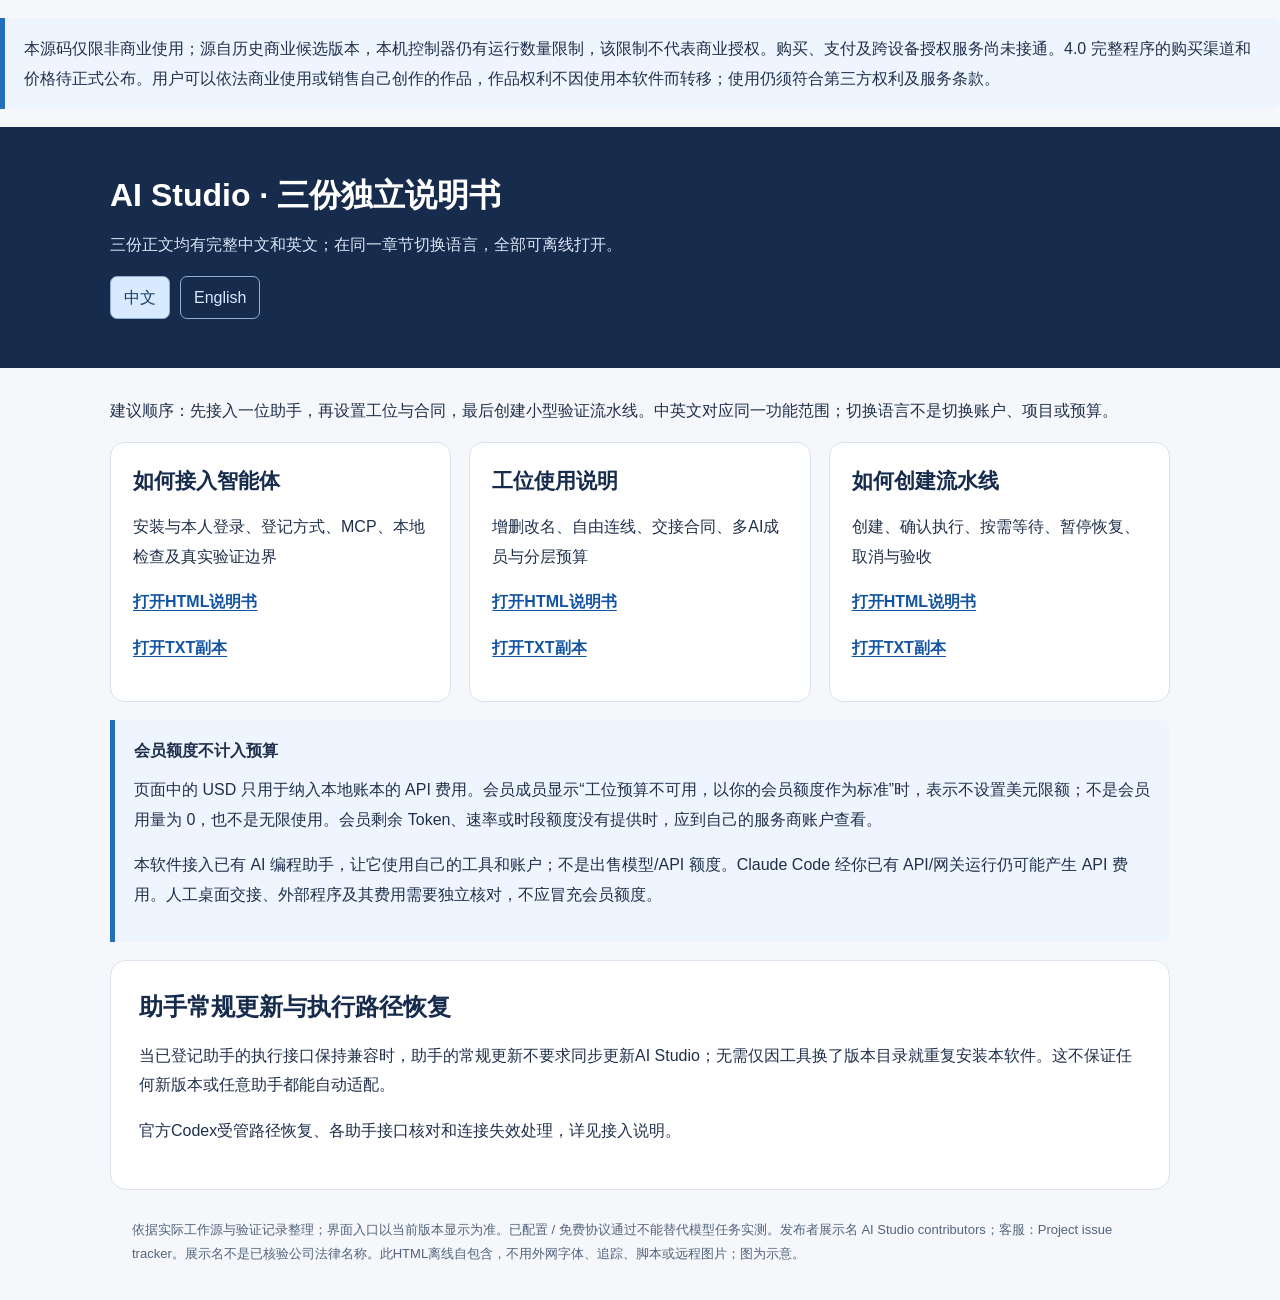
<file: client/ui/manuals/index.html>
<!doctype html><html lang="zh-CN"><head><meta charset="utf-8"><meta name="viewport" content="width=device-width,initial-scale=1"><title>AI Studio · 三份独立说明书</title><style>*{box-sizing:border-box}html{scroll-behavior:smooth}body{margin:0;background:#f5f7fb;color:#20304b;font-family:"Microsoft YaHei","PingFang SC","Segoe UI",sans-serif;font-size:16px;line-height:1.85}a{color:#1354a2;text-decoration-thickness:1px;text-underline-offset:3px}header{background:#172b4d;color:#fff;padding:34px 24px}header .wrap{max-width:1060px;margin:auto}header a{color:#d7eaff}h1{font-size:32px;line-height:1.4;margin:12px 0}h2{font-size:24px;line-height:1.5;margin:0 0 16px;color:#172b4d}h3{font-size:19px;margin:24px 0 9px}p{margin:10px 0 16px}.subtitle{color:#d8e5f5;max-width:870px}.crumb{font-size:14px}.layout{max-width:1100px;margin:26px auto;display:grid;grid-template-columns:220px minmax(0,1fr);gap:24px;padding:0 20px}.toc{position:sticky;top:18px;align-self:start;background:white;border:1px solid #d9e1ee;border-radius:14px;padding:18px;font-size:14px}.toc strong{display:block;margin-bottom:12px}.toc a{display:block;margin:10px 0;text-decoration:none}.toc .other{border-top:1px solid #dde4ef;margin-top:16px;padding-top:12px}.section{background:white;border:1px solid #dce3ee;border-radius:16px;padding:28px;margin-bottom:22px;scroll-margin-top:18px}.note{border-left:5px solid #2270bd;background:#eef5ff;border-radius:0 10px 10px 0;padding:16px 19px;margin:18px 0}.warning{border-color:#ba7529;background:#fff5e7}.success{border-color:#278069;background:#eff8f3}.version{border:2px solid #5c66a0;background:#f4f4ff;border-radius:12px;padding:18px 20px;margin:20px 0}.version strong{color:#323d77}.tag{display:inline-block;border-radius:30px;padding:2px 10px;font-size:13px;background:#e9f0f8;color:#314764;margin:0 5px 5px 0}ol,ul{padding-left:25px;margin:15px 0}li{margin:11px 0}li strong{color:#162b49}table{border-collapse:collapse;width:100%;font-size:14px;line-height:1.7;margin:18px 0}th,td{border:1px solid #d8e1ee;padding:12px 13px;text-align:left;vertical-align:top;overflow-wrap:anywhere}th{background:#edf3fb;color:#1d3d69}.table-wrap{overflow:auto}code{font-family:Consolas,"Microsoft YaHei",monospace;font-size:.92em;background:#edf2f8;border-radius:5px;padding:2px 5px;overflow-wrap:anywhere}pre{white-space:pre-wrap;background:#182b46;color:#edf6ff;padding:18px;border-radius:10px;overflow-wrap:anywhere;font-family:Consolas,"Microsoft YaHei",monospace;font-size:14px}.figure{margin:22px 0;padding:16px;background:#f5f8fe;border:1px solid #dce5f3;border-radius:12px}svg{width:100%;height:auto;display:block}.caption{font-size:13px;color:#51647d;margin:12px 0 0}.cards{display:grid;grid-template-columns:repeat(3,minmax(0,1fr));gap:18px}.card{border:1px solid #d7e1ef;border-radius:14px;padding:22px;background:white}.card h2{font-size:21px}.card a{font-weight:bold}.steps{counter-reset:step}.footer{max-width:1060px;margin:20px auto 34px;padding:0 22px;color:#51647d;font-size:13px}.print{border:1px solid #6885af;border-radius:8px;background:white;padding:8px 13px;font:inherit;cursor:pointer}.meta{font-size:13px;color:#65778e}.bottomnav{display:flex;gap:15px;flex-wrap:wrap;justify-content:space-between;margin:24px 0}@media(max-width:800px){.layout{grid-template-columns:1fr}.toc{position:static}.cards{grid-template-columns:1fr}h1{font-size:27px}.section{padding:21px}.layout{padding:0 12px}th,td{padding:10px}}@media print{body{background:white;font-size:11pt}.layout{display:block;margin:0;padding:0}.toc,.print,.bottomnav{display:none}header{background:white;color:#152943;padding:5px 0 20px}header a,.subtitle{color:#20304b}.section{border:none;border-radius:0;padding:12px 0;margin:0;break-inside:auto}h2,h3{break-after:avoid}.figure,.note,.version,table{break-inside:avoid}.footer{padding:0;margin:20px 0}.cards{display:block}a{color:inherit}}.langbar{display:flex;gap:10px;flex-wrap:wrap;margin:15px 0}.langbar a{display:inline-block;padding:6px 13px;border:1px solid #90afd0;border-radius:7px;text-decoration:none}.langbar .active{background:#d8eaff;color:#183b64}.small{font-size:13px}.audience{font-size:14px;border-top:1px solid #dce3ee;padding-top:12px}.draft{border:2px solid #c98532;padding:16px;border-radius:12px;background:#fff5e7}.toc{max-height:calc(100vh - 36px);overflow:auto}html[lang="en"] body{font-family:"Segoe UI",Arial,sans-serif;line-height:1.7}html[lang="en"] .toc{font-size:13px}html[lang="en"] h1{font-size:30px}@media print{.langbar{display:none}.toc{max-height:none}}</style></head><body><aside class="note" lang="zh-CN">本源码仅限非商业使用；源自历史商业候选版本，本机控制器仍有运行数量限制，该限制不代表商业授权。购买、支付及跨设备授权服务尚未接通。4.0 完整程序的购买渠道和价格待正式公布。用户可以依法商业使用或销售自己创作的作品，作品权利不因使用本软件而转移；使用仍须符合第三方权利及服务条款。</aside><header><div class="wrap"><h1>AI Studio · 三份独立说明书</h1><p class="subtitle">三份正文均有完整中文和英文；在同一章节切换语言，全部可离线打开。</p><nav class="langbar" aria-label="Language"><a lang="zh-CN" class="active" href="index.html">中文</a><a lang="en" class="" href="index.en.html">English</a></nav></div></header><main style="max-width:1100px;margin:28px auto;padding:0 20px"><p>建议顺序：先接入一位助手，再设置工位与合同，最后创建小型验证流水线。中英文对应同一功能范围；切换语言不是切换账户、项目或预算。</p><div class="cards"><div class="card"><h2>如何接入智能体</h2><p>安装与本人登录、登记方式、MCP、本地检查及真实验证边界</p><p><a href="01_connect_agents.html">打开HTML说明书</a></p><p><a href="01_connect_agents_zh.txt">打开TXT副本</a></p></div><div class="card"><h2>工位使用说明</h2><p>增删改名、自由连线、交接合同、多AI成员与分层预算</p><p><a href="02_stations.html">打开HTML说明书</a></p><p><a href="02_stations_zh.txt">打开TXT副本</a></p></div><div class="card"><h2>如何创建流水线</h2><p>创建、确认执行、按需等待、暂停恢复、取消与验收</p><p><a href="03_pipelines.html">打开HTML说明书</a></p><p><a href="03_pipelines_zh.txt">打开TXT副本</a></p></div></div><div class="note"><strong>会员额度不计入预算</strong><p>页面中的 USD 只用于纳入本地账本的 API 费用。会员成员显示“工位预算不可用，以你的会员额度作为标准”时，表示不设置美元限额；不是会员用量为 0，也不是无限使用。会员剩余 Token、速率或时段额度没有提供时，应到自己的服务商账户查看。</p><p>本软件接入已有 AI 编程助手，让它使用自己的工具和账户；不是出售模型/API 额度。Claude Code 经你已有 API/网关运行仍可能产生 API 费用。人工桌面交接、外部程序及其费用需要独立核对，不应冒充会员额度。</p></div><section class="section" id="assistant-compatibility-update-20261010"><h2>助手常规更新与执行路径恢复</h2><p>当已登记助手的执行接口保持兼容时，助手的常规更新不要求同步更新AI Studio；无需仅因工具换了版本目录就重复安装本软件。这不保证任何新版本或任意助手都能自动适配。</p><p>官方Codex受管路径恢复、各助手接口核对和连接失效处理，详见接入说明。</p></section></main><footer class="footer"><p>依据实际工作源与验证记录整理；界面入口以当前版本显示为准。已配置 / 免费协议通过不能替代模型任务实测。发布者展示名 AI Studio contributors；客服：Project issue tracker。展示名不是已核验公司法律名称。此HTML离线自包含，不用外网字体、追踪、脚本或远程图片；图为示意。</p></footer></body></html>
</file>
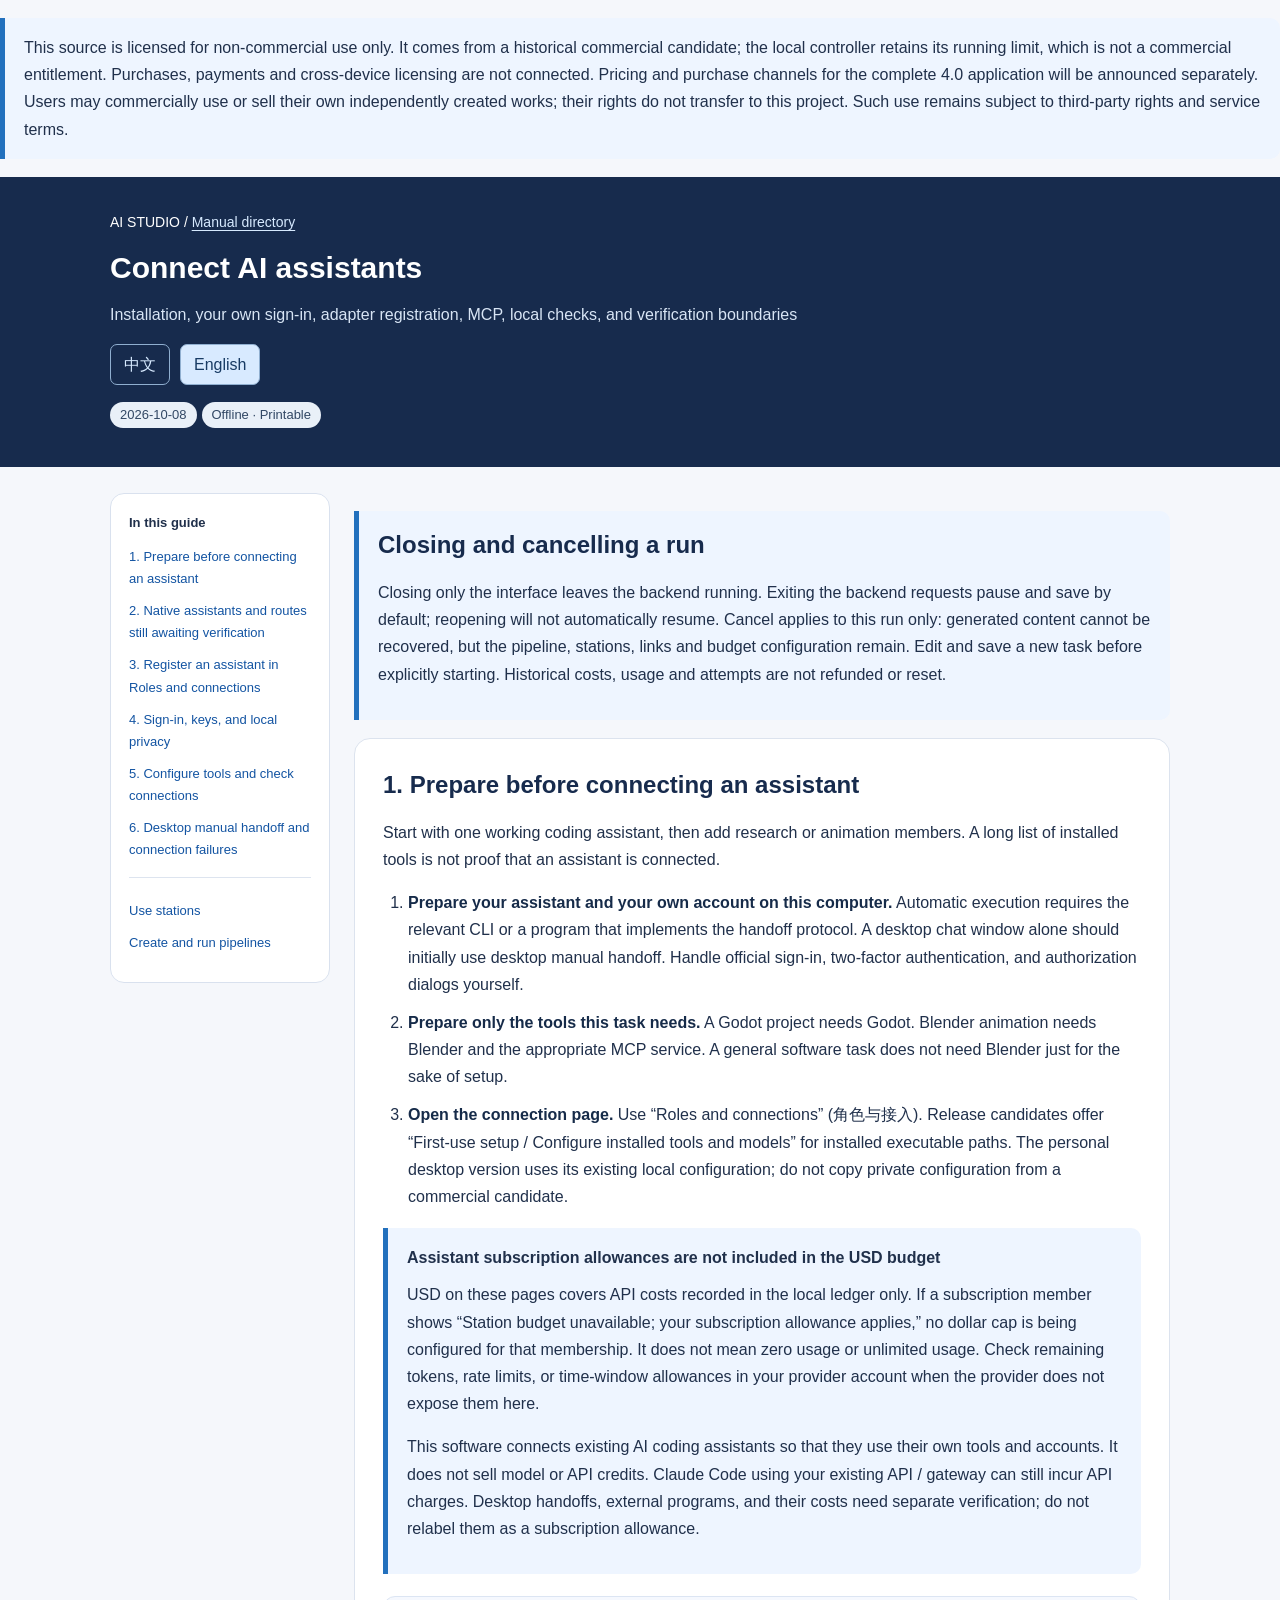
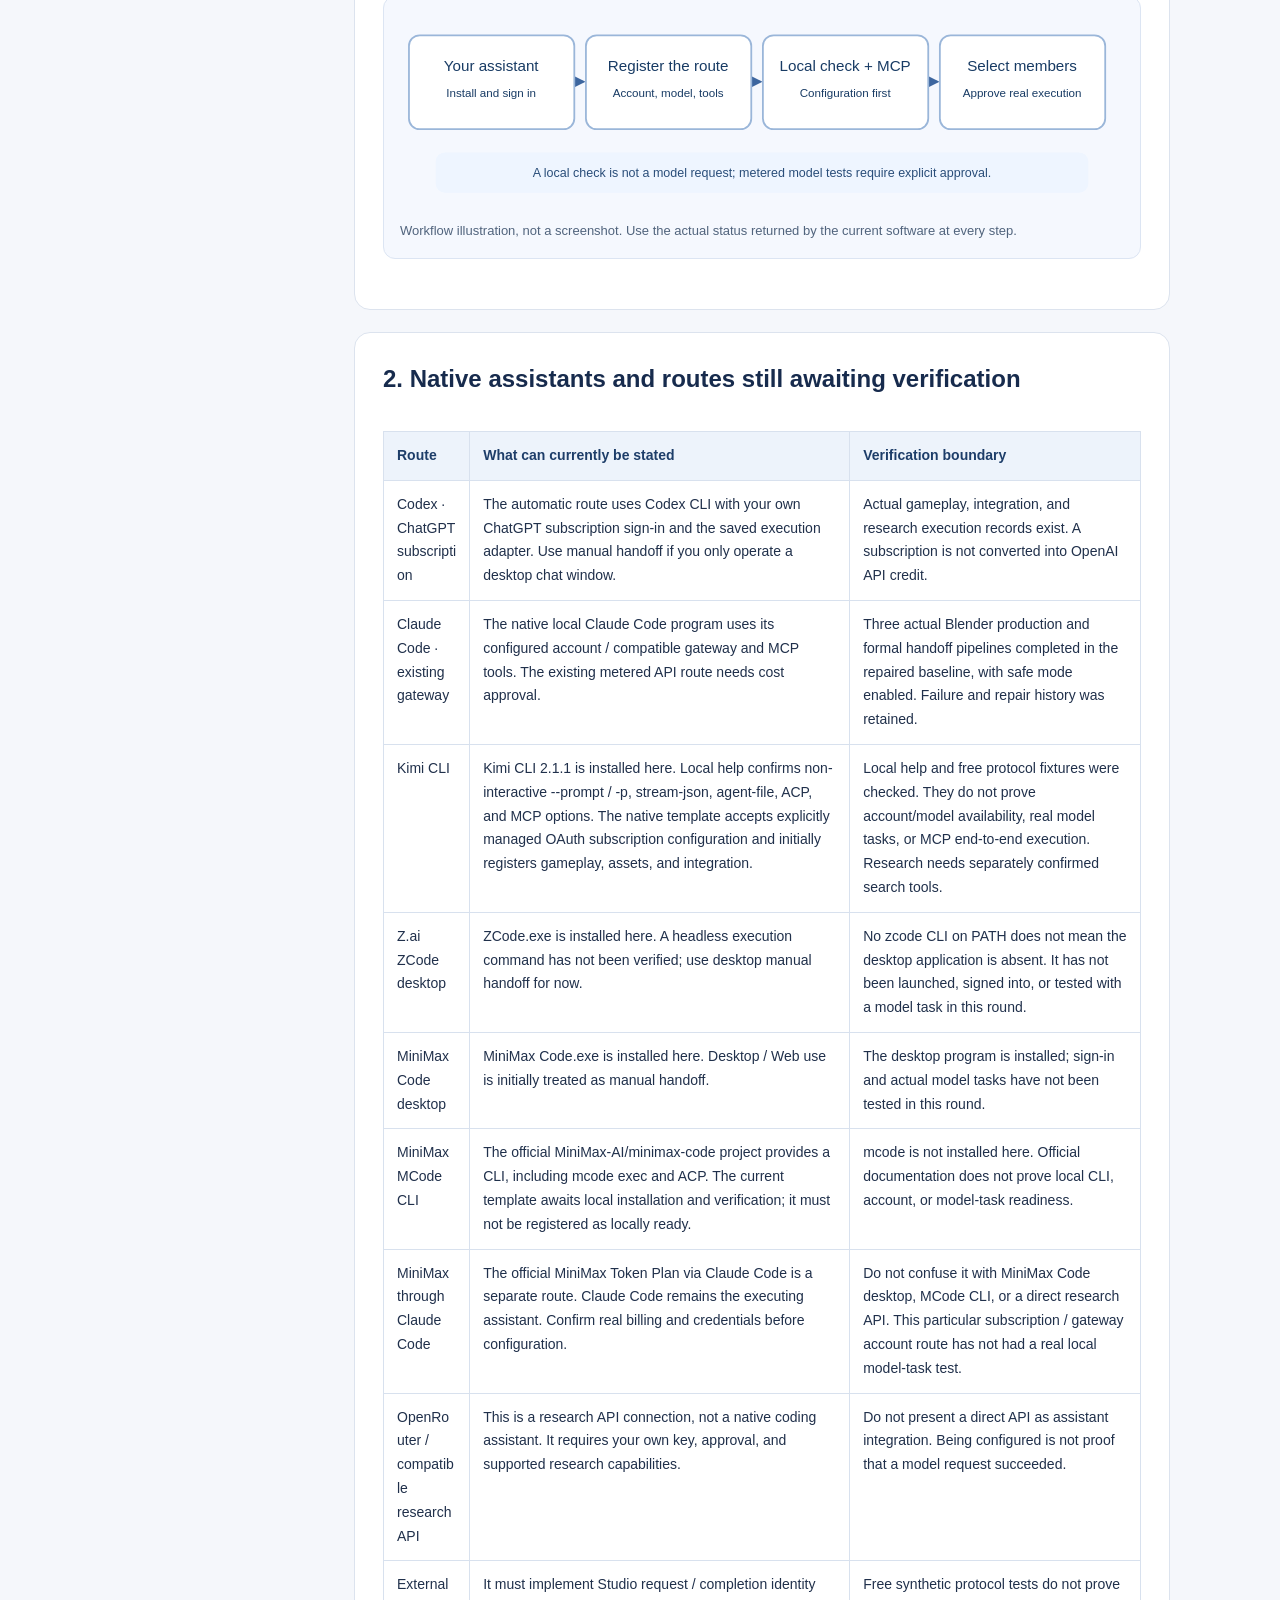
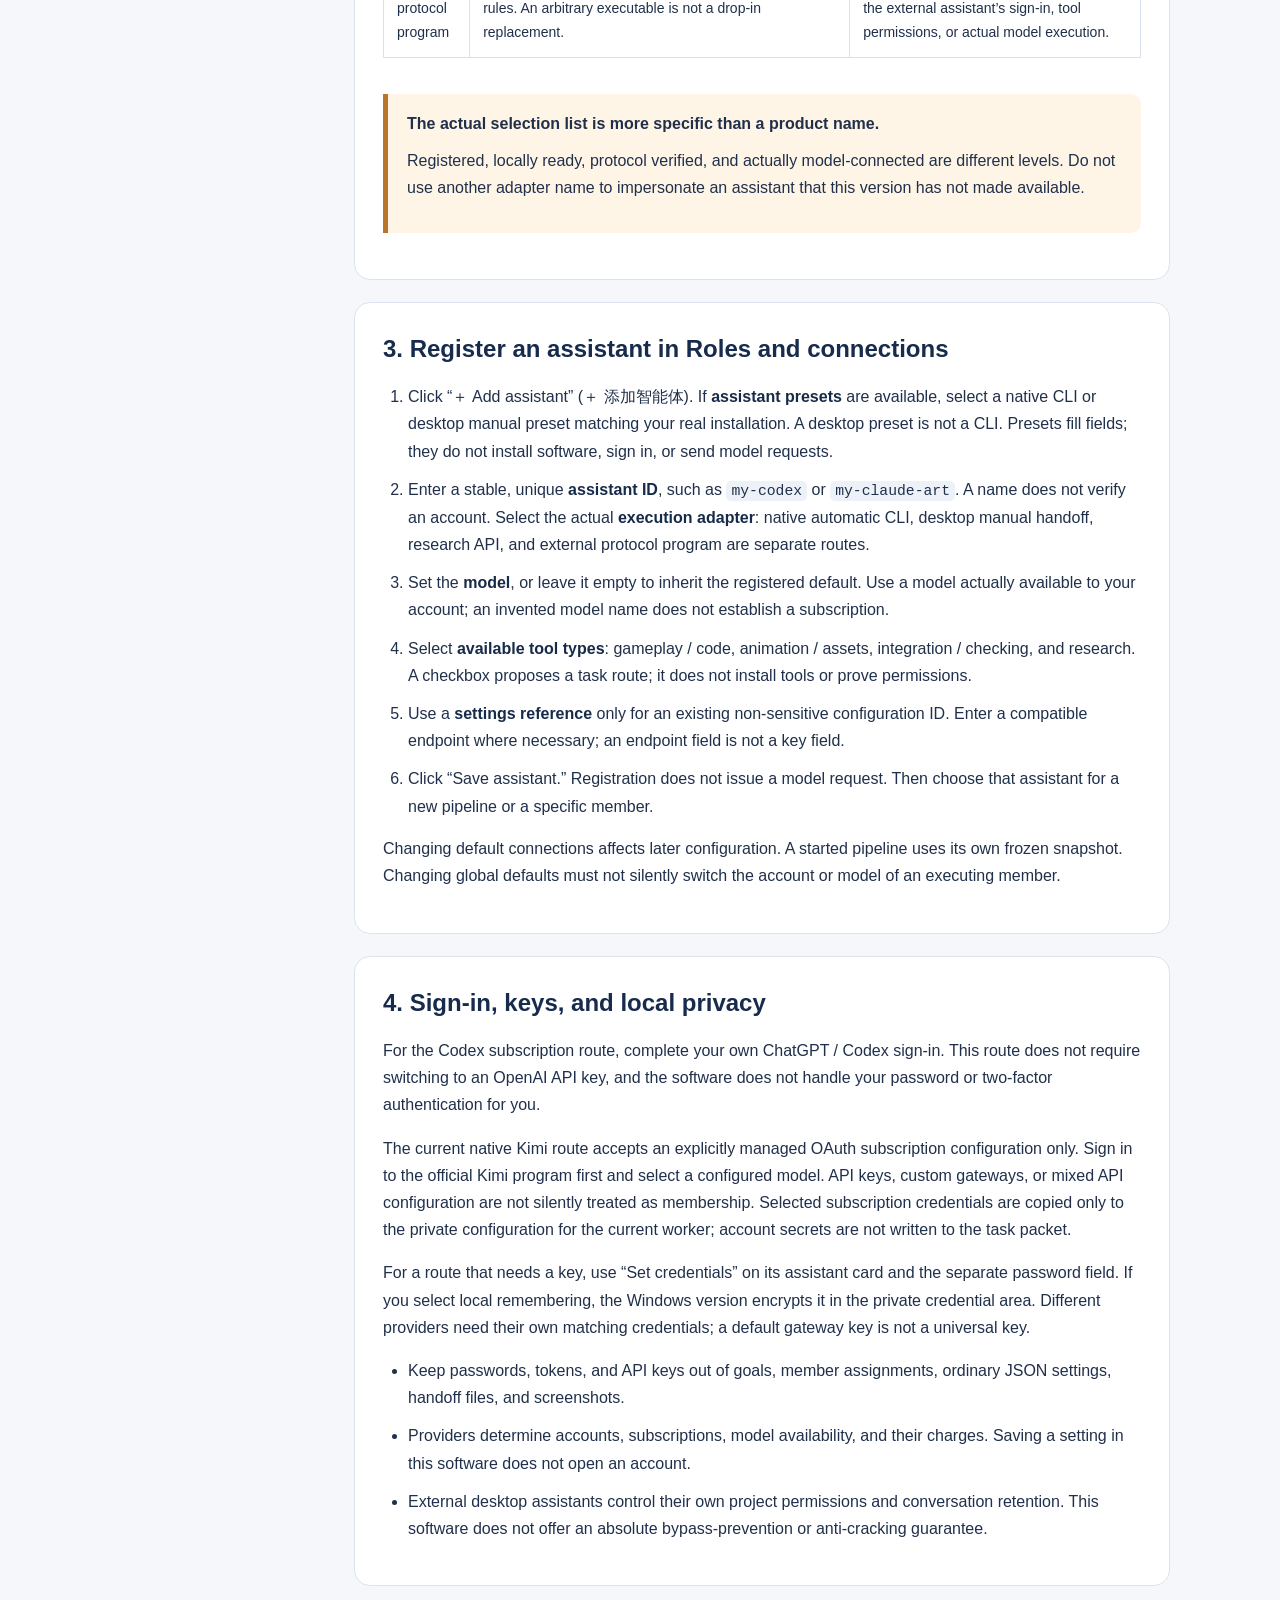
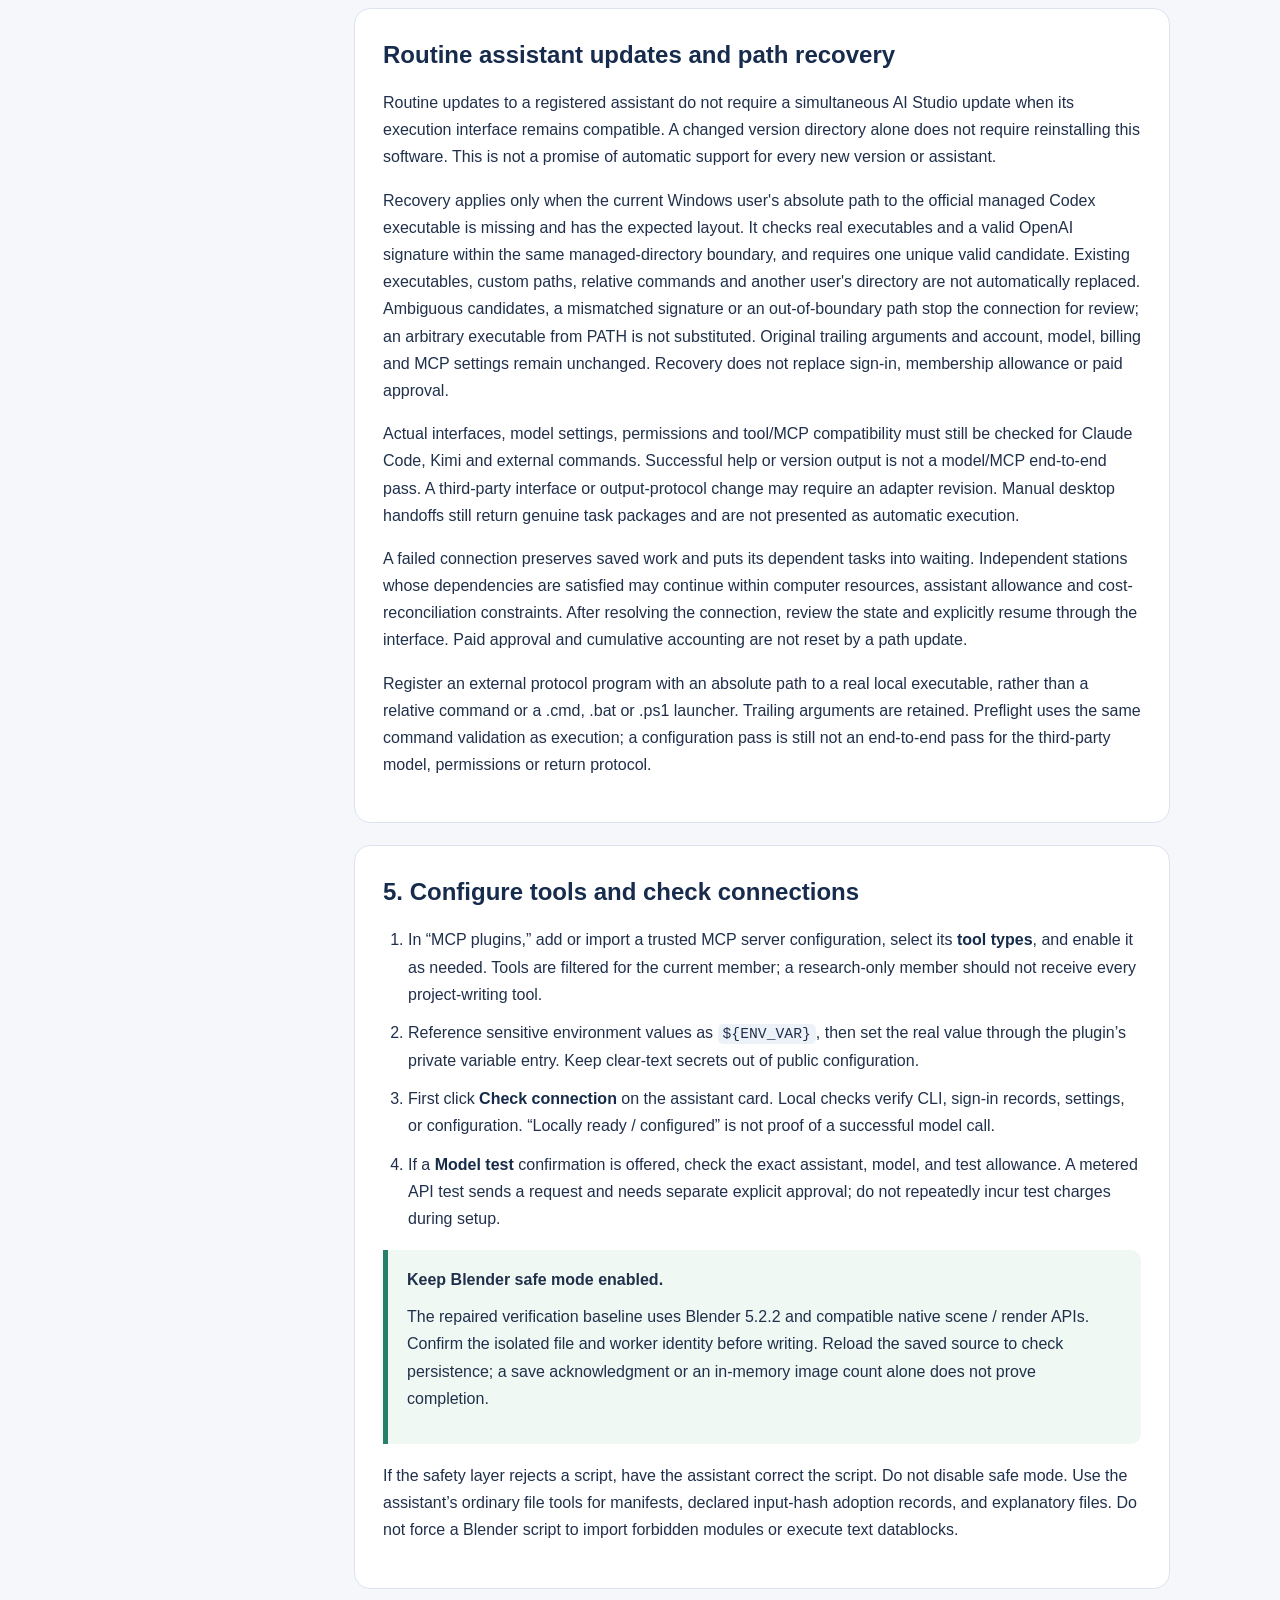
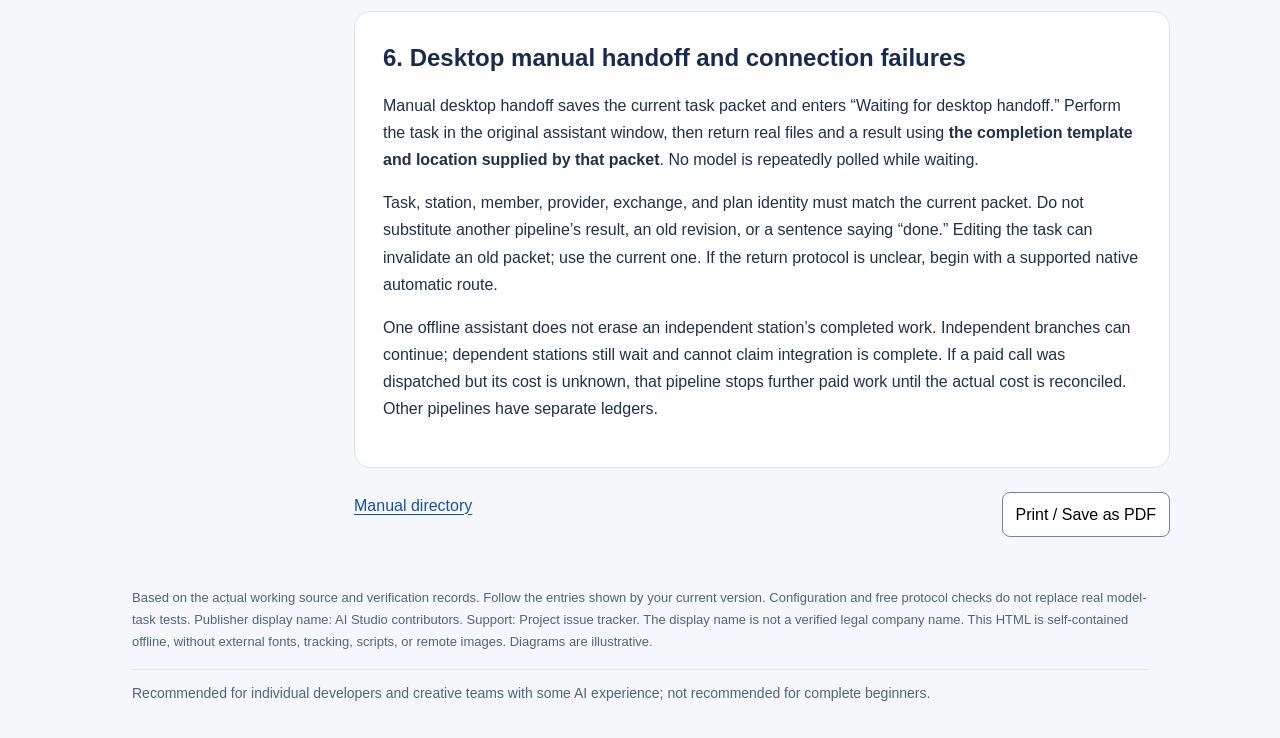
<file: client/ui/manuals/01_connect_agents.en.html>
<!doctype html><html lang="en"><head><meta charset="utf-8"><meta name="viewport" content="width=device-width,initial-scale=1"><title>AI Studio · Connect AI assistants</title><style>*{box-sizing:border-box}html{scroll-behavior:smooth}body{margin:0;background:#f5f7fb;color:#20304b;font-family:"Microsoft YaHei","PingFang SC","Segoe UI",sans-serif;font-size:16px;line-height:1.85}a{color:#1354a2;text-decoration-thickness:1px;text-underline-offset:3px}header{background:#172b4d;color:#fff;padding:34px 24px}header .wrap{max-width:1060px;margin:auto}header a{color:#d7eaff}h1{font-size:32px;line-height:1.4;margin:12px 0}h2{font-size:24px;line-height:1.5;margin:0 0 16px;color:#172b4d}h3{font-size:19px;margin:24px 0 9px}p{margin:10px 0 16px}.subtitle{color:#d8e5f5;max-width:870px}.crumb{font-size:14px}.layout{max-width:1100px;margin:26px auto;display:grid;grid-template-columns:220px minmax(0,1fr);gap:24px;padding:0 20px}.toc{position:sticky;top:18px;align-self:start;background:white;border:1px solid #d9e1ee;border-radius:14px;padding:18px;font-size:14px}.toc strong{display:block;margin-bottom:12px}.toc a{display:block;margin:10px 0;text-decoration:none}.toc .other{border-top:1px solid #dde4ef;margin-top:16px;padding-top:12px}.section{background:white;border:1px solid #dce3ee;border-radius:16px;padding:28px;margin-bottom:22px;scroll-margin-top:18px}.note{border-left:5px solid #2270bd;background:#eef5ff;border-radius:0 10px 10px 0;padding:16px 19px;margin:18px 0}.warning{border-color:#ba7529;background:#fff5e7}.success{border-color:#278069;background:#eff8f3}.version{border:2px solid #5c66a0;background:#f4f4ff;border-radius:12px;padding:18px 20px;margin:20px 0}.version strong{color:#323d77}.tag{display:inline-block;border-radius:30px;padding:2px 10px;font-size:13px;background:#e9f0f8;color:#314764;margin:0 5px 5px 0}ol,ul{padding-left:25px;margin:15px 0}li{margin:11px 0}li strong{color:#162b49}table{border-collapse:collapse;width:100%;font-size:14px;line-height:1.7;margin:18px 0}th,td{border:1px solid #d8e1ee;padding:12px 13px;text-align:left;vertical-align:top;overflow-wrap:anywhere}th{background:#edf3fb;color:#1d3d69}.table-wrap{overflow:auto}code{font-family:Consolas,"Microsoft YaHei",monospace;font-size:.92em;background:#edf2f8;border-radius:5px;padding:2px 5px;overflow-wrap:anywhere}pre{white-space:pre-wrap;background:#182b46;color:#edf6ff;padding:18px;border-radius:10px;overflow-wrap:anywhere;font-family:Consolas,"Microsoft YaHei",monospace;font-size:14px}.figure{margin:22px 0;padding:16px;background:#f5f8fe;border:1px solid #dce5f3;border-radius:12px}svg{width:100%;height:auto;display:block}.caption{font-size:13px;color:#51647d;margin:12px 0 0}.cards{display:grid;grid-template-columns:repeat(3,minmax(0,1fr));gap:18px}.card{border:1px solid #d7e1ef;border-radius:14px;padding:22px;background:white}.card h2{font-size:21px}.card a{font-weight:bold}.steps{counter-reset:step}.footer{max-width:1060px;margin:20px auto 34px;padding:0 22px;color:#51647d;font-size:13px}.print{border:1px solid #6885af;border-radius:8px;background:white;padding:8px 13px;font:inherit;cursor:pointer}.meta{font-size:13px;color:#65778e}.bottomnav{display:flex;gap:15px;flex-wrap:wrap;justify-content:space-between;margin:24px 0}@media(max-width:800px){.layout{grid-template-columns:1fr}.toc{position:static}.cards{grid-template-columns:1fr}h1{font-size:27px}.section{padding:21px}.layout{padding:0 12px}th,td{padding:10px}}@media print{body{background:white;font-size:11pt}.layout{display:block;margin:0;padding:0}.toc,.print,.bottomnav{display:none}header{background:white;color:#152943;padding:5px 0 20px}header a,.subtitle{color:#20304b}.section{border:none;border-radius:0;padding:12px 0;margin:0;break-inside:auto}h2,h3{break-after:avoid}.figure,.note,.version,table{break-inside:avoid}.footer{padding:0;margin:20px 0}.cards{display:block}a{color:inherit}}.langbar{display:flex;gap:10px;flex-wrap:wrap;margin:15px 0}.langbar a{display:inline-block;padding:6px 13px;border:1px solid #90afd0;border-radius:7px;text-decoration:none}.langbar .active{background:#d8eaff;color:#183b64}.small{font-size:13px}.audience{font-size:14px;border-top:1px solid #dce3ee;padding-top:12px}.draft{border:2px solid #c98532;padding:16px;border-radius:12px;background:#fff5e7}.toc{max-height:calc(100vh - 36px);overflow:auto}html[lang="en"] body{font-family:"Segoe UI",Arial,sans-serif;line-height:1.7}html[lang="en"] .toc{font-size:13px}html[lang="en"] h1{font-size:30px}@media print{.langbar{display:none}.toc{max-height:none}}</style></head><body><aside class="note" lang="en">This source is licensed for non-commercial use only. It comes from a historical commercial candidate; the local controller retains its running limit, which is not a commercial entitlement. Purchases, payments and cross-device licensing are not connected. Pricing and purchase channels for the complete 4.0 application will be announced separately. Users may commercially use or sell their own independently created works; their rights do not transfer to this project. Such use remains subject to third-party rights and service terms.</aside><header><div class="wrap"><div class="crumb">AI STUDIO / <a href="index.en.html">Manual directory</a></div><h1>Connect AI assistants</h1><p class="subtitle">Installation, your own sign-in, adapter registration, MCP, local checks, and verification boundaries</p><nav class="langbar" aria-label="Language"><a lang="zh-CN" class="" href="01_connect_agents.html">中文</a><a lang="en" class="active" href="01_connect_agents.en.html">English</a></nav><span class="tag">2026-10-08</span><span class="tag">Offline · Printable</span></div></header><div class="layout"><aside class="toc"><strong>In this guide</strong><a href="#before">1. Prepare before connecting an assistant</a><a href="#matrix">2. Native assistants and routes still awaiting verification</a><a href="#register">3. Register an assistant in Roles and connections</a><a href="#credentials">4. Sign-in, keys, and local privacy</a><a href="#mcp">5. Configure tools and check connections</a><a href="#manual">6. Desktop manual handoff and connection failures</a><div class="other"><a href="02_stations.en.html">Use stations</a><a href="03_pipelines.en.html">Create and run pipelines</a></div></aside><article><div class="note"><h2>Closing and cancelling a run</h2><p>Closing only the interface leaves the backend running. Exiting the backend requests pause and save by default; reopening will not automatically resume. Cancel applies to this run only: generated content cannot be recovered, but the pipeline, stations, links and budget configuration remain. Edit and save a new task before explicitly starting. Historical costs, usage and attempts are not refunded or reset.</p></div><section class="section" id="before"><h2>1. Prepare before connecting an assistant</h2><p>Start with one working coding assistant, then add research or animation members. A long list of installed tools is not proof that an assistant is connected.</p><ol><li><strong>Prepare your assistant and your own account on this computer.</strong> Automatic execution requires the relevant CLI or a program that implements the handoff protocol. A desktop chat window alone should initially use desktop manual handoff. Handle official sign-in, two-factor authentication, and authorization dialogs yourself.</li><li><strong>Prepare only the tools this task needs.</strong> A Godot project needs Godot. Blender animation needs Blender and the appropriate MCP service. A general software task does not need Blender just for the sake of setup.</li><li><strong>Open the connection page.</strong> Use “Roles and connections” (角色与接入). Release candidates offer “First-use setup / Configure installed tools and models” for installed executable paths. The personal desktop version uses its existing local configuration; do not copy private configuration from a commercial candidate.</li></ol><div class="note"><strong>Assistant subscription allowances are not included in the USD budget</strong>
<p>USD on these pages covers API costs recorded in the local ledger only. If a subscription member shows “Station budget unavailable; your subscription allowance applies,” no dollar cap is being configured for that membership. It does not mean zero usage or unlimited usage. Check remaining tokens, rate limits, or time-window allowances in your provider account when the provider does not expose them here.</p>
<p>This software connects existing AI coding assistants so that they use their own tools and accounts. It does not sell model or API credits. Claude Code using your existing API / gateway can still incur API charges. Desktop handoffs, external programs, and their costs need separate verification; do not relabel them as a subscription allowance.</p></div><figure class="figure"><svg viewBox="0 0 810 218" role="img" aria-label="A local check is not a model request; metered model tests require explicit approval."><defs><marker id="connect-en" markerWidth="8" markerHeight="8" refX="7" refY="4" orient="auto"><path d="M0 0L8 4L0 8Z" fill="#3d669f"/></marker></defs><g font-family="Segoe UI,sans-serif" text-anchor="middle"><g stroke="#3d669f" stroke-width="2.5"><path d="M195 77H205" marker-end="url(#connect-en)"/><path d="M393 77H403" marker-end="url(#connect-en)"/><path d="M591 77H601" marker-end="url(#connect-en)"/></g><g fill="#fff" stroke="#9ab6d9" stroke-width="2"><rect x="10" y="25" width="185" height="105" rx="12"/><rect x="208" y="25" width="185" height="105" rx="12"/><rect x="406" y="25" width="185" height="105" rx="12"/><rect x="604" y="25" width="185" height="105" rx="12"/></g><g font-size="17" fill="#183b64"><text x="102" y="65">Your assistant</text><text x="102" y="94" class="small">Install and sign in</text><text x="300" y="65">Register the route</text><text x="300" y="94" class="small">Account, model, tools</text><text x="498" y="65">Local check + MCP</text><text x="498" y="94" class="small">Configuration first</text><text x="696" y="65">Select members</text><text x="696" y="94" class="small">Approve real execution</text></g><rect x="40" y="156" width="730" height="45" rx="10" fill="#eef5ff"/><text x="405" y="184" font-size="14" fill="#294d79">A local check is not a model request; metered model tests require explicit approval.</text></g></svg><figcaption class="caption">Workflow illustration, not a screenshot. Use the actual status returned by the current software at every step.</figcaption></figure></section><section class="section" id="matrix"><h2>2. Native assistants and routes still awaiting verification</h2><div class="table-wrap"><table><thead><tr><th>Route</th><th>What can currently be stated</th><th>Verification boundary</th></tr></thead><tbody><tr><td>Codex · ChatGPT subscription</td><td>The automatic route uses Codex CLI with your own ChatGPT subscription sign-in and the saved execution adapter. Use manual handoff if you only operate a desktop chat window.</td><td>Actual gameplay, integration, and research execution records exist. A subscription is not converted into OpenAI API credit.</td></tr><tr><td>Claude Code · existing gateway</td><td>The native local Claude Code program uses its configured account / compatible gateway and MCP tools. The existing metered API route needs cost approval.</td><td>Three actual Blender production and formal handoff pipelines completed in the repaired baseline, with safe mode enabled. Failure and repair history was retained.</td></tr><tr><td>Kimi CLI</td><td>Kimi CLI 2.1.1 is installed here. Local help confirms non-interactive --prompt / -p, stream-json, agent-file, ACP, and MCP options. The native template accepts explicitly managed OAuth subscription configuration and initially registers gameplay, assets, and integration.</td><td>Local help and free protocol fixtures were checked. They do not prove account/model availability, real model tasks, or MCP end-to-end execution. Research needs separately confirmed search tools.</td></tr><tr><td>Z.ai ZCode desktop</td><td>ZCode.exe is installed here. A headless execution command has not been verified; use desktop manual handoff for now.</td><td>No zcode CLI on PATH does not mean the desktop application is absent. It has not been launched, signed into, or tested with a model task in this round.</td></tr><tr><td>MiniMax Code desktop</td><td>MiniMax Code.exe is installed here. Desktop / Web use is initially treated as manual handoff.</td><td>The desktop program is installed; sign-in and actual model tasks have not been tested in this round.</td></tr><tr><td>MiniMax MCode CLI</td><td>The official MiniMax-AI/minimax-code project provides a CLI, including mcode exec and ACP. The current template awaits local installation and verification; it must not be registered as locally ready.</td><td>mcode is not installed here. Official documentation does not prove local CLI, account, or model-task readiness.</td></tr><tr><td>MiniMax through Claude Code</td><td>The official MiniMax Token Plan via Claude Code is a separate route. Claude Code remains the executing assistant. Confirm real billing and credentials before configuration.</td><td>Do not confuse it with MiniMax Code desktop, MCode CLI, or a direct research API. This particular subscription / gateway account route has not had a real local model-task test.</td></tr><tr><td>OpenRouter / compatible research API</td><td>This is a research API connection, not a native coding assistant. It requires your own key, approval, and supported research capabilities.</td><td>Do not present a direct API as assistant integration. Being configured is not proof that a model request succeeded.</td></tr><tr><td>External protocol program</td><td>It must implement Studio request / completion identity rules. An arbitrary executable is not a drop-in replacement.</td><td>Free synthetic protocol tests do not prove the external assistant’s sign-in, tool permissions, or actual model execution.</td></tr></tbody></table></div><div class="note warning"><strong>The actual selection list is more specific than a product name.</strong><p>Registered, locally ready, protocol verified, and actually model-connected are different levels. Do not use another adapter name to impersonate an assistant that this version has not made available.</p></div></section><section class="section" id="register"><h2>3. Register an assistant in Roles and connections</h2><ol><li>Click “＋ Add assistant” (＋ 添加智能体). If <strong>assistant presets</strong> are available, select a native CLI or desktop manual preset matching your real installation. A desktop preset is not a CLI. Presets fill fields; they do not install software, sign in, or send model requests.</li><li>Enter a stable, unique <strong>assistant ID</strong>, such as <code>my-codex</code> or <code>my-claude-art</code>. A name does not verify an account. Select the actual <strong>execution adapter</strong>: native automatic CLI, desktop manual handoff, research API, and external protocol program are separate routes.</li><li>Set the <strong>model</strong>, or leave it empty to inherit the registered default. Use a model actually available to your account; an invented model name does not establish a subscription.</li><li>Select <strong>available tool types</strong>: gameplay / code, animation / assets, integration / checking, and research. A checkbox proposes a task route; it does not install tools or prove permissions.</li><li>Use a <strong>settings reference</strong> only for an existing non-sensitive configuration ID. Enter a compatible endpoint where necessary; an endpoint field is not a key field.</li><li>Click “Save assistant.” Registration does not issue a model request. Then choose that assistant for a new pipeline or a specific member.</li></ol><p>Changing default connections affects later configuration. A started pipeline uses its own frozen snapshot. Changing global defaults must not silently switch the account or model of an executing member.</p></section><section class="section" id="credentials"><h2>4. Sign-in, keys, and local privacy</h2><p>For the Codex subscription route, complete your own ChatGPT / Codex sign-in. This route does not require switching to an OpenAI API key, and the software does not handle your password or two-factor authentication for you.</p><p>The current native Kimi route accepts an explicitly managed OAuth subscription configuration only. Sign in to the official Kimi program first and select a configured model. API keys, custom gateways, or mixed API configuration are not silently treated as membership. Selected subscription credentials are copied only to the private configuration for the current worker; account secrets are not written to the task packet.</p><p>For a route that needs a key, use “Set credentials” on its assistant card and the separate password field. If you select local remembering, the Windows version encrypts it in the private credential area. Different providers need their own matching credentials; a default gateway key is not a universal key.</p><ul><li>Keep passwords, tokens, and API keys out of goals, member assignments, ordinary JSON settings, handoff files, and screenshots.</li><li>Providers determine accounts, subscriptions, model availability, and their charges. Saving a setting in this software does not open an account.</li><li>External desktop assistants control their own project permissions and conversation retention. This software does not offer an absolute bypass-prevention or anti-cracking guarantee.</li></ul></section><section class="section" id="assistant-compatibility-update-20261010"><h2>Routine assistant updates and path recovery</h2><p>Routine updates to a registered assistant do not require a simultaneous AI Studio update when its execution interface remains compatible. A changed version directory alone does not require reinstalling this software. This is not a promise of automatic support for every new version or assistant.</p><p>Recovery applies only when the current Windows user&#x27;s absolute path to the official managed Codex executable is missing and has the expected layout. It checks real executables and a valid OpenAI signature within the same managed-directory boundary, and requires one unique valid candidate. Existing executables, custom paths, relative commands and another user&#x27;s directory are not automatically replaced. Ambiguous candidates, a mismatched signature or an out-of-boundary path stop the connection for review; an arbitrary executable from PATH is not substituted. Original trailing arguments and account, model, billing and MCP settings remain unchanged. Recovery does not replace sign-in, membership allowance or paid approval.</p><p>Actual interfaces, model settings, permissions and tool/MCP compatibility must still be checked for Claude Code, Kimi and external commands. Successful help or version output is not a model/MCP end-to-end pass. A third-party interface or output-protocol change may require an adapter revision. Manual desktop handoffs still return genuine task packages and are not presented as automatic execution.</p><p>A failed connection preserves saved work and puts its dependent tasks into waiting. Independent stations whose dependencies are satisfied may continue within computer resources, assistant allowance and cost-reconciliation constraints. After resolving the connection, review the state and explicitly resume through the interface. Paid approval and cumulative accounting are not reset by a path update.</p><p>Register an external protocol program with an absolute path to a real local executable, rather than a relative command or a .cmd, .bat or .ps1 launcher. Trailing arguments are retained. Preflight uses the same command validation as execution; a configuration pass is still not an end-to-end pass for the third-party model, permissions or return protocol.</p></section><section class="section" id="mcp"><h2>5. Configure tools and check connections</h2><ol><li>In “MCP plugins,” add or import a trusted MCP server configuration, select its <strong>tool types</strong>, and enable it as needed. Tools are filtered for the current member; a research-only member should not receive every project-writing tool.</li><li>Reference sensitive environment values as <code>${ENV_VAR}</code>, then set the real value through the plugin’s private variable entry. Keep clear-text secrets out of public configuration.</li><li>First click <strong>Check connection</strong> on the assistant card. Local checks verify CLI, sign-in records, settings, or configuration. “Locally ready / configured” is not proof of a successful model call.</li><li>If a <strong>Model test</strong> confirmation is offered, check the exact assistant, model, and test allowance. A metered API test sends a request and needs separate explicit approval; do not repeatedly incur test charges during setup.</li></ol><div class="note success"><strong>Keep Blender safe mode enabled.</strong><p>The repaired verification baseline uses Blender 5.2.2 and compatible native scene / render APIs. Confirm the isolated file and worker identity before writing. Reload the saved source to check persistence; a save acknowledgment or an in-memory image count alone does not prove completion.</p></div><p>If the safety layer rejects a script, have the assistant correct the script. Do not disable safe mode. Use the assistant’s ordinary file tools for manifests, declared input-hash adoption records, and explanatory files. Do not force a Blender script to import forbidden modules or execute text datablocks.</p></section><section class="section" id="manual"><h2>6. Desktop manual handoff and connection failures</h2><p>Manual desktop handoff saves the current task packet and enters “Waiting for desktop handoff.” Perform the task in the original assistant window, then return real files and a result using <strong>the completion template and location supplied by that packet</strong>. No model is repeatedly polled while waiting.</p><p>Task, station, member, provider, exchange, and plan identity must match the current packet. Do not substitute another pipeline’s result, an old revision, or a sentence saying “done.” Editing the task can invalidate an old packet; use the current one. If the return protocol is unclear, begin with a supported native automatic route.</p><p>One offline assistant does not erase an independent station’s completed work. Independent branches can continue; dependent stations still wait and cannot claim integration is complete. If a paid call was dispatched but its cost is unknown, that pipeline stops further paid work until the actual cost is reconciled. Other pipelines have separate ledgers.</p></section><div class="bottomnav"><a href="index.en.html">Manual directory</a><button class="print" type="button" onclick="window.print()">Print / Save as PDF</button></div></article></div><footer class="footer"><p>Based on the actual working source and verification records. Follow the entries shown by your current version. Configuration and free protocol checks do not replace real model-task tests. Publisher display name: AI Studio contributors. Support: Project issue tracker. The display name is not a verified legal company name. This HTML is self-contained offline, without external fonts, tracking, scripts, or remote images. Diagrams are illustrative.</p><p class="audience">Recommended for individual developers and creative teams with some AI experience; not recommended for complete beginners.</p></footer></body></html>
</file>
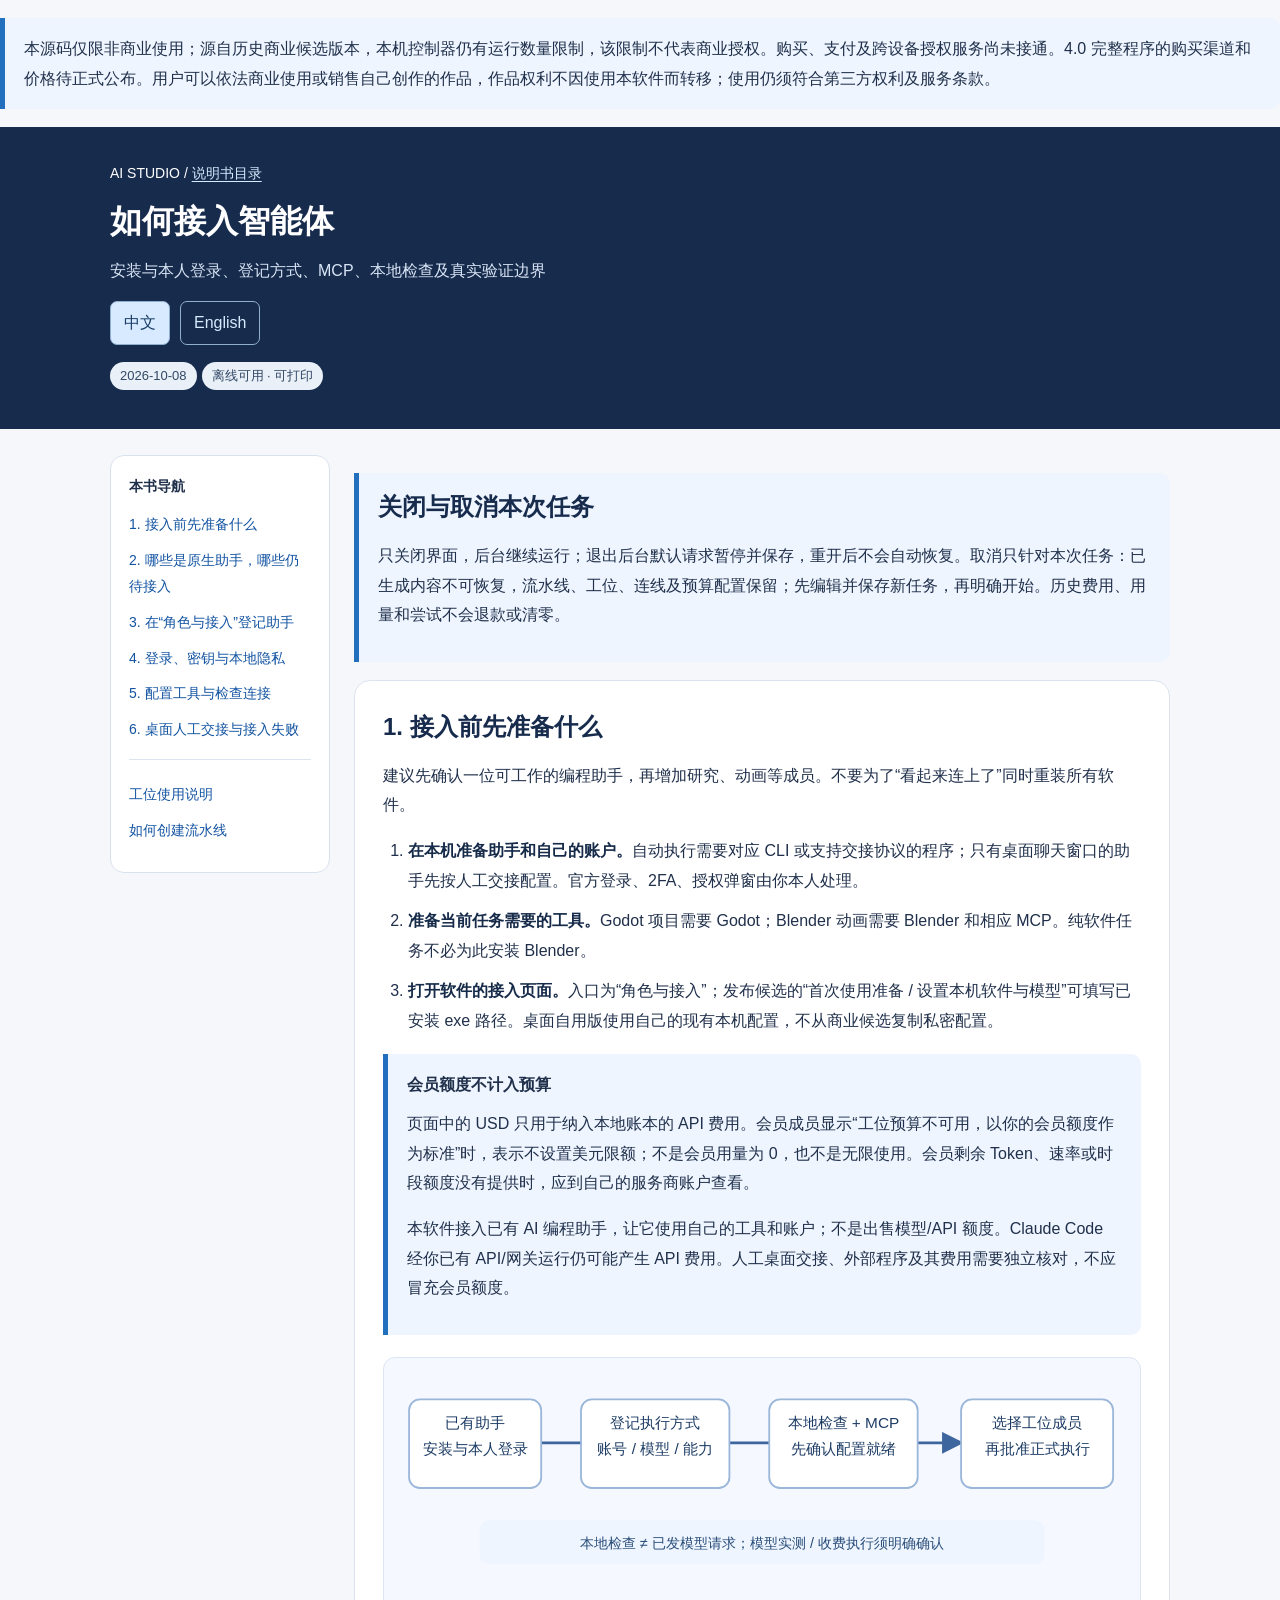
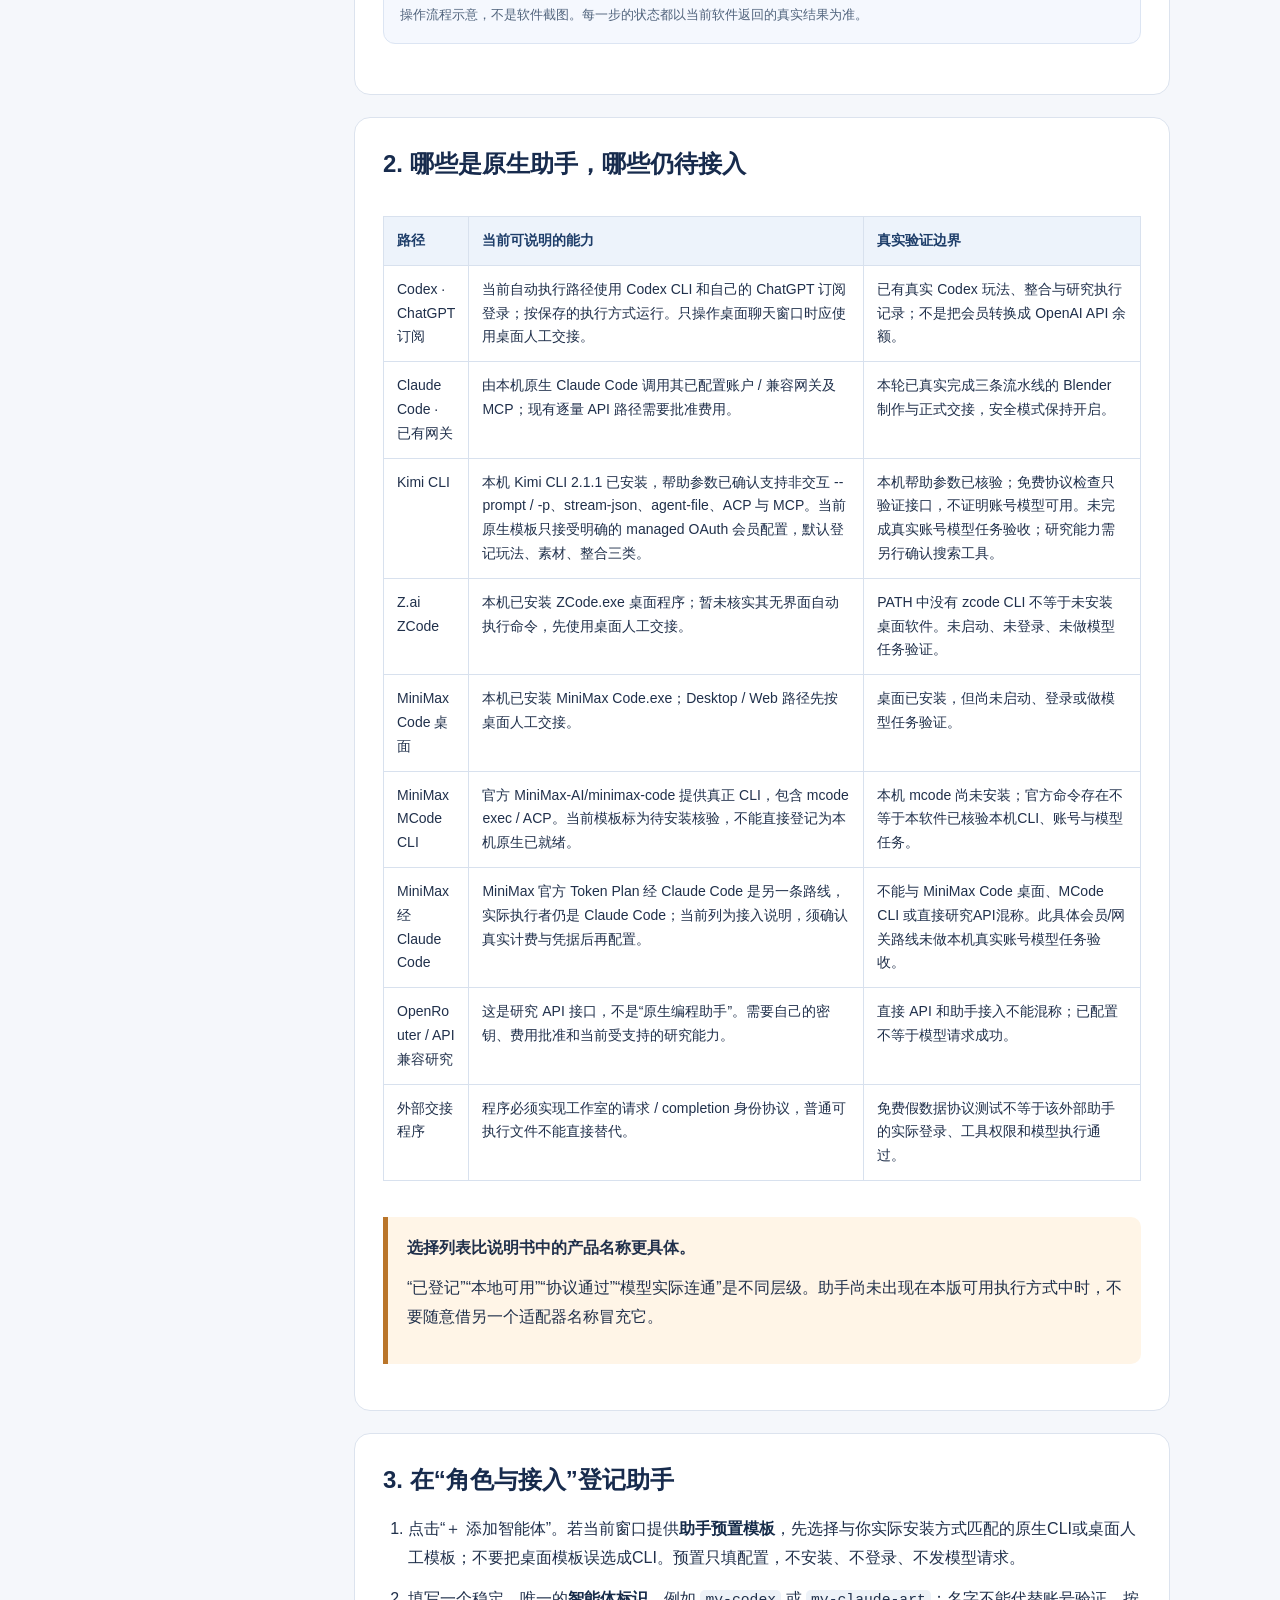
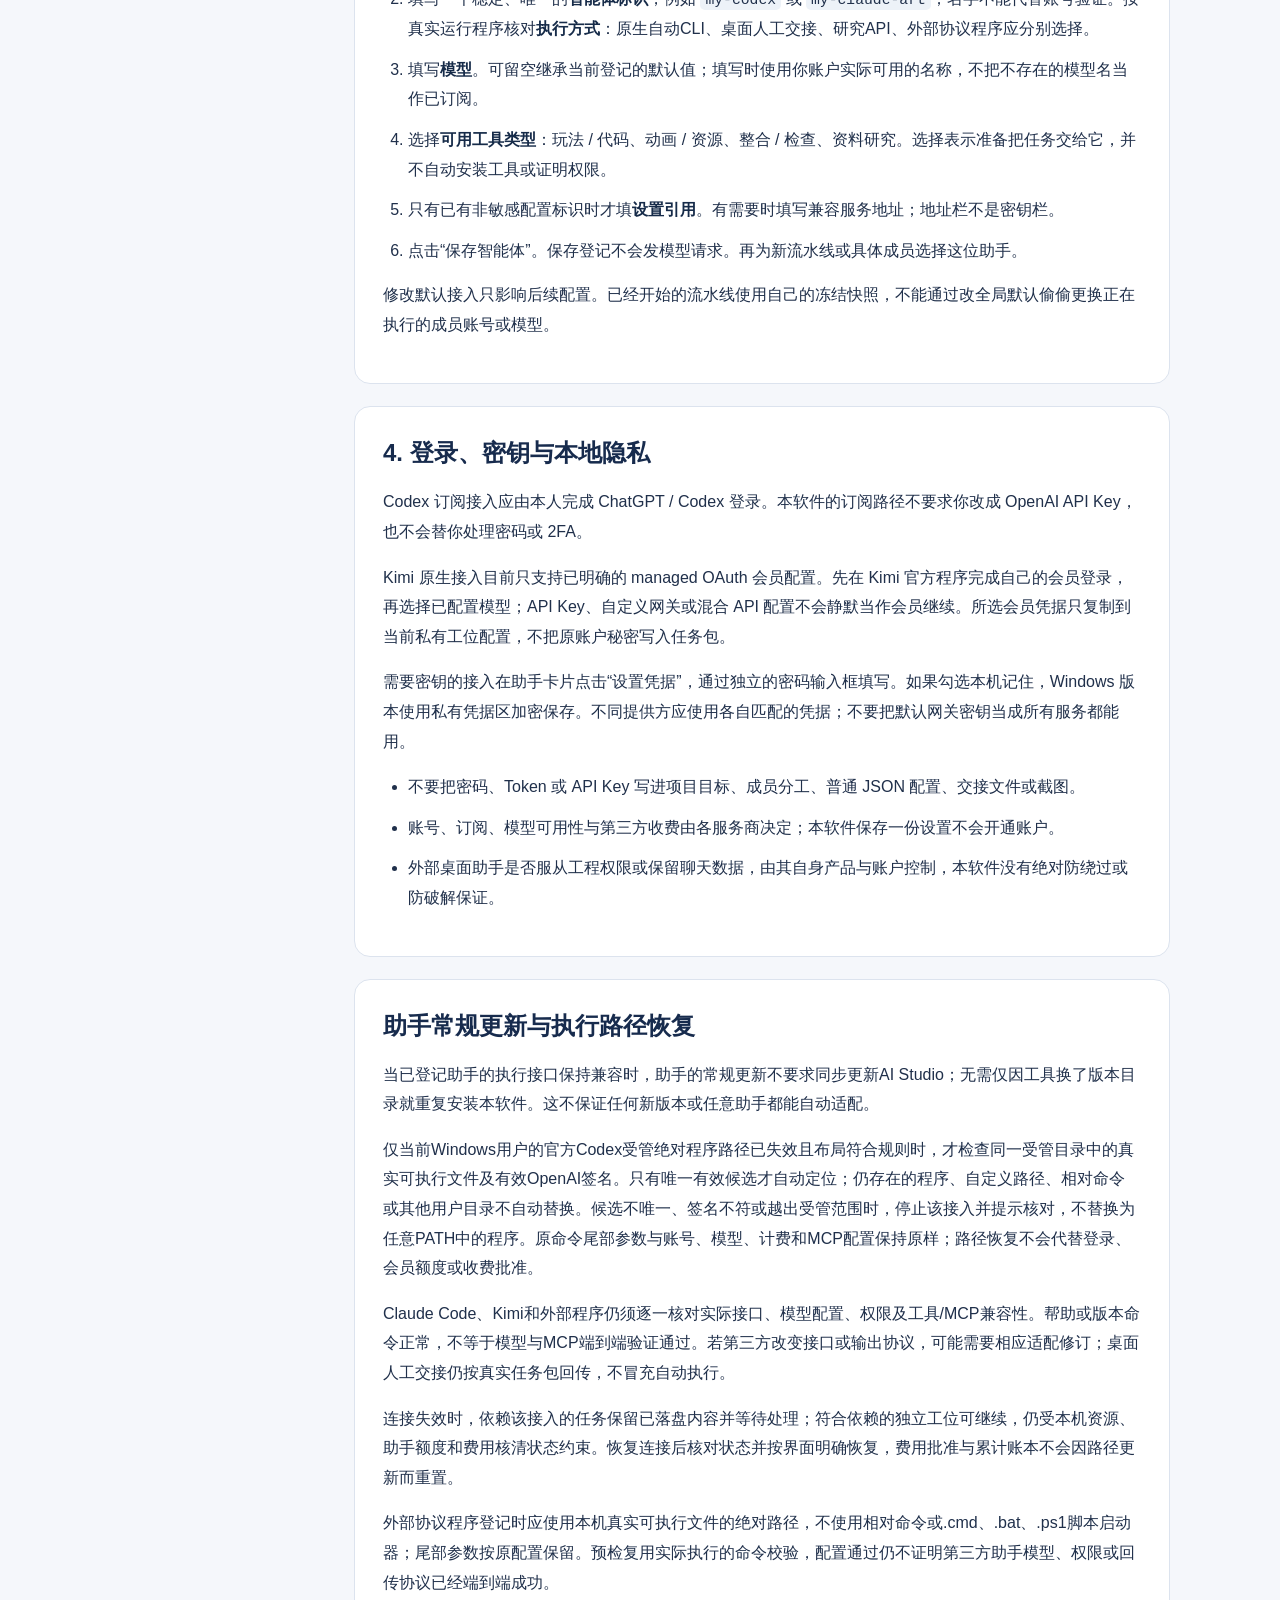
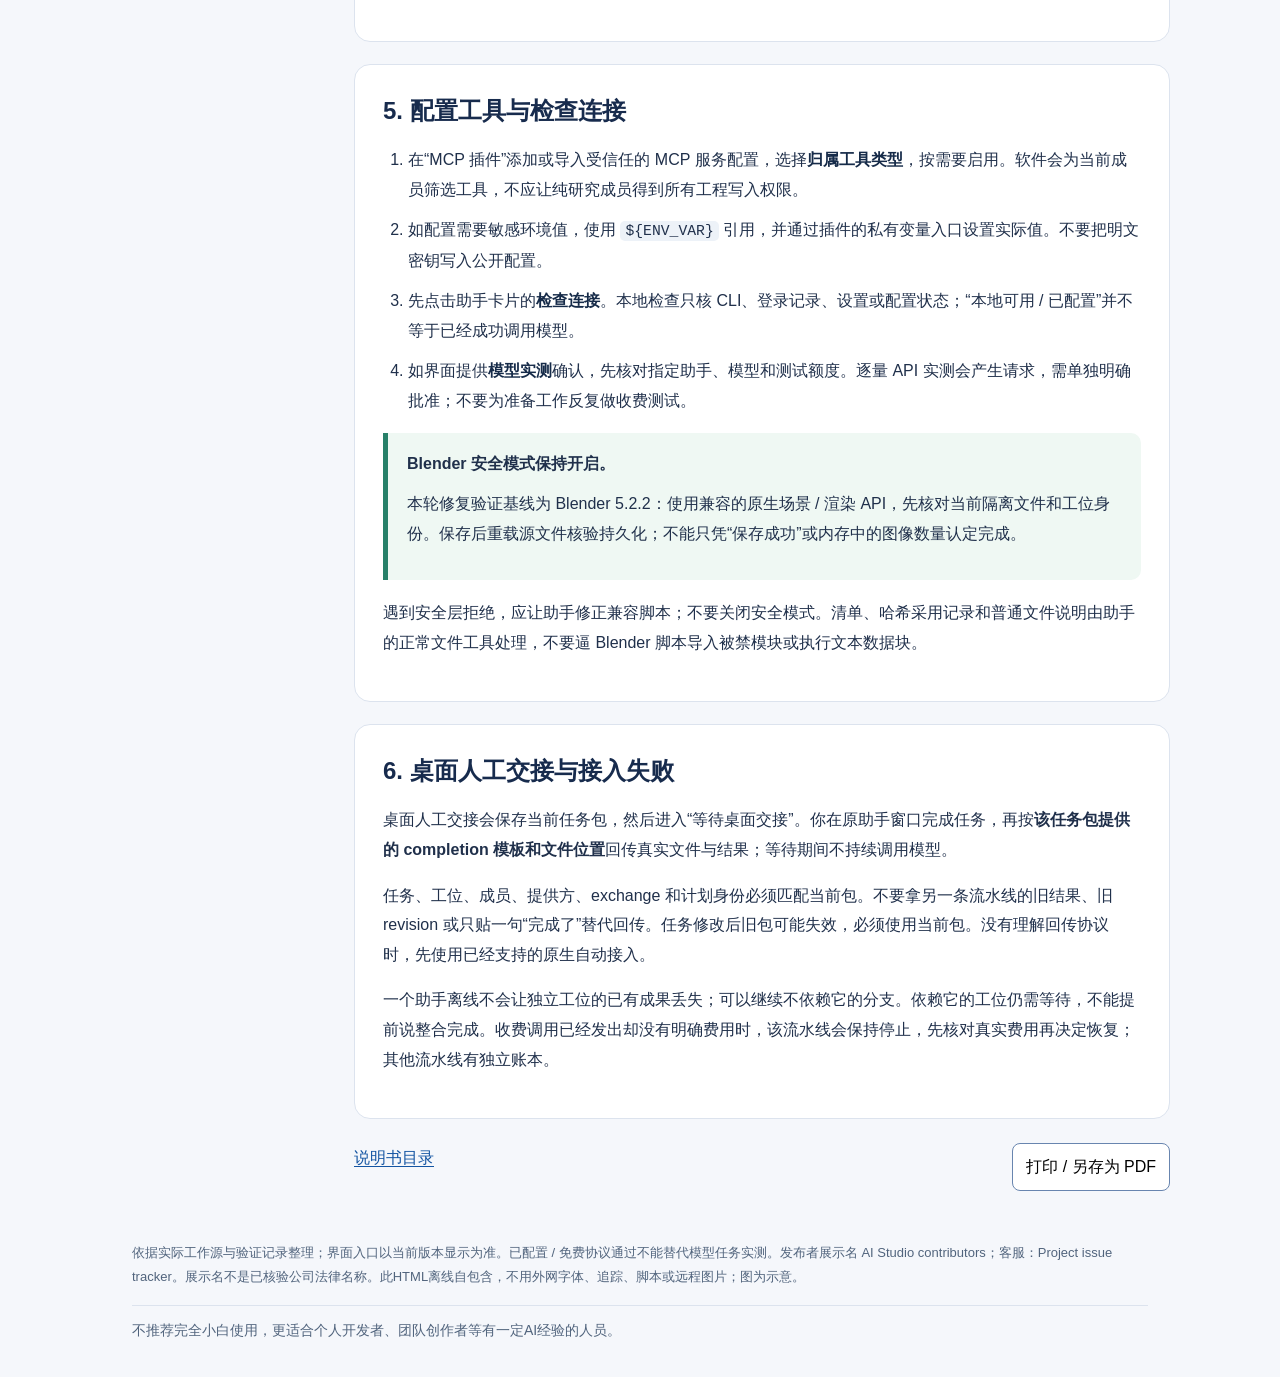
<file: client/ui/manuals/01_connect_agents.html>
<!doctype html><html lang="zh-CN"><head><meta charset="utf-8"><meta name="viewport" content="width=device-width,initial-scale=1"><title>AI Studio · 如何接入智能体</title><style>*{box-sizing:border-box}html{scroll-behavior:smooth}body{margin:0;background:#f5f7fb;color:#20304b;font-family:"Microsoft YaHei","PingFang SC","Segoe UI",sans-serif;font-size:16px;line-height:1.85}a{color:#1354a2;text-decoration-thickness:1px;text-underline-offset:3px}header{background:#172b4d;color:#fff;padding:34px 24px}header .wrap{max-width:1060px;margin:auto}header a{color:#d7eaff}h1{font-size:32px;line-height:1.4;margin:12px 0}h2{font-size:24px;line-height:1.5;margin:0 0 16px;color:#172b4d}h3{font-size:19px;margin:24px 0 9px}p{margin:10px 0 16px}.subtitle{color:#d8e5f5;max-width:870px}.crumb{font-size:14px}.layout{max-width:1100px;margin:26px auto;display:grid;grid-template-columns:220px minmax(0,1fr);gap:24px;padding:0 20px}.toc{position:sticky;top:18px;align-self:start;background:white;border:1px solid #d9e1ee;border-radius:14px;padding:18px;font-size:14px}.toc strong{display:block;margin-bottom:12px}.toc a{display:block;margin:10px 0;text-decoration:none}.toc .other{border-top:1px solid #dde4ef;margin-top:16px;padding-top:12px}.section{background:white;border:1px solid #dce3ee;border-radius:16px;padding:28px;margin-bottom:22px;scroll-margin-top:18px}.note{border-left:5px solid #2270bd;background:#eef5ff;border-radius:0 10px 10px 0;padding:16px 19px;margin:18px 0}.warning{border-color:#ba7529;background:#fff5e7}.success{border-color:#278069;background:#eff8f3}.version{border:2px solid #5c66a0;background:#f4f4ff;border-radius:12px;padding:18px 20px;margin:20px 0}.version strong{color:#323d77}.tag{display:inline-block;border-radius:30px;padding:2px 10px;font-size:13px;background:#e9f0f8;color:#314764;margin:0 5px 5px 0}ol,ul{padding-left:25px;margin:15px 0}li{margin:11px 0}li strong{color:#162b49}table{border-collapse:collapse;width:100%;font-size:14px;line-height:1.7;margin:18px 0}th,td{border:1px solid #d8e1ee;padding:12px 13px;text-align:left;vertical-align:top;overflow-wrap:anywhere}th{background:#edf3fb;color:#1d3d69}.table-wrap{overflow:auto}code{font-family:Consolas,"Microsoft YaHei",monospace;font-size:.92em;background:#edf2f8;border-radius:5px;padding:2px 5px;overflow-wrap:anywhere}pre{white-space:pre-wrap;background:#182b46;color:#edf6ff;padding:18px;border-radius:10px;overflow-wrap:anywhere;font-family:Consolas,"Microsoft YaHei",monospace;font-size:14px}.figure{margin:22px 0;padding:16px;background:#f5f8fe;border:1px solid #dce5f3;border-radius:12px}svg{width:100%;height:auto;display:block}.caption{font-size:13px;color:#51647d;margin:12px 0 0}.cards{display:grid;grid-template-columns:repeat(3,minmax(0,1fr));gap:18px}.card{border:1px solid #d7e1ef;border-radius:14px;padding:22px;background:white}.card h2{font-size:21px}.card a{font-weight:bold}.steps{counter-reset:step}.footer{max-width:1060px;margin:20px auto 34px;padding:0 22px;color:#51647d;font-size:13px}.print{border:1px solid #6885af;border-radius:8px;background:white;padding:8px 13px;font:inherit;cursor:pointer}.meta{font-size:13px;color:#65778e}.bottomnav{display:flex;gap:15px;flex-wrap:wrap;justify-content:space-between;margin:24px 0}@media(max-width:800px){.layout{grid-template-columns:1fr}.toc{position:static}.cards{grid-template-columns:1fr}h1{font-size:27px}.section{padding:21px}.layout{padding:0 12px}th,td{padding:10px}}@media print{body{background:white;font-size:11pt}.layout{display:block;margin:0;padding:0}.toc,.print,.bottomnav{display:none}header{background:white;color:#152943;padding:5px 0 20px}header a,.subtitle{color:#20304b}.section{border:none;border-radius:0;padding:12px 0;margin:0;break-inside:auto}h2,h3{break-after:avoid}.figure,.note,.version,table{break-inside:avoid}.footer{padding:0;margin:20px 0}.cards{display:block}a{color:inherit}}.langbar{display:flex;gap:10px;flex-wrap:wrap;margin:15px 0}.langbar a{display:inline-block;padding:6px 13px;border:1px solid #90afd0;border-radius:7px;text-decoration:none}.langbar .active{background:#d8eaff;color:#183b64}.small{font-size:13px}.audience{font-size:14px;border-top:1px solid #dce3ee;padding-top:12px}.draft{border:2px solid #c98532;padding:16px;border-radius:12px;background:#fff5e7}.toc{max-height:calc(100vh - 36px);overflow:auto}html[lang="en"] body{font-family:"Segoe UI",Arial,sans-serif;line-height:1.7}html[lang="en"] .toc{font-size:13px}html[lang="en"] h1{font-size:30px}@media print{.langbar{display:none}.toc{max-height:none}}</style></head><body><aside class="note" lang="zh-CN">本源码仅限非商业使用；源自历史商业候选版本，本机控制器仍有运行数量限制，该限制不代表商业授权。购买、支付及跨设备授权服务尚未接通。4.0 完整程序的购买渠道和价格待正式公布。用户可以依法商业使用或销售自己创作的作品，作品权利不因使用本软件而转移；使用仍须符合第三方权利及服务条款。</aside><header><div class="wrap"><div class="crumb">AI STUDIO / <a href="index.html">说明书目录</a></div><h1>如何接入智能体</h1><p class="subtitle">安装与本人登录、登记方式、MCP、本地检查及真实验证边界</p><nav class="langbar" aria-label="Language"><a lang="zh-CN" class="active" href="01_connect_agents.html">中文</a><a lang="en" class="" href="01_connect_agents.en.html">English</a></nav><span class="tag">2026-10-08</span><span class="tag">离线可用 · 可打印</span></div></header><div class="layout"><aside class="toc"><strong>本书导航</strong><a href="#before">1. 接入前先准备什么</a><a href="#matrix">2. 哪些是原生助手，哪些仍待接入</a><a href="#register">3. 在“角色与接入”登记助手</a><a href="#credentials">4. 登录、密钥与本地隐私</a><a href="#mcp">5. 配置工具与检查连接</a><a href="#manual">6. 桌面人工交接与接入失败</a><div class="other"><a href="02_stations.html">工位使用说明</a><a href="03_pipelines.html">如何创建流水线</a></div></aside><article><div class="note"><h2>关闭与取消本次任务</h2><p>只关闭界面，后台继续运行；退出后台默认请求暂停并保存，重开后不会自动恢复。取消只针对本次任务：已生成内容不可恢复，流水线、工位、连线及预算配置保留；先编辑并保存新任务，再明确开始。历史费用、用量和尝试不会退款或清零。</p></div><section class="section" id="before"><h2>1. 接入前先准备什么</h2><p>建议先确认一位可工作的编程助手，再增加研究、动画等成员。不要为了“看起来连上了”同时重装所有软件。</p><ol><li><strong>在本机准备助手和自己的账户。</strong>自动执行需要对应 CLI 或支持交接协议的程序；只有桌面聊天窗口的助手先按人工交接配置。官方登录、2FA、授权弹窗由你本人处理。</li><li><strong>准备当前任务需要的工具。</strong>Godot 项目需要 Godot；Blender 动画需要 Blender 和相应 MCP。纯软件任务不必为此安装 Blender。</li><li><strong>打开软件的接入页面。</strong>入口为“角色与接入”；发布候选的“首次使用准备 / 设置本机软件与模型”可填写已安装 exe 路径。桌面自用版使用自己的现有本机配置，不从商业候选复制私密配置。</li></ol><div class="note"><strong>会员额度不计入预算</strong><p>页面中的 USD 只用于纳入本地账本的 API 费用。会员成员显示“工位预算不可用，以你的会员额度作为标准”时，表示不设置美元限额；不是会员用量为 0，也不是无限使用。会员剩余 Token、速率或时段额度没有提供时，应到自己的服务商账户查看。</p><p>本软件接入已有 AI 编程助手，让它使用自己的工具和账户；不是出售模型/API 额度。Claude Code 经你已有 API/网关运行仍可能产生 API 费用。人工桌面交接、外部程序及其费用需要独立核对，不应冒充会员额度。</p></div><figure class="figure"><svg viewBox="0 0 800 240" role="img" aria-label="接入流程示意：助手安装登录、登记接入、本地检查、配置工具和正式执行"><defs><marker id="a" markerWidth="8" markerHeight="8" refX="7" refY="4" orient="auto"><path d="M0 0 L8 4 L0 8Z" fill="#3d669f"/></marker></defs><g font-family="Microsoft YaHei, sans-serif" text-anchor="middle"><path d="M156 76H200 M364 76H408 M572 76H620" stroke="#3d669f" stroke-width="3" marker-end="url(#a)"/><g fill="#fff" stroke="#9ab6d9" stroke-width="2"><rect x="10" y="28" width="146" height="98" rx="12"/><rect x="200" y="28" width="164" height="98" rx="12"/><rect x="408" y="28" width="164" height="98" rx="12"/><rect x="620" y="28" width="168" height="98" rx="12"/></g><g fill="#1d3c65" font-size="17"><text x="83" y="60">已有助手</text><text x="83" y="88">安装与本人登录</text><text x="282" y="60">登记执行方式</text><text x="282" y="88">账号 / 模型 / 能力</text><text x="490" y="60">本地检查 + MCP</text><text x="490" y="88">先确认配置就绪</text><text x="704" y="60">选择工位成员</text><text x="704" y="88">再批准正式执行</text></g><rect x="88" y="162" width="624" height="48" rx="10" fill="#eef5ff"/><text x="400" y="192" font-size="16" fill="#294d79">本地检查 ≠ 已发模型请求；模型实测 / 收费执行须明确确认</text></g></svg><figcaption class="caption">操作流程示意，不是软件截图。每一步的状态都以当前软件返回的真实结果为准。</figcaption></figure></section><section class="section" id="matrix"><h2>2. 哪些是原生助手，哪些仍待接入</h2><div class="table-wrap"><table><thead><tr><th>路径</th><th>当前可说明的能力</th><th>真实验证边界</th></tr></thead><tbody><tr><td>Codex · ChatGPT 订阅</td><td>当前自动执行路径使用 Codex CLI 和自己的 ChatGPT 订阅登录；按保存的执行方式运行。只操作桌面聊天窗口时应使用桌面人工交接。</td><td>已有真实 Codex 玩法、整合与研究执行记录；不是把会员转换成 OpenAI API 余额。</td></tr><tr><td>Claude Code · 已有网关</td><td>由本机原生 Claude Code 调用其已配置账户 / 兼容网关及 MCP；现有逐量 API 路径需要批准费用。</td><td>本轮已真实完成三条流水线的 Blender 制作与正式交接，安全模式保持开启。</td></tr><tr><td>Kimi CLI</td><td>本机 Kimi CLI 2.1.1 已安装，帮助参数已确认支持非交互 --prompt / -p、stream-json、agent-file、ACP 与 MCP。当前原生模板只接受明确的 managed OAuth 会员配置，默认登记玩法、素材、整合三类。</td><td>本机帮助参数已核验；免费协议检查只验证接口，不证明账号模型可用。未完成真实账号模型任务验收；研究能力需另行确认搜索工具。</td></tr><tr><td>Z.ai ZCode</td><td>本机已安装 ZCode.exe 桌面程序；暂未核实其无界面自动执行命令，先使用桌面人工交接。</td><td>PATH 中没有 zcode CLI 不等于未安装桌面软件。未启动、未登录、未做模型任务验证。</td></tr><tr><td>MiniMax Code 桌面</td><td>本机已安装 MiniMax Code.exe；Desktop / Web 路径先按桌面人工交接。</td><td>桌面已安装，但尚未启动、登录或做模型任务验证。</td></tr><tr><td>MiniMax MCode CLI</td><td>官方 MiniMax-AI/minimax-code 提供真正 CLI，包含 mcode exec / ACP。当前模板标为待安装核验，不能直接登记为本机原生已就绪。</td><td>本机 mcode 尚未安装；官方命令存在不等于本软件已核验本机CLI、账号与模型任务。</td></tr><tr><td>MiniMax 经 Claude Code</td><td>MiniMax 官方 Token Plan 经 Claude Code 是另一条路线，实际执行者仍是 Claude Code；当前列为接入说明，须确认真实计费与凭据后再配置。</td><td>不能与 MiniMax Code 桌面、MCode CLI 或直接研究API混称。此具体会员/网关路线未做本机真实账号模型任务验收。</td></tr><tr><td>OpenRouter / API 兼容研究</td><td>这是研究 API 接口，不是“原生编程助手”。需要自己的密钥、费用批准和当前受支持的研究能力。</td><td>直接 API 和助手接入不能混称；已配置不等于模型请求成功。</td></tr><tr><td>外部交接程序</td><td>程序必须实现工作室的请求 / completion 身份协议，普通可执行文件不能直接替代。</td><td>免费假数据协议测试不等于该外部助手的实际登录、工具权限和模型执行通过。</td></tr></tbody></table></div><div class="warning note"><strong>选择列表比说明书中的产品名称更具体。</strong><p>“已登记”“本地可用”“协议通过”“模型实际连通”是不同层级。助手尚未出现在本版可用执行方式中时，不要随意借另一个适配器名称冒充它。</p></div></section><section class="section" id="register"><h2>3. 在“角色与接入”登记助手</h2><ol><li>点击“＋ 添加智能体”。若当前窗口提供<strong>助手预置模板</strong>，先选择与你实际安装方式匹配的原生CLI或桌面人工模板；不要把桌面模板误选成CLI。预置只填配置，不安装、不登录、不发模型请求。</li><li>填写一个稳定、唯一的<strong>智能体标识</strong>，例如 <code>my-codex</code> 或 <code>my-claude-art</code>；名字不能代替账号验证。按真实运行程序核对<strong>执行方式</strong>：原生自动CLI、桌面人工交接、研究API、外部协议程序应分别选择。</li><li>填写<strong>模型</strong>。可留空继承当前登记的默认值；填写时使用你账户实际可用的名称，不把不存在的模型名当作已订阅。</li><li>选择<strong>可用工具类型</strong>：玩法 / 代码、动画 / 资源、整合 / 检查、资料研究。选择表示准备把任务交给它，并不自动安装工具或证明权限。</li><li>只有已有非敏感配置标识时才填<strong>设置引用</strong>。有需要时填写兼容服务地址；地址栏不是密钥栏。</li><li>点击“保存智能体”。保存登记不会发模型请求。再为新流水线或具体成员选择这位助手。</li></ol><p>修改默认接入只影响后续配置。已经开始的流水线使用自己的冻结快照，不能通过改全局默认偷偷更换正在执行的成员账号或模型。</p></section><section class="section" id="credentials"><h2>4. 登录、密钥与本地隐私</h2><p>Codex 订阅接入应由本人完成 ChatGPT / Codex 登录。本软件的订阅路径不要求你改成 OpenAI API Key，也不会替你处理密码或 2FA。</p><p>Kimi 原生接入目前只支持已明确的 managed OAuth 会员配置。先在 Kimi 官方程序完成自己的会员登录，再选择已配置模型；API Key、自定义网关或混合 API 配置不会静默当作会员继续。所选会员凭据只复制到当前私有工位配置，不把原账户秘密写入任务包。</p><p>需要密钥的接入在助手卡片点击“设置凭据”，通过独立的密码输入框填写。如果勾选本机记住，Windows 版本使用私有凭据区加密保存。不同提供方应使用各自匹配的凭据；不要把默认网关密钥当成所有服务都能用。</p><ul><li>不要把密码、Token 或 API Key 写进项目目标、成员分工、普通 JSON 配置、交接文件或截图。</li><li>账号、订阅、模型可用性与第三方收费由各服务商决定；本软件保存一份设置不会开通账户。</li><li>外部桌面助手是否服从工程权限或保留聊天数据，由其自身产品与账户控制，本软件没有绝对防绕过或防破解保证。</li></ul></section><section class="section" id="assistant-compatibility-update-20261010"><h2>助手常规更新与执行路径恢复</h2><p>当已登记助手的执行接口保持兼容时，助手的常规更新不要求同步更新AI Studio；无需仅因工具换了版本目录就重复安装本软件。这不保证任何新版本或任意助手都能自动适配。</p><p>仅当前Windows用户的官方Codex受管绝对程序路径已失效且布局符合规则时，才检查同一受管目录中的真实可执行文件及有效OpenAI签名。只有唯一有效候选才自动定位；仍存在的程序、自定义路径、相对命令或其他用户目录不自动替换。候选不唯一、签名不符或越出受管范围时，停止该接入并提示核对，不替换为任意PATH中的程序。原命令尾部参数与账号、模型、计费和MCP配置保持原样；路径恢复不会代替登录、会员额度或收费批准。</p><p>Claude Code、Kimi和外部程序仍须逐一核对实际接口、模型配置、权限及工具/MCP兼容性。帮助或版本命令正常，不等于模型与MCP端到端验证通过。若第三方改变接口或输出协议，可能需要相应适配修订；桌面人工交接仍按真实任务包回传，不冒充自动执行。</p><p>连接失效时，依赖该接入的任务保留已落盘内容并等待处理；符合依赖的独立工位可继续，仍受本机资源、助手额度和费用核清状态约束。恢复连接后核对状态并按界面明确恢复，费用批准与累计账本不会因路径更新而重置。</p><p>外部协议程序登记时应使用本机真实可执行文件的绝对路径，不使用相对命令或.cmd、.bat、.ps1脚本启动器；尾部参数按原配置保留。预检复用实际执行的命令校验，配置通过仍不证明第三方助手模型、权限或回传协议已经端到端成功。</p></section><section class="section" id="mcp"><h2>5. 配置工具与检查连接</h2><ol><li>在“MCP 插件”添加或导入受信任的 MCP 服务配置，选择<strong>归属工具类型</strong>，按需要启用。软件会为当前成员筛选工具，不应让纯研究成员得到所有工程写入权限。</li><li>如配置需要敏感环境值，使用 <code>${ENV_VAR}</code> 引用，并通过插件的私有变量入口设置实际值。不要把明文密钥写入公开配置。</li><li>先点击助手卡片的<strong>检查连接</strong>。本地检查只核 CLI、登录记录、设置或配置状态；“本地可用 / 已配置”并不等于已经成功调用模型。</li><li>如界面提供<strong>模型实测</strong>确认，先核对指定助手、模型和测试额度。逐量 API 实测会产生请求，需单独明确批准；不要为准备工作反复做收费测试。</li></ol><div class="note success"><strong>Blender 安全模式保持开启。</strong><p>本轮修复验证基线为 Blender 5.2.2：使用兼容的原生场景 / 渲染 API，先核对当前隔离文件和工位身份。保存后重载源文件核验持久化；不能只凭“保存成功”或内存中的图像数量认定完成。</p></div><p>遇到安全层拒绝，应让助手修正兼容脚本；不要关闭安全模式。清单、哈希采用记录和普通文件说明由助手的正常文件工具处理，不要逼 Blender 脚本导入被禁模块或执行文本数据块。</p></section><section class="section" id="manual"><h2>6. 桌面人工交接与接入失败</h2><p>桌面人工交接会保存当前任务包，然后进入“等待桌面交接”。你在原助手窗口完成任务，再按<strong>该任务包提供的 completion 模板和文件位置</strong>回传真实文件与结果；等待期间不持续调用模型。</p><p>任务、工位、成员、提供方、exchange 和计划身份必须匹配当前包。不要拿另一条流水线的旧结果、旧 revision 或只贴一句“完成了”替代回传。任务修改后旧包可能失效，必须使用当前包。没有理解回传协议时，先使用已经支持的原生自动接入。</p><p>一个助手离线不会让独立工位的已有成果丢失；可以继续不依赖它的分支。依赖它的工位仍需等待，不能提前说整合完成。收费调用已经发出却没有明确费用时，该流水线会保持停止，先核对真实费用再决定恢复；其他流水线有独立账本。</p></section><div class="bottomnav"><a href="index.html">说明书目录</a><button class="print" type="button" onclick="window.print()">打印 / 另存为 PDF</button></div></article></div><footer class="footer"><p>依据实际工作源与验证记录整理；界面入口以当前版本显示为准。已配置 / 免费协议通过不能替代模型任务实测。发布者展示名 AI Studio contributors；客服：Project issue tracker。展示名不是已核验公司法律名称。此HTML离线自包含，不用外网字体、追踪、脚本或远程图片；图为示意。</p><p class="audience">不推荐完全小白使用，更适合个人开发者、团队创作者等有一定AI经验的人员。</p></footer></body></html>
</file>
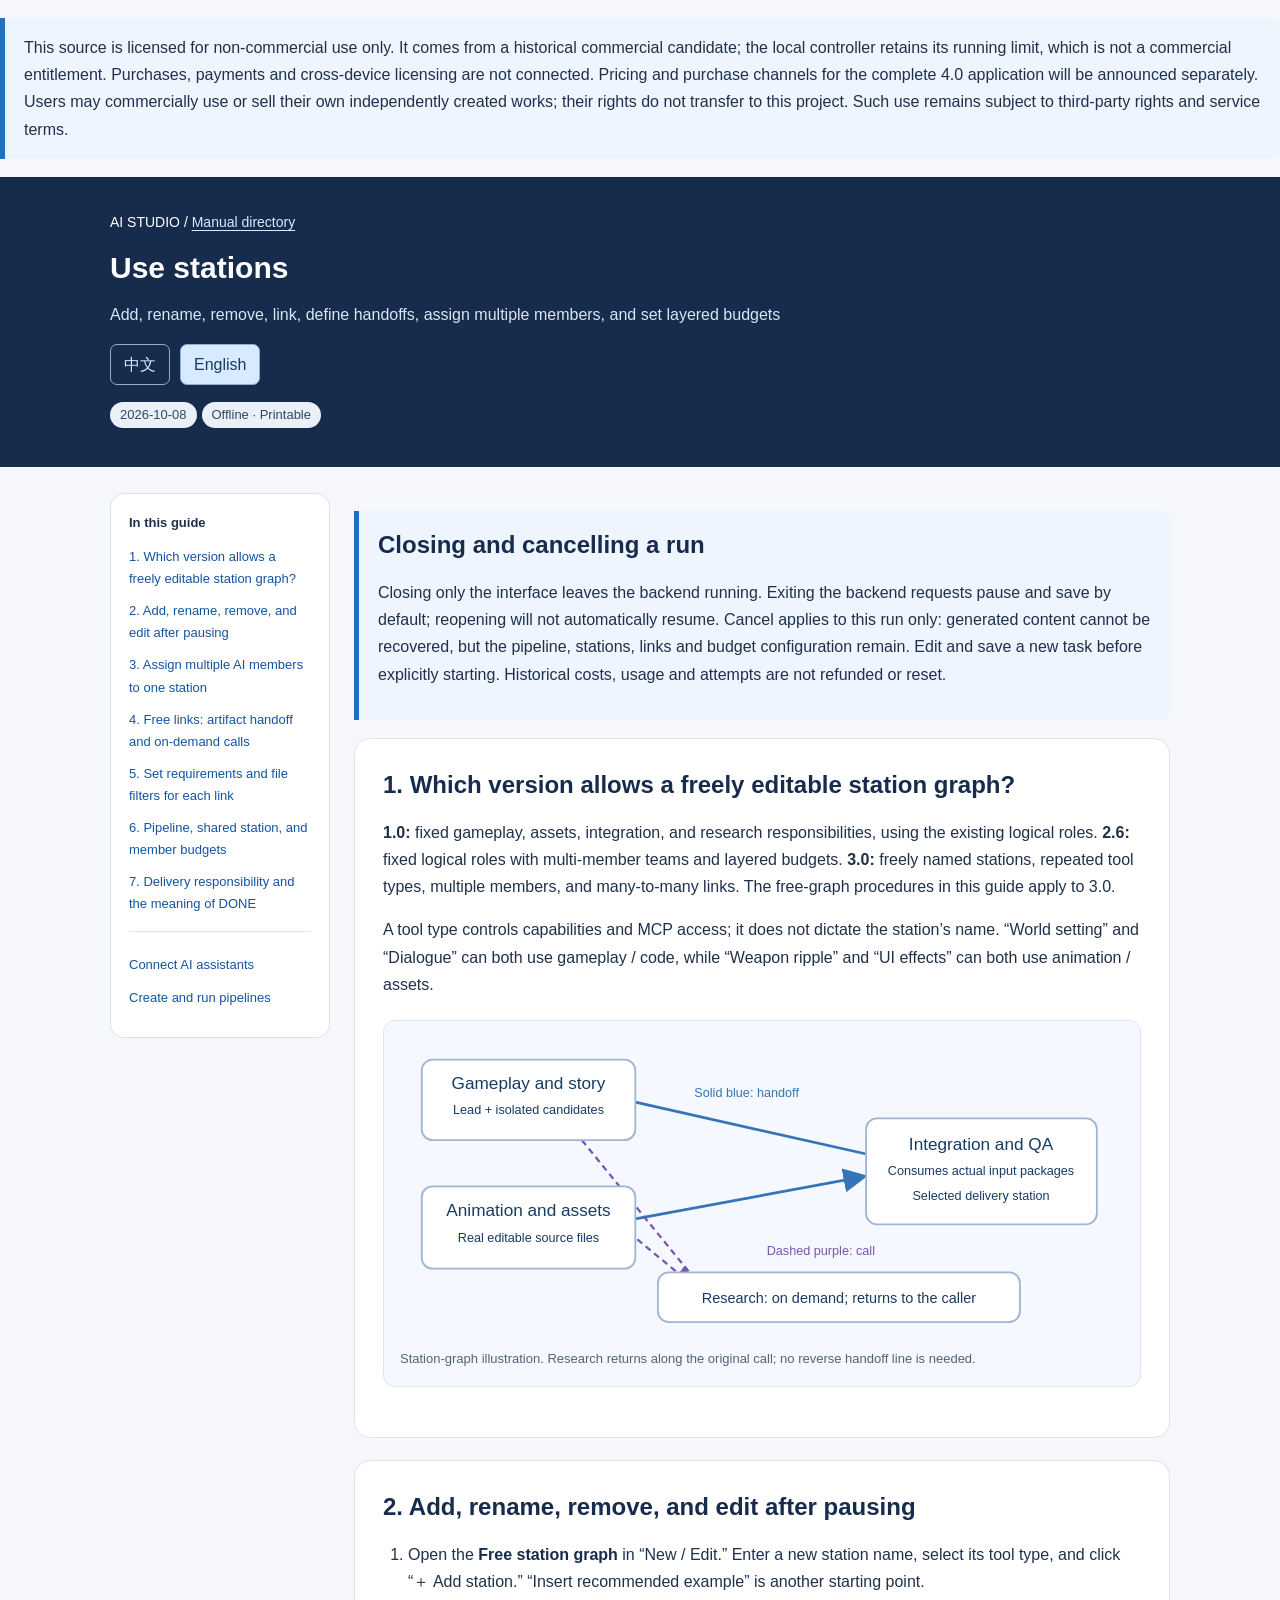
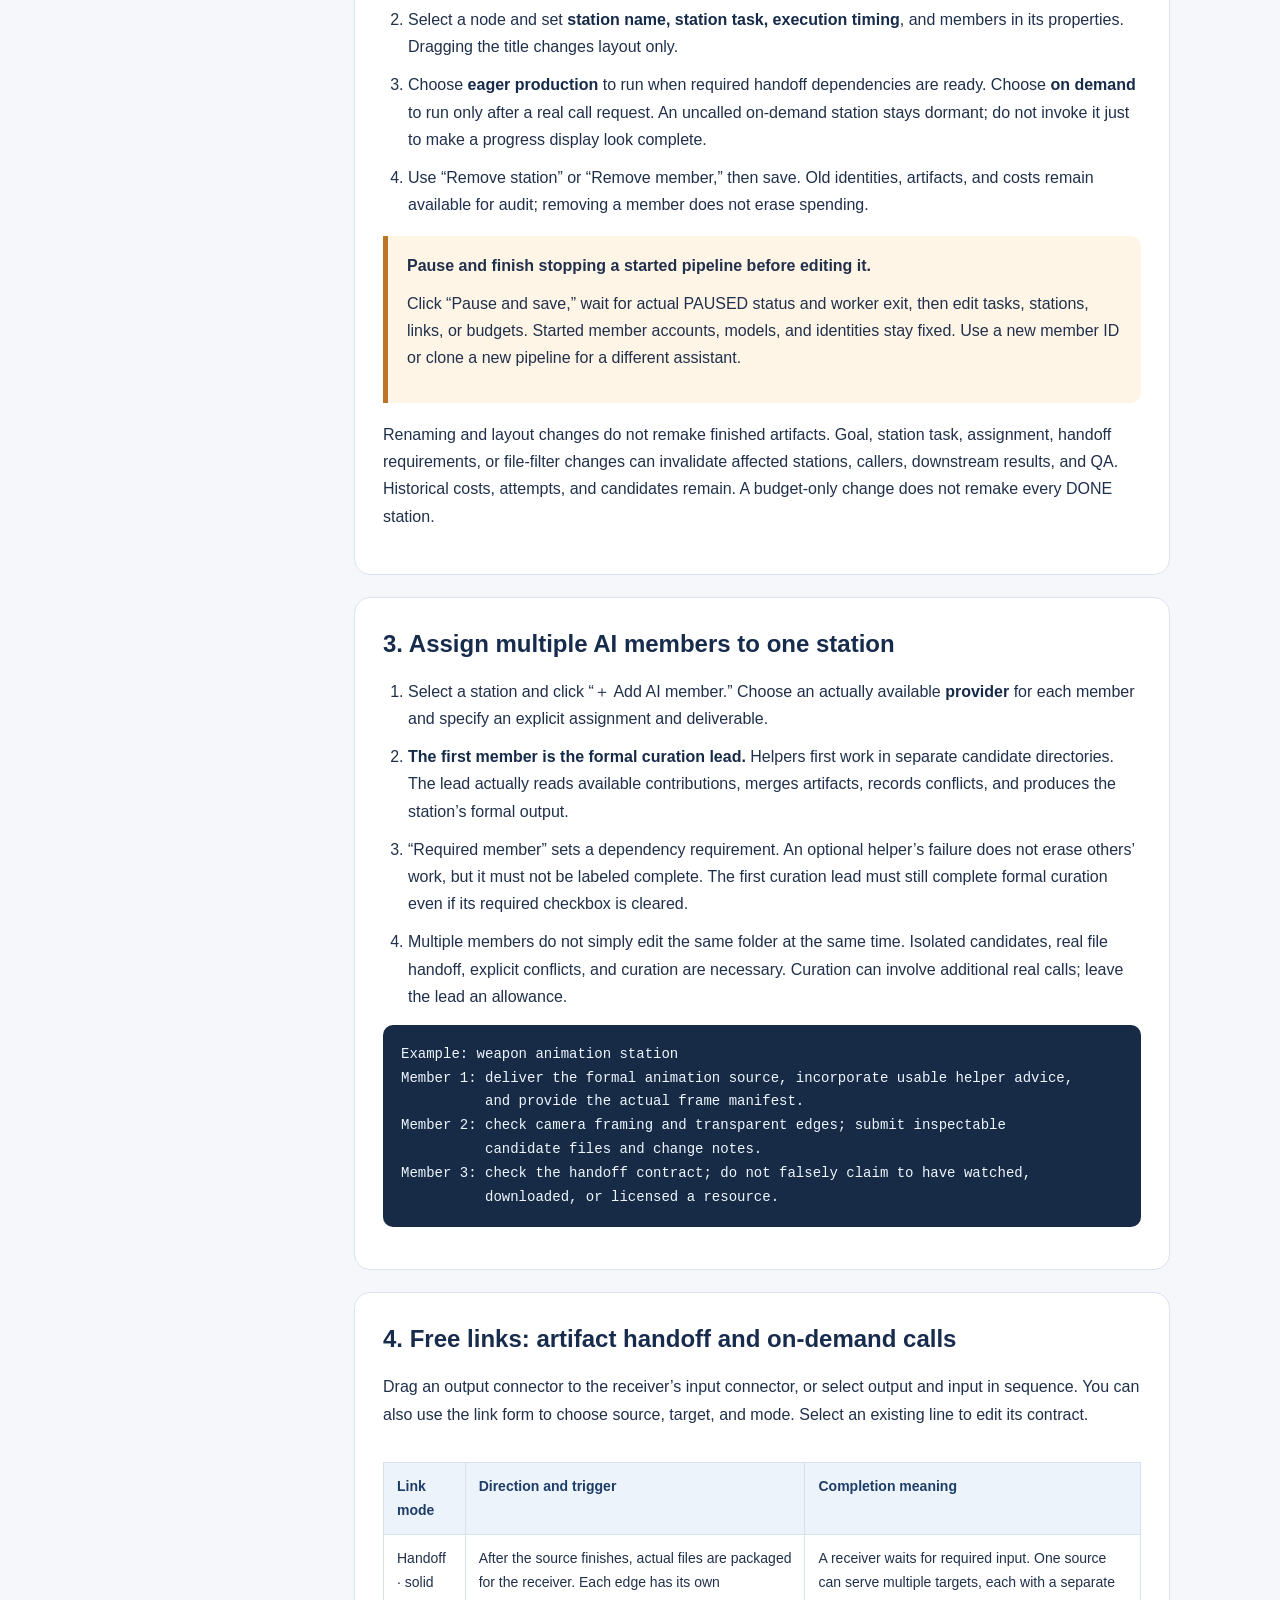
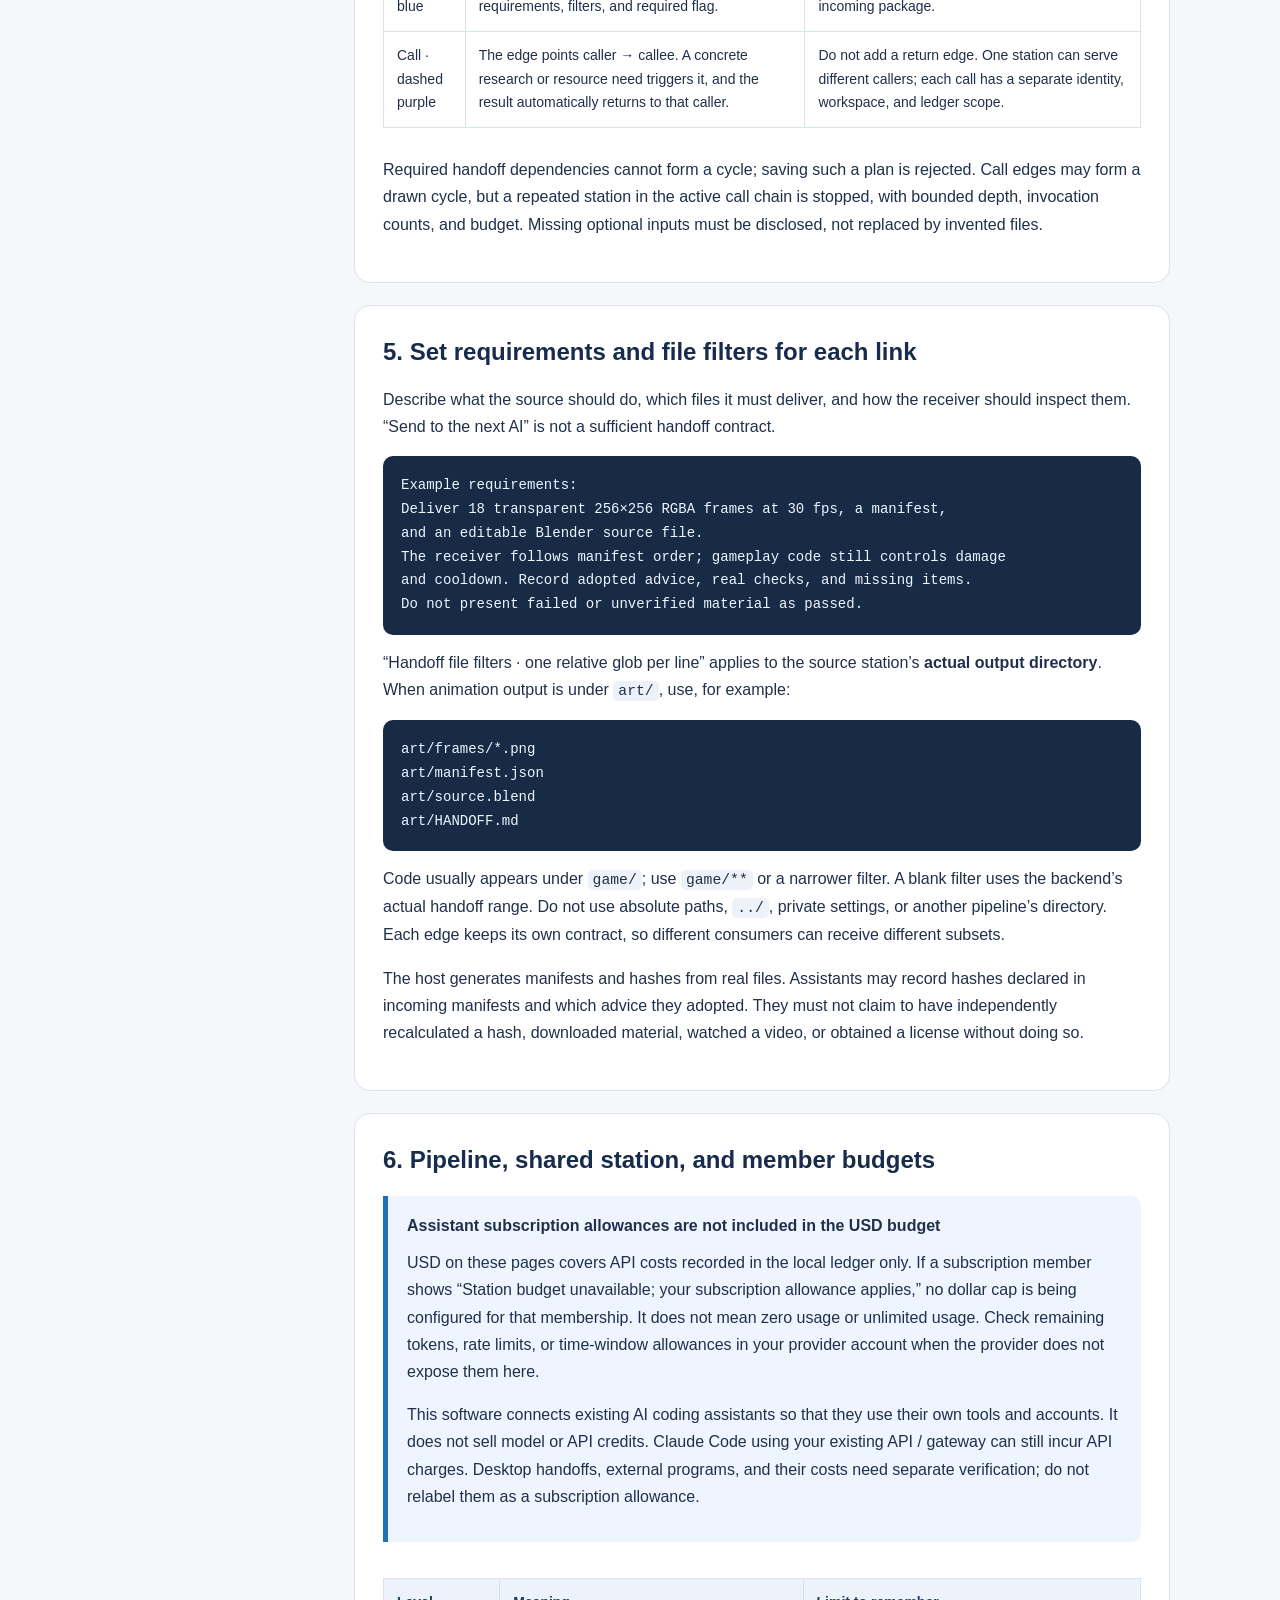
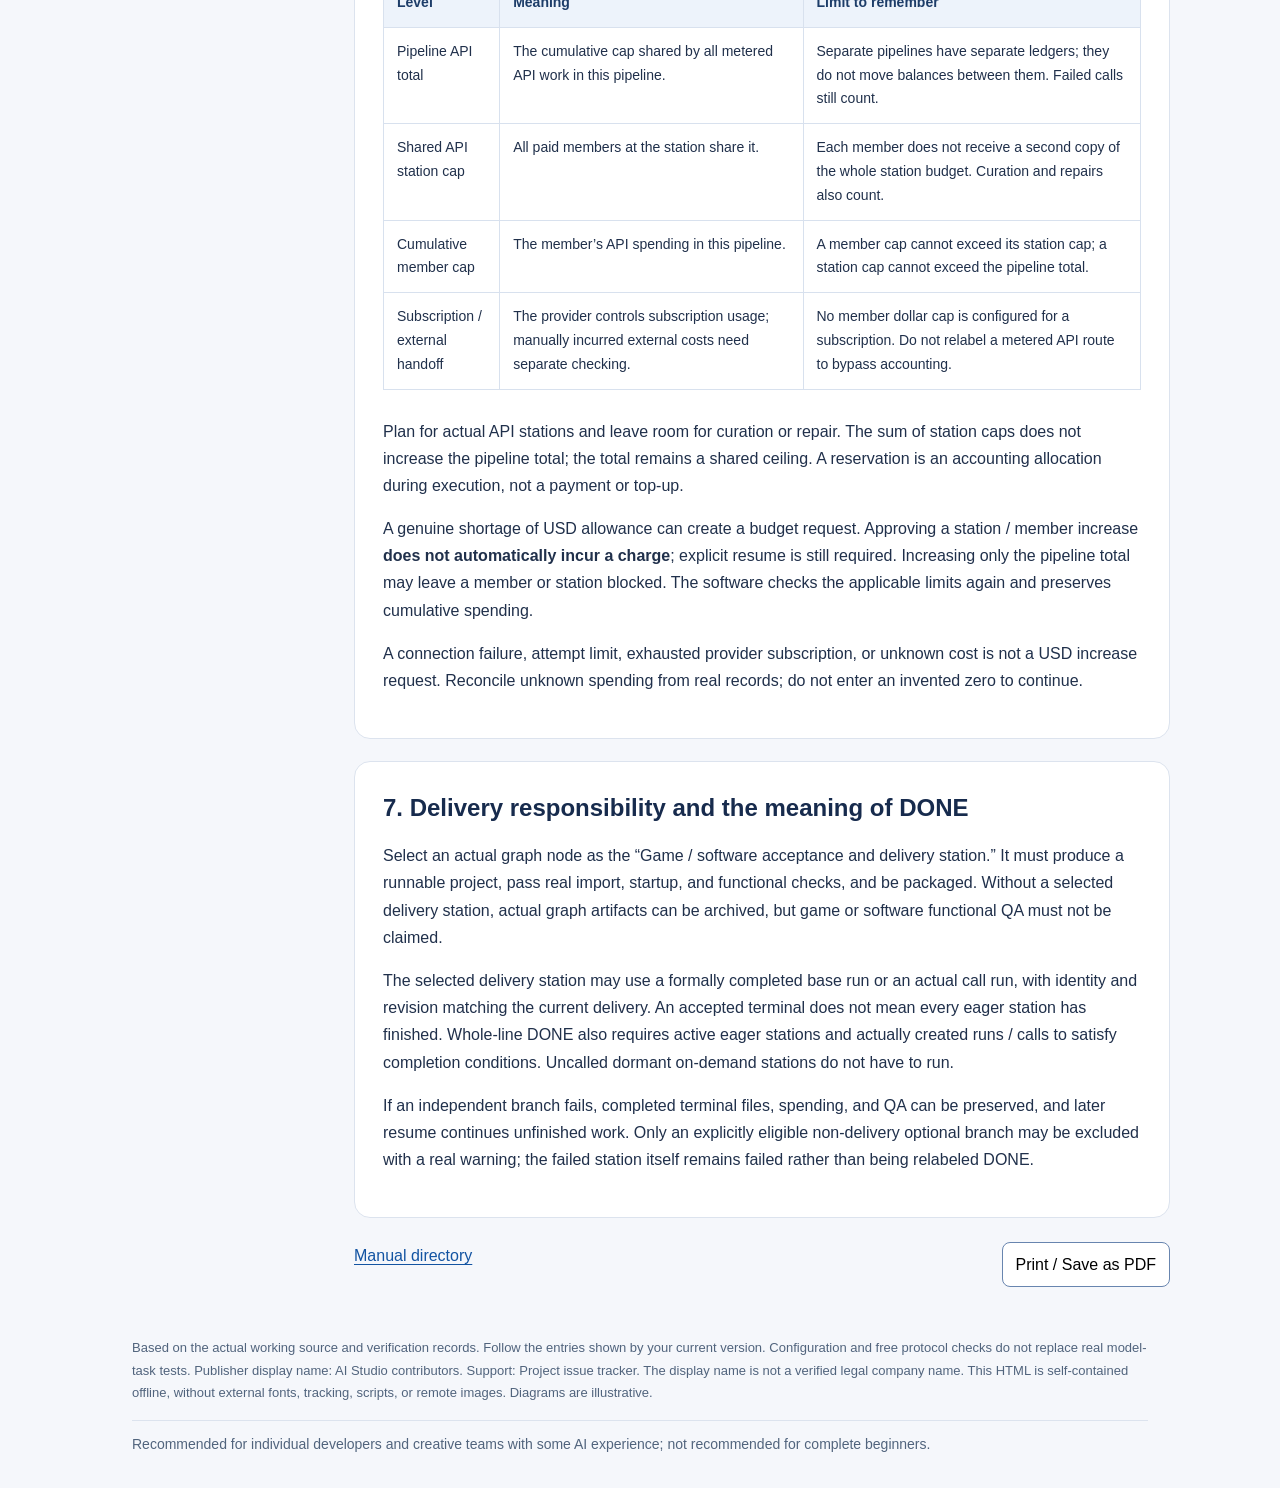
<file: client/ui/manuals/02_stations.en.html>
<!doctype html><html lang="en"><head><meta charset="utf-8"><meta name="viewport" content="width=device-width,initial-scale=1"><title>AI Studio · Use stations</title><style>*{box-sizing:border-box}html{scroll-behavior:smooth}body{margin:0;background:#f5f7fb;color:#20304b;font-family:"Microsoft YaHei","PingFang SC","Segoe UI",sans-serif;font-size:16px;line-height:1.85}a{color:#1354a2;text-decoration-thickness:1px;text-underline-offset:3px}header{background:#172b4d;color:#fff;padding:34px 24px}header .wrap{max-width:1060px;margin:auto}header a{color:#d7eaff}h1{font-size:32px;line-height:1.4;margin:12px 0}h2{font-size:24px;line-height:1.5;margin:0 0 16px;color:#172b4d}h3{font-size:19px;margin:24px 0 9px}p{margin:10px 0 16px}.subtitle{color:#d8e5f5;max-width:870px}.crumb{font-size:14px}.layout{max-width:1100px;margin:26px auto;display:grid;grid-template-columns:220px minmax(0,1fr);gap:24px;padding:0 20px}.toc{position:sticky;top:18px;align-self:start;background:white;border:1px solid #d9e1ee;border-radius:14px;padding:18px;font-size:14px}.toc strong{display:block;margin-bottom:12px}.toc a{display:block;margin:10px 0;text-decoration:none}.toc .other{border-top:1px solid #dde4ef;margin-top:16px;padding-top:12px}.section{background:white;border:1px solid #dce3ee;border-radius:16px;padding:28px;margin-bottom:22px;scroll-margin-top:18px}.note{border-left:5px solid #2270bd;background:#eef5ff;border-radius:0 10px 10px 0;padding:16px 19px;margin:18px 0}.warning{border-color:#ba7529;background:#fff5e7}.success{border-color:#278069;background:#eff8f3}.version{border:2px solid #5c66a0;background:#f4f4ff;border-radius:12px;padding:18px 20px;margin:20px 0}.version strong{color:#323d77}.tag{display:inline-block;border-radius:30px;padding:2px 10px;font-size:13px;background:#e9f0f8;color:#314764;margin:0 5px 5px 0}ol,ul{padding-left:25px;margin:15px 0}li{margin:11px 0}li strong{color:#162b49}table{border-collapse:collapse;width:100%;font-size:14px;line-height:1.7;margin:18px 0}th,td{border:1px solid #d8e1ee;padding:12px 13px;text-align:left;vertical-align:top;overflow-wrap:anywhere}th{background:#edf3fb;color:#1d3d69}.table-wrap{overflow:auto}code{font-family:Consolas,"Microsoft YaHei",monospace;font-size:.92em;background:#edf2f8;border-radius:5px;padding:2px 5px;overflow-wrap:anywhere}pre{white-space:pre-wrap;background:#182b46;color:#edf6ff;padding:18px;border-radius:10px;overflow-wrap:anywhere;font-family:Consolas,"Microsoft YaHei",monospace;font-size:14px}.figure{margin:22px 0;padding:16px;background:#f5f8fe;border:1px solid #dce5f3;border-radius:12px}svg{width:100%;height:auto;display:block}.caption{font-size:13px;color:#51647d;margin:12px 0 0}.cards{display:grid;grid-template-columns:repeat(3,minmax(0,1fr));gap:18px}.card{border:1px solid #d7e1ef;border-radius:14px;padding:22px;background:white}.card h2{font-size:21px}.card a{font-weight:bold}.steps{counter-reset:step}.footer{max-width:1060px;margin:20px auto 34px;padding:0 22px;color:#51647d;font-size:13px}.print{border:1px solid #6885af;border-radius:8px;background:white;padding:8px 13px;font:inherit;cursor:pointer}.meta{font-size:13px;color:#65778e}.bottomnav{display:flex;gap:15px;flex-wrap:wrap;justify-content:space-between;margin:24px 0}@media(max-width:800px){.layout{grid-template-columns:1fr}.toc{position:static}.cards{grid-template-columns:1fr}h1{font-size:27px}.section{padding:21px}.layout{padding:0 12px}th,td{padding:10px}}@media print{body{background:white;font-size:11pt}.layout{display:block;margin:0;padding:0}.toc,.print,.bottomnav{display:none}header{background:white;color:#152943;padding:5px 0 20px}header a,.subtitle{color:#20304b}.section{border:none;border-radius:0;padding:12px 0;margin:0;break-inside:auto}h2,h3{break-after:avoid}.figure,.note,.version,table{break-inside:avoid}.footer{padding:0;margin:20px 0}.cards{display:block}a{color:inherit}}.langbar{display:flex;gap:10px;flex-wrap:wrap;margin:15px 0}.langbar a{display:inline-block;padding:6px 13px;border:1px solid #90afd0;border-radius:7px;text-decoration:none}.langbar .active{background:#d8eaff;color:#183b64}.small{font-size:13px}.audience{font-size:14px;border-top:1px solid #dce3ee;padding-top:12px}.draft{border:2px solid #c98532;padding:16px;border-radius:12px;background:#fff5e7}.toc{max-height:calc(100vh - 36px);overflow:auto}html[lang="en"] body{font-family:"Segoe UI",Arial,sans-serif;line-height:1.7}html[lang="en"] .toc{font-size:13px}html[lang="en"] h1{font-size:30px}@media print{.langbar{display:none}.toc{max-height:none}}</style></head><body><aside class="note" lang="en">This source is licensed for non-commercial use only. It comes from a historical commercial candidate; the local controller retains its running limit, which is not a commercial entitlement. Purchases, payments and cross-device licensing are not connected. Pricing and purchase channels for the complete 4.0 application will be announced separately. Users may commercially use or sell their own independently created works; their rights do not transfer to this project. Such use remains subject to third-party rights and service terms.</aside><header><div class="wrap"><div class="crumb">AI STUDIO / <a href="index.en.html">Manual directory</a></div><h1>Use stations</h1><p class="subtitle">Add, rename, remove, link, define handoffs, assign multiple members, and set layered budgets</p><nav class="langbar" aria-label="Language"><a lang="zh-CN" class="" href="02_stations.html">中文</a><a lang="en" class="active" href="02_stations.en.html">English</a></nav><span class="tag">2026-10-08</span><span class="tag">Offline · Printable</span></div></header><div class="layout"><aside class="toc"><strong>In this guide</strong><a href="#scope">1. Which version allows a freely editable station graph?</a><a href="#edit">2. Add, rename, remove, and edit after pausing</a><a href="#members">3. Assign multiple AI members to one station</a><a href="#links">4. Free links: artifact handoff and on-demand calls</a><a href="#contract">5. Set requirements and file filters for each link</a><a href="#budget">6. Pipeline, shared station, and member budgets</a><a href="#delivery">7. Delivery responsibility and the meaning of DONE</a><div class="other"><a href="01_connect_agents.en.html">Connect AI assistants</a><a href="03_pipelines.en.html">Create and run pipelines</a></div></aside><article><div class="note"><h2>Closing and cancelling a run</h2><p>Closing only the interface leaves the backend running. Exiting the backend requests pause and save by default; reopening will not automatically resume. Cancel applies to this run only: generated content cannot be recovered, but the pipeline, stations, links and budget configuration remain. Edit and save a new task before explicitly starting. Historical costs, usage and attempts are not refunded or reset.</p></div><section class="section" id="scope"><h2>1. Which version allows a freely editable station graph?</h2><p><strong>1.0:</strong> fixed gameplay, assets, integration, and research responsibilities, using the existing logical roles. <strong>2.6:</strong> fixed logical roles with multi-member teams and layered budgets. <strong>3.0:</strong> freely named stations, repeated tool types, multiple members, and many-to-many links. The free-graph procedures in this guide apply to 3.0.</p><p>A tool type controls capabilities and MCP access; it does not dictate the station’s name. “World setting” and “Dialogue” can both use gameplay / code, while “Weapon ripple” and “UI effects” can both use animation / assets.</p><figure class="figure"><svg viewBox="0 0 800 330" role="img" aria-label="Gameplay and animation hand off files to integration; research is called on demand and returns along the same call"><defs><marker id="handoff-en" markerWidth="9" markerHeight="9" refX="8" refY="4.5" orient="auto"><path d="M0 0L9 4.5L0 9Z" fill="#3474b7"/></marker><marker id="call-en" markerWidth="9" markerHeight="9" refX="8" refY="4.5" orient="auto"><path d="M0 0L9 4.5L0 9Z" fill="#7955af"/></marker></defs><g font-family="Segoe UI,sans-serif" text-anchor="middle"><path d="M260 72L514 129 M260 201L514 154" fill="none" stroke="#3474b7" stroke-width="3" marker-end="url(#handoff-en)"/><path d="M201 114L327 269 M253 216L323 274" stroke="#7955af" stroke-dasharray="7 5" stroke-width="2.5" fill="none" marker-end="url(#call-en)"/><g fill="#fff" stroke="#9db6d6" stroke-width="2"><rect x="24" y="25" width="236" height="89" rx="12"/><rect x="24" y="165" width="236" height="91" rx="12"/><rect x="515" y="90" width="255" height="117" rx="12"/><rect x="285" y="260" width="400" height="55" rx="12"/></g><g fill="#183b64"><text x="142" y="57" font-size="19">Gameplay and story</text><text x="142" y="85" font-size="14">Lead + isolated candidates</text><text x="142" y="198" font-size="19">Animation and assets</text><text x="142" y="227" font-size="14">Real editable source files</text><text x="642" y="125" font-size="19">Integration and QA</text><text x="642" y="153" font-size="14">Consumes actual input packages</text><text x="642" y="180" font-size="14">Selected delivery station</text><text x="485" y="294" font-size="16">Research: on demand; returns to the caller</text></g><text x="383" y="66" font-size="14" fill="#3474b7">Solid blue: handoff</text><text x="465" y="241" font-size="14" fill="#7955af">Dashed purple: call</text></g></svg><figcaption class="caption">Station-graph illustration. Research returns along the original call; no reverse handoff line is needed.</figcaption></figure></section><section class="section" id="edit"><h2>2. Add, rename, remove, and edit after pausing</h2><ol><li>Open the <strong>Free station graph</strong> in “New / Edit.” Enter a new station name, select its tool type, and click “＋ Add station.” “Insert recommended example” is another starting point.</li><li>Select a node and set <strong>station name, station task, execution timing</strong>, and members in its properties. Dragging the title changes layout only.</li><li>Choose <strong>eager production</strong> to run when required handoff dependencies are ready. Choose <strong>on demand</strong> to run only after a real call request. An uncalled on-demand station stays dormant; do not invoke it just to make a progress display look complete.</li><li>Use “Remove station” or “Remove member,” then save. Old identities, artifacts, and costs remain available for audit; removing a member does not erase spending.</li></ol><div class="note warning"><strong>Pause and finish stopping a started pipeline before editing it.</strong><p>Click “Pause and save,” wait for actual PAUSED status and worker exit, then edit tasks, stations, links, or budgets. Started member accounts, models, and identities stay fixed. Use a new member ID or clone a new pipeline for a different assistant.</p></div><p>Renaming and layout changes do not remake finished artifacts. Goal, station task, assignment, handoff requirements, or file-filter changes can invalidate affected stations, callers, downstream results, and QA. Historical costs, attempts, and candidates remain. A budget-only change does not remake every DONE station.</p></section><section class="section" id="members"><h2>3. Assign multiple AI members to one station</h2><ol><li>Select a station and click “＋ Add AI member.” Choose an actually available <strong>provider</strong> for each member and specify an explicit assignment and deliverable.</li><li><strong>The first member is the formal curation lead.</strong> Helpers first work in separate candidate directories. The lead actually reads available contributions, merges artifacts, records conflicts, and produces the station’s formal output.</li><li>“Required member” sets a dependency requirement. An optional helper’s failure does not erase others’ work, but it must not be labeled complete. The first curation lead must still complete formal curation even if its required checkbox is cleared.</li><li>Multiple members do not simply edit the same folder at the same time. Isolated candidates, real file handoff, explicit conflicts, and curation are necessary. Curation can involve additional real calls; leave the lead an allowance.</li></ol><pre>Example: weapon animation station
Member 1: deliver the formal animation source, incorporate usable helper advice,
          and provide the actual frame manifest.
Member 2: check camera framing and transparent edges; submit inspectable
          candidate files and change notes.
Member 3: check the handoff contract; do not falsely claim to have watched,
          downloaded, or licensed a resource.</pre></section><section class="section" id="links"><h2>4. Free links: artifact handoff and on-demand calls</h2><p>Drag an output connector to the receiver’s input connector, or select output and input in sequence. You can also use the link form to choose source, target, and mode. Select an existing line to edit its contract.</p><div class="table-wrap"><table><thead><tr><th>Link mode</th><th>Direction and trigger</th><th>Completion meaning</th></tr></thead><tbody><tr><td>Handoff · solid blue</td><td>After the source finishes, actual files are packaged for the receiver. Each edge has its own requirements, filters, and required flag.</td><td>A receiver waits for required input. One source can serve multiple targets, each with a separate incoming package.</td></tr><tr><td>Call · dashed purple</td><td>The edge points caller → callee. A concrete research or resource need triggers it, and the result automatically returns to that caller.</td><td>Do not add a return edge. One station can serve different callers; each call has a separate identity, workspace, and ledger scope.</td></tr></tbody></table></div><p>Required handoff dependencies cannot form a cycle; saving such a plan is rejected. Call edges may form a drawn cycle, but a repeated station in the active call chain is stopped, with bounded depth, invocation counts, and budget. Missing optional inputs must be disclosed, not replaced by invented files.</p></section><section class="section" id="contract"><h2>5. Set requirements and file filters for each link</h2><p>Describe what the source should do, which files it must deliver, and how the receiver should inspect them. “Send to the next AI” is not a sufficient handoff contract.</p><pre>Example requirements:
Deliver 18 transparent 256×256 RGBA frames at 30 fps, a manifest,
and an editable Blender source file.
The receiver follows manifest order; gameplay code still controls damage
and cooldown. Record adopted advice, real checks, and missing items.
Do not present failed or unverified material as passed.</pre><p>“Handoff file filters · one relative glob per line” applies to the source station’s <strong>actual output directory</strong>. When animation output is under <code>art/</code>, use, for example:</p><pre>art/frames/*.png
art/manifest.json
art/source.blend
art/HANDOFF.md</pre><p>Code usually appears under <code>game/</code>; use <code>game/**</code> or a narrower filter. A blank filter uses the backend’s actual handoff range. Do not use absolute paths, <code>../</code>, private settings, or another pipeline’s directory. Each edge keeps its own contract, so different consumers can receive different subsets.</p><p>The host generates manifests and hashes from real files. Assistants may record hashes declared in incoming manifests and which advice they adopted. They must not claim to have independently recalculated a hash, downloaded material, watched a video, or obtained a license without doing so.</p></section><section class="section" id="budget"><h2>6. Pipeline, shared station, and member budgets</h2><div class="note"><strong>Assistant subscription allowances are not included in the USD budget</strong>
<p>USD on these pages covers API costs recorded in the local ledger only. If a subscription member shows “Station budget unavailable; your subscription allowance applies,” no dollar cap is being configured for that membership. It does not mean zero usage or unlimited usage. Check remaining tokens, rate limits, or time-window allowances in your provider account when the provider does not expose them here.</p>
<p>This software connects existing AI coding assistants so that they use their own tools and accounts. It does not sell model or API credits. Claude Code using your existing API / gateway can still incur API charges. Desktop handoffs, external programs, and their costs need separate verification; do not relabel them as a subscription allowance.</p></div><div class="table-wrap"><table><thead><tr><th>Level</th><th>Meaning</th><th>Limit to remember</th></tr></thead><tbody><tr><td>Pipeline API total</td><td>The cumulative cap shared by all metered API work in this pipeline.</td><td>Separate pipelines have separate ledgers; they do not move balances between them. Failed calls still count.</td></tr><tr><td>Shared API station cap</td><td>All paid members at the station share it.</td><td>Each member does not receive a second copy of the whole station budget. Curation and repairs also count.</td></tr><tr><td>Cumulative member cap</td><td>The member’s API spending in this pipeline.</td><td>A member cap cannot exceed its station cap; a station cap cannot exceed the pipeline total.</td></tr><tr><td>Subscription / external handoff</td><td>The provider controls subscription usage; manually incurred external costs need separate checking.</td><td>No member dollar cap is configured for a subscription. Do not relabel a metered API route to bypass accounting.</td></tr></tbody></table></div><p>Plan for actual API stations and leave room for curation or repair. The sum of station caps does not increase the pipeline total; the total remains a shared ceiling. A reservation is an accounting allocation during execution, not a payment or top-up.</p><p>A genuine shortage of USD allowance can create a budget request. Approving a station / member increase <strong>does not automatically incur a charge</strong>; explicit resume is still required. Increasing only the pipeline total may leave a member or station blocked. The software checks the applicable limits again and preserves cumulative spending.</p><p>A connection failure, attempt limit, exhausted provider subscription, or unknown cost is not a USD increase request. Reconcile unknown spending from real records; do not enter an invented zero to continue.</p></section><section class="section" id="delivery"><h2>7. Delivery responsibility and the meaning of DONE</h2><p>Select an actual graph node as the “Game / software acceptance and delivery station.” It must produce a runnable project, pass real import, startup, and functional checks, and be packaged. Without a selected delivery station, actual graph artifacts can be archived, but game or software functional QA must not be claimed.</p><p>The selected delivery station may use a formally completed base run or an actual call run, with identity and revision matching the current delivery. An accepted terminal does not mean every eager station has finished. Whole-line DONE also requires active eager stations and actually created runs / calls to satisfy completion conditions. Uncalled dormant on-demand stations do not have to run.</p><p>If an independent branch fails, completed terminal files, spending, and QA can be preserved, and later resume continues unfinished work. Only an explicitly eligible non-delivery optional branch may be excluded with a real warning; the failed station itself remains failed rather than being relabeled DONE.</p></section><div class="bottomnav"><a href="index.en.html">Manual directory</a><button class="print" type="button" onclick="window.print()">Print / Save as PDF</button></div></article></div><footer class="footer"><p>Based on the actual working source and verification records. Follow the entries shown by your current version. Configuration and free protocol checks do not replace real model-task tests. Publisher display name: AI Studio contributors. Support: Project issue tracker. The display name is not a verified legal company name. This HTML is self-contained offline, without external fonts, tracking, scripts, or remote images. Diagrams are illustrative.</p><p class="audience">Recommended for individual developers and creative teams with some AI experience; not recommended for complete beginners.</p></footer></body></html>
</file>
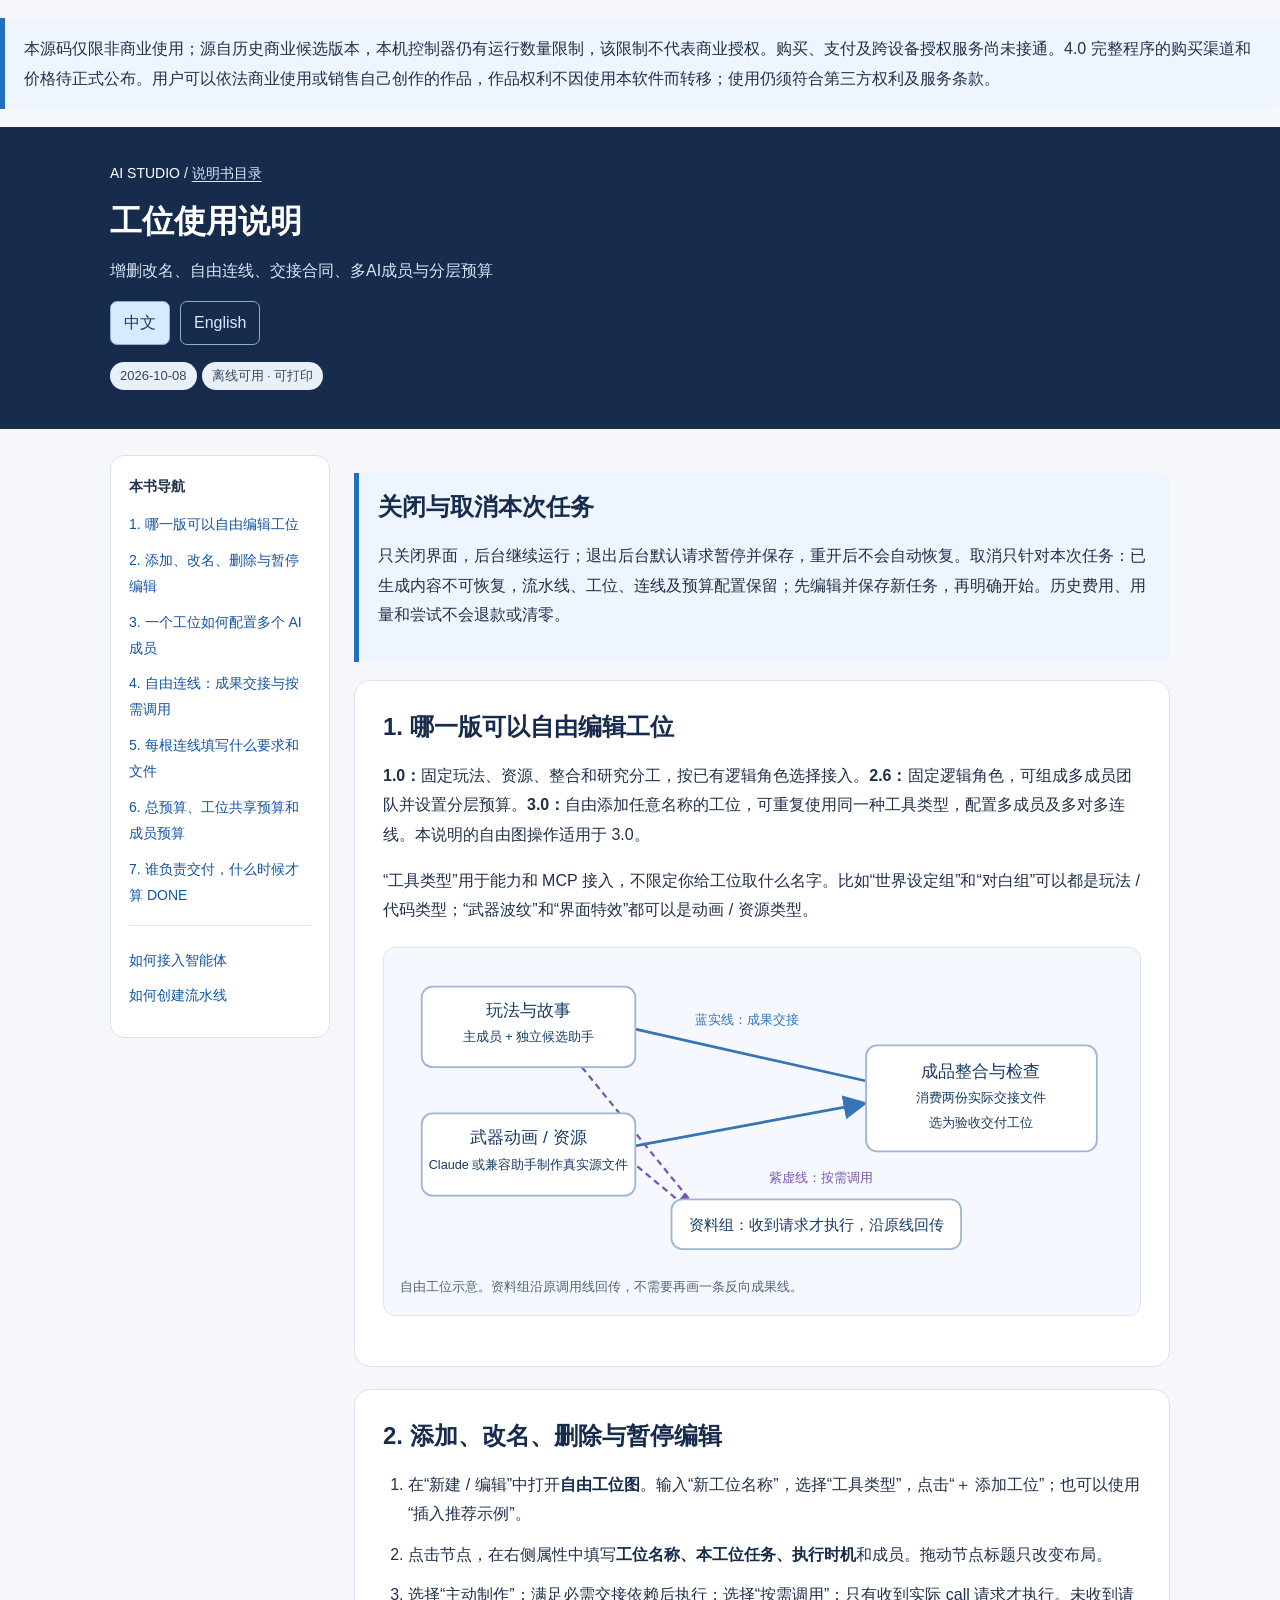
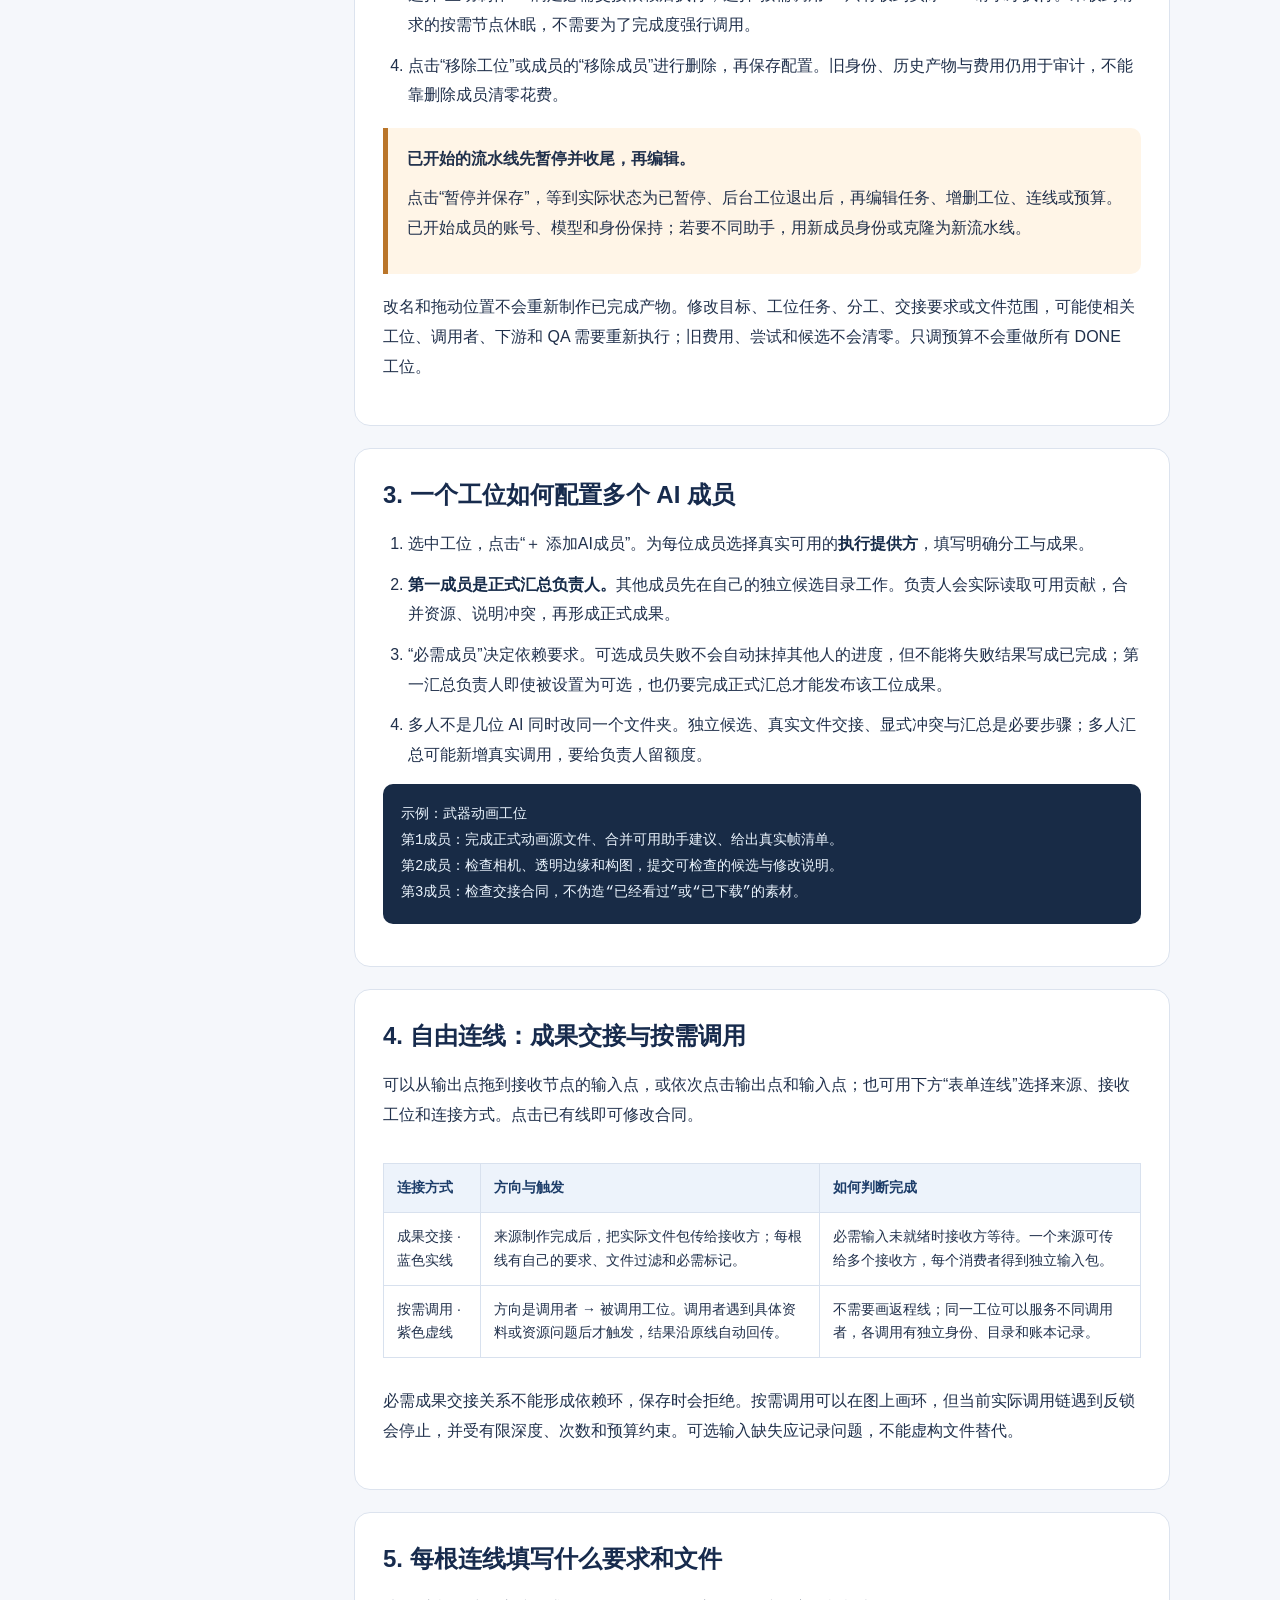
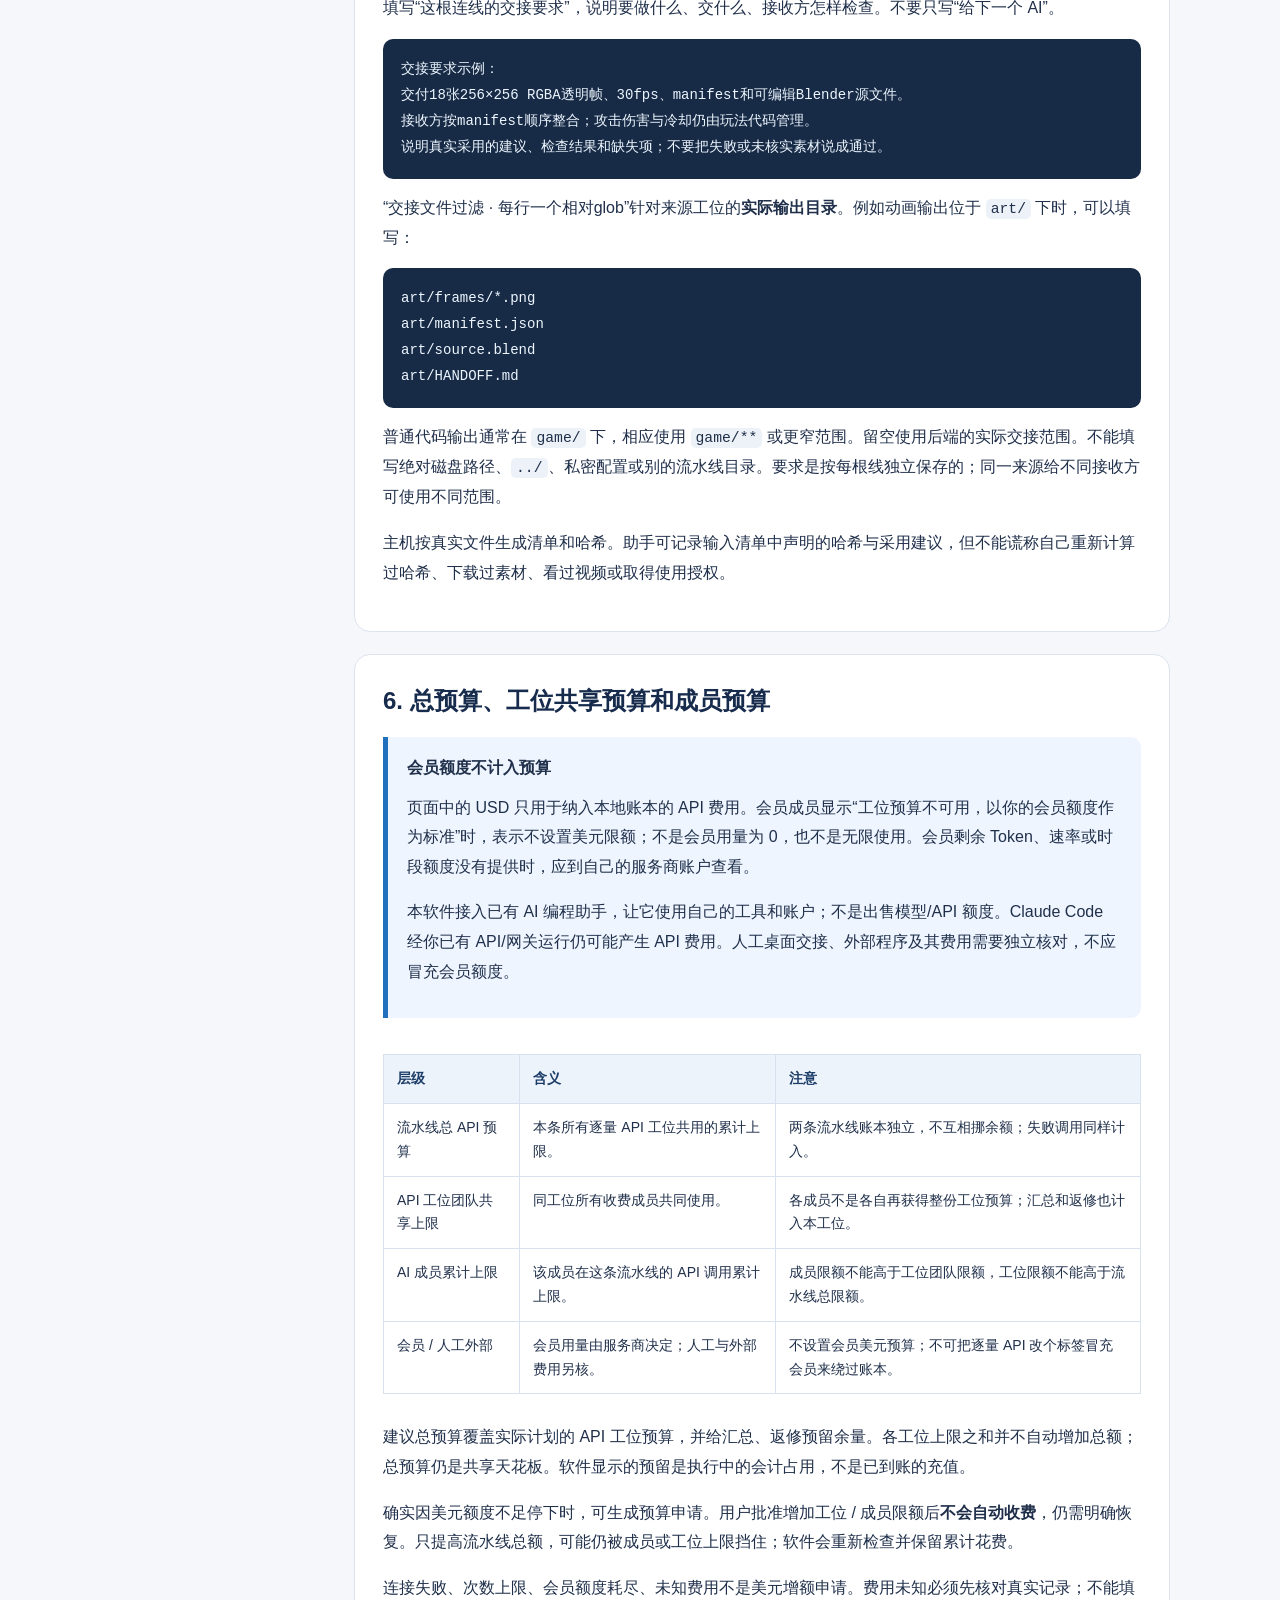
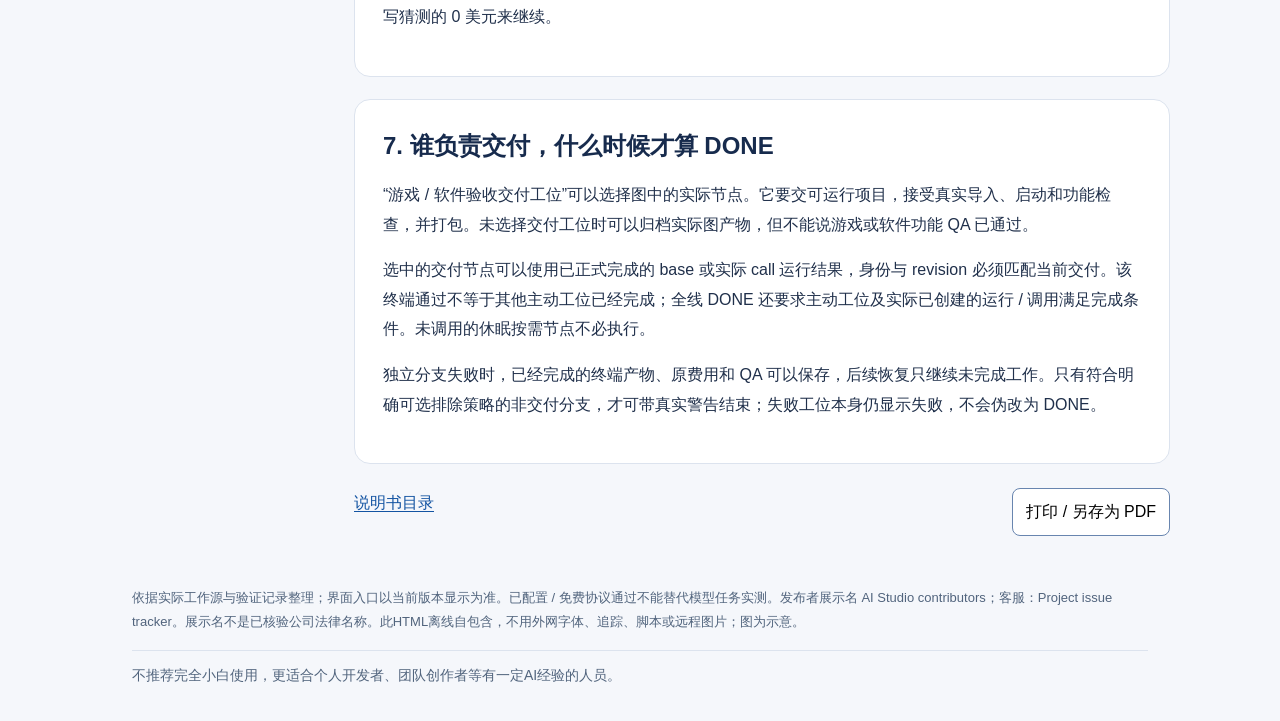
<file: client/ui/manuals/02_stations.html>
<!doctype html><html lang="zh-CN"><head><meta charset="utf-8"><meta name="viewport" content="width=device-width,initial-scale=1"><title>AI Studio · 工位使用说明</title><style>*{box-sizing:border-box}html{scroll-behavior:smooth}body{margin:0;background:#f5f7fb;color:#20304b;font-family:"Microsoft YaHei","PingFang SC","Segoe UI",sans-serif;font-size:16px;line-height:1.85}a{color:#1354a2;text-decoration-thickness:1px;text-underline-offset:3px}header{background:#172b4d;color:#fff;padding:34px 24px}header .wrap{max-width:1060px;margin:auto}header a{color:#d7eaff}h1{font-size:32px;line-height:1.4;margin:12px 0}h2{font-size:24px;line-height:1.5;margin:0 0 16px;color:#172b4d}h3{font-size:19px;margin:24px 0 9px}p{margin:10px 0 16px}.subtitle{color:#d8e5f5;max-width:870px}.crumb{font-size:14px}.layout{max-width:1100px;margin:26px auto;display:grid;grid-template-columns:220px minmax(0,1fr);gap:24px;padding:0 20px}.toc{position:sticky;top:18px;align-self:start;background:white;border:1px solid #d9e1ee;border-radius:14px;padding:18px;font-size:14px}.toc strong{display:block;margin-bottom:12px}.toc a{display:block;margin:10px 0;text-decoration:none}.toc .other{border-top:1px solid #dde4ef;margin-top:16px;padding-top:12px}.section{background:white;border:1px solid #dce3ee;border-radius:16px;padding:28px;margin-bottom:22px;scroll-margin-top:18px}.note{border-left:5px solid #2270bd;background:#eef5ff;border-radius:0 10px 10px 0;padding:16px 19px;margin:18px 0}.warning{border-color:#ba7529;background:#fff5e7}.success{border-color:#278069;background:#eff8f3}.version{border:2px solid #5c66a0;background:#f4f4ff;border-radius:12px;padding:18px 20px;margin:20px 0}.version strong{color:#323d77}.tag{display:inline-block;border-radius:30px;padding:2px 10px;font-size:13px;background:#e9f0f8;color:#314764;margin:0 5px 5px 0}ol,ul{padding-left:25px;margin:15px 0}li{margin:11px 0}li strong{color:#162b49}table{border-collapse:collapse;width:100%;font-size:14px;line-height:1.7;margin:18px 0}th,td{border:1px solid #d8e1ee;padding:12px 13px;text-align:left;vertical-align:top;overflow-wrap:anywhere}th{background:#edf3fb;color:#1d3d69}.table-wrap{overflow:auto}code{font-family:Consolas,"Microsoft YaHei",monospace;font-size:.92em;background:#edf2f8;border-radius:5px;padding:2px 5px;overflow-wrap:anywhere}pre{white-space:pre-wrap;background:#182b46;color:#edf6ff;padding:18px;border-radius:10px;overflow-wrap:anywhere;font-family:Consolas,"Microsoft YaHei",monospace;font-size:14px}.figure{margin:22px 0;padding:16px;background:#f5f8fe;border:1px solid #dce5f3;border-radius:12px}svg{width:100%;height:auto;display:block}.caption{font-size:13px;color:#51647d;margin:12px 0 0}.cards{display:grid;grid-template-columns:repeat(3,minmax(0,1fr));gap:18px}.card{border:1px solid #d7e1ef;border-radius:14px;padding:22px;background:white}.card h2{font-size:21px}.card a{font-weight:bold}.steps{counter-reset:step}.footer{max-width:1060px;margin:20px auto 34px;padding:0 22px;color:#51647d;font-size:13px}.print{border:1px solid #6885af;border-radius:8px;background:white;padding:8px 13px;font:inherit;cursor:pointer}.meta{font-size:13px;color:#65778e}.bottomnav{display:flex;gap:15px;flex-wrap:wrap;justify-content:space-between;margin:24px 0}@media(max-width:800px){.layout{grid-template-columns:1fr}.toc{position:static}.cards{grid-template-columns:1fr}h1{font-size:27px}.section{padding:21px}.layout{padding:0 12px}th,td{padding:10px}}@media print{body{background:white;font-size:11pt}.layout{display:block;margin:0;padding:0}.toc,.print,.bottomnav{display:none}header{background:white;color:#152943;padding:5px 0 20px}header a,.subtitle{color:#20304b}.section{border:none;border-radius:0;padding:12px 0;margin:0;break-inside:auto}h2,h3{break-after:avoid}.figure,.note,.version,table{break-inside:avoid}.footer{padding:0;margin:20px 0}.cards{display:block}a{color:inherit}}.langbar{display:flex;gap:10px;flex-wrap:wrap;margin:15px 0}.langbar a{display:inline-block;padding:6px 13px;border:1px solid #90afd0;border-radius:7px;text-decoration:none}.langbar .active{background:#d8eaff;color:#183b64}.small{font-size:13px}.audience{font-size:14px;border-top:1px solid #dce3ee;padding-top:12px}.draft{border:2px solid #c98532;padding:16px;border-radius:12px;background:#fff5e7}.toc{max-height:calc(100vh - 36px);overflow:auto}html[lang="en"] body{font-family:"Segoe UI",Arial,sans-serif;line-height:1.7}html[lang="en"] .toc{font-size:13px}html[lang="en"] h1{font-size:30px}@media print{.langbar{display:none}.toc{max-height:none}}</style></head><body><aside class="note" lang="zh-CN">本源码仅限非商业使用；源自历史商业候选版本，本机控制器仍有运行数量限制，该限制不代表商业授权。购买、支付及跨设备授权服务尚未接通。4.0 完整程序的购买渠道和价格待正式公布。用户可以依法商业使用或销售自己创作的作品，作品权利不因使用本软件而转移；使用仍须符合第三方权利及服务条款。</aside><header><div class="wrap"><div class="crumb">AI STUDIO / <a href="index.html">说明书目录</a></div><h1>工位使用说明</h1><p class="subtitle">增删改名、自由连线、交接合同、多AI成员与分层预算</p><nav class="langbar" aria-label="Language"><a lang="zh-CN" class="active" href="02_stations.html">中文</a><a lang="en" class="" href="02_stations.en.html">English</a></nav><span class="tag">2026-10-08</span><span class="tag">离线可用 · 可打印</span></div></header><div class="layout"><aside class="toc"><strong>本书导航</strong><a href="#scope">1. 哪一版可以自由编辑工位</a><a href="#edit">2. 添加、改名、删除与暂停编辑</a><a href="#members">3. 一个工位如何配置多个 AI 成员</a><a href="#links">4. 自由连线：成果交接与按需调用</a><a href="#contract">5. 每根连线填写什么要求和文件</a><a href="#budget">6. 总预算、工位共享预算和成员预算</a><a href="#delivery">7. 谁负责交付，什么时候才算 DONE</a><div class="other"><a href="01_connect_agents.html">如何接入智能体</a><a href="03_pipelines.html">如何创建流水线</a></div></aside><article><div class="note"><h2>关闭与取消本次任务</h2><p>只关闭界面，后台继续运行；退出后台默认请求暂停并保存，重开后不会自动恢复。取消只针对本次任务：已生成内容不可恢复，流水线、工位、连线及预算配置保留；先编辑并保存新任务，再明确开始。历史费用、用量和尝试不会退款或清零。</p></div><section class="section" id="scope"><h2>1. 哪一版可以自由编辑工位</h2><p><strong>1.0：</strong>固定玩法、资源、整合和研究分工，按已有逻辑角色选择接入。<strong>2.6：</strong>固定逻辑角色，可组成多成员团队并设置分层预算。<strong>3.0：</strong>自由添加任意名称的工位，可重复使用同一种工具类型，配置多成员及多对多连线。本说明的自由图操作适用于 3.0。</p><p>“工具类型”用于能力和 MCP 接入，不限定你给工位取什么名字。比如“世界设定组”和“对白组”可以都是玩法 / 代码类型；“武器波纹”和“界面特效”都可以是动画 / 资源类型。</p><figure class="figure"><svg viewBox="0 0 800 330" role="img" aria-label="自由工位示意：玩法和资源同时制作，成果交给整合，资料组被按需调用后原线回传"><defs><marker id="b" markerWidth="9" markerHeight="9" refX="8" refY="4.5" orient="auto"><path d="M0 0L9 4.5L0 9Z" fill="#3474b7"/></marker><marker id="c" markerWidth="9" markerHeight="9" refX="8" refY="4.5" orient="auto"><path d="M0 0L9 4.5L0 9Z" fill="#7955af"/></marker></defs><g font-family="Microsoft YaHei, sans-serif" text-anchor="middle"><path d="M260 72L514 129 M260 201L514 154" fill="none" stroke="#3474b7" stroke-width="3" marker-end="url(#b)"/><path d="M201 114L327 269 M253 216L323 274" stroke="#7955af" stroke-dasharray="7 5" stroke-width="2.5" fill="none" marker-end="url(#c)"/><g fill="#fff" stroke="#9db6d6" stroke-width="2"><rect x="24" y="25" width="236" height="89" rx="12"/><rect x="24" y="165" width="236" height="91" rx="12"/><rect x="515" y="90" width="255" height="117" rx="12"/><rect x="300" y="260" width="320" height="55" rx="12"/></g><g fill="#183b64"><text x="142" y="57" font-size="19">玩法与故事</text><text x="142" y="85" font-size="14">主成员 + 独立候选助手</text><text x="142" y="198" font-size="19">武器动画 / 资源</text><text x="142" y="227" font-size="14">Claude 或兼容助手制作真实源文件</text><text x="642" y="125" font-size="19">成品整合与检查</text><text x="642" y="153" font-size="14">消费两份实际交接文件</text><text x="642" y="180" font-size="14">选为验收交付工位</text><text x="460" y="294" font-size="17">资料组：收到请求才执行，沿原线回传</text></g><text x="383" y="66" font-size="14" fill="#3474b7">蓝实线：成果交接</text><text x="465" y="241" font-size="14" fill="#7955af">紫虚线：按需调用</text></g></svg><figcaption class="caption">自由工位示意。资料组沿原调用线回传，不需要再画一条反向成果线。</figcaption></figure></section><section class="section" id="edit"><h2>2. 添加、改名、删除与暂停编辑</h2><ol><li>在“新建 / 编辑”中打开<strong>自由工位图</strong>。输入“新工位名称”，选择“工具类型”，点击“＋ 添加工位”；也可以使用“插入推荐示例”。</li><li>点击节点，在右侧属性中填写<strong>工位名称、本工位任务、执行时机</strong>和成员。拖动节点标题只改变布局。</li><li>选择“主动制作”：满足必需交接依赖后执行；选择“按需调用”：只有收到实际 call 请求才执行。未收到请求的按需节点休眠，不需要为了完成度强行调用。</li><li>点击“移除工位”或成员的“移除成员”进行删除，再保存配置。旧身份、历史产物与费用仍用于审计，不能靠删除成员清零花费。</li></ol><div class="note warning"><strong>已开始的流水线先暂停并收尾，再编辑。</strong><p>点击“暂停并保存”，等到实际状态为已暂停、后台工位退出后，再编辑任务、增删工位、连线或预算。已开始成员的账号、模型和身份保持；若要不同助手，用新成员身份或克隆为新流水线。</p></div><p>改名和拖动位置不会重新制作已完成产物。修改目标、工位任务、分工、交接要求或文件范围，可能使相关工位、调用者、下游和 QA 需要重新执行；旧费用、尝试和候选不会清零。只调预算不会重做所有 DONE 工位。</p></section><section class="section" id="members"><h2>3. 一个工位如何配置多个 AI 成员</h2><ol><li>选中工位，点击“＋ 添加AI成员”。为每位成员选择真实可用的<strong>执行提供方</strong>，填写明确分工与成果。</li><li><strong>第一成员是正式汇总负责人。</strong>其他成员先在自己的独立候选目录工作。负责人会实际读取可用贡献，合并资源、说明冲突，再形成正式成果。</li><li>“必需成员”决定依赖要求。可选成员失败不会自动抹掉其他人的进度，但不能将失败结果写成已完成；第一汇总负责人即使被设置为可选，也仍要完成正式汇总才能发布该工位成果。</li><li>多人不是几位 AI 同时改同一个文件夹。独立候选、真实文件交接、显式冲突与汇总是必要步骤；多人汇总可能新增真实调用，要给负责人留额度。</li></ol><pre>示例：武器动画工位
第1成员：完成正式动画源文件、合并可用助手建议、给出真实帧清单。
第2成员：检查相机、透明边缘和构图，提交可检查的候选与修改说明。
第3成员：检查交接合同，不伪造“已经看过”或“已下载”的素材。</pre></section><section class="section" id="links"><h2>4. 自由连线：成果交接与按需调用</h2><p>可以从输出点拖到接收节点的输入点，或依次点击输出点和输入点；也可用下方“表单连线”选择来源、接收工位和连接方式。点击已有线即可修改合同。</p><div class="table-wrap"><table><thead><tr><th>连接方式</th><th>方向与触发</th><th>如何判断完成</th></tr></thead><tbody><tr><td>成果交接 · 蓝色实线</td><td>来源制作完成后，把实际文件包传给接收方；每根线有自己的要求、文件过滤和必需标记。</td><td>必需输入未就绪时接收方等待。一个来源可传给多个接收方，每个消费者得到独立输入包。</td></tr><tr><td>按需调用 · 紫色虚线</td><td>方向是调用者 → 被调用工位。调用者遇到具体资料或资源问题后才触发，结果沿原线自动回传。</td><td>不需要画返程线；同一工位可以服务不同调用者，各调用有独立身份、目录和账本记录。</td></tr></tbody></table></div><p>必需成果交接关系不能形成依赖环，保存时会拒绝。按需调用可以在图上画环，但当前实际调用链遇到反锁会停止，并受有限深度、次数和预算约束。可选输入缺失应记录问题，不能虚构文件替代。</p></section><section class="section" id="contract"><h2>5. 每根连线填写什么要求和文件</h2><p>填写“这根连线的交接要求”，说明要做什么、交什么、接收方怎样检查。不要只写“给下一个 AI”。</p><pre>交接要求示例：
交付18张256×256 RGBA透明帧、30fps、manifest和可编辑Blender源文件。
接收方按manifest顺序整合；攻击伤害与冷却仍由玩法代码管理。
说明真实采用的建议、检查结果和缺失项；不要把失败或未核实素材说成通过。</pre><p>“交接文件过滤 · 每行一个相对glob”针对来源工位的<strong>实际输出目录</strong>。例如动画输出位于 <code>art/</code> 下时，可以填写：</p><pre>art/frames/*.png
art/manifest.json
art/source.blend
art/HANDOFF.md</pre><p>普通代码输出通常在 <code>game/</code> 下，相应使用 <code>game/**</code> 或更窄范围。留空使用后端的实际交接范围。不能填写绝对磁盘路径、<code>../</code>、私密配置或别的流水线目录。要求是按每根线独立保存的；同一来源给不同接收方可使用不同范围。</p><p>主机按真实文件生成清单和哈希。助手可记录输入清单中声明的哈希与采用建议，但不能谎称自己重新计算过哈希、下载过素材、看过视频或取得使用授权。</p></section><section class="section" id="budget"><h2>6. 总预算、工位共享预算和成员预算</h2><div class="note"><strong>会员额度不计入预算</strong><p>页面中的 USD 只用于纳入本地账本的 API 费用。会员成员显示“工位预算不可用，以你的会员额度作为标准”时，表示不设置美元限额；不是会员用量为 0，也不是无限使用。会员剩余 Token、速率或时段额度没有提供时，应到自己的服务商账户查看。</p><p>本软件接入已有 AI 编程助手，让它使用自己的工具和账户；不是出售模型/API 额度。Claude Code 经你已有 API/网关运行仍可能产生 API 费用。人工桌面交接、外部程序及其费用需要独立核对，不应冒充会员额度。</p></div><div class="table-wrap"><table><thead><tr><th>层级</th><th>含义</th><th>注意</th></tr></thead><tbody><tr><td>流水线总 API 预算</td><td>本条所有逐量 API 工位共用的累计上限。</td><td>两条流水线账本独立，不互相挪余额；失败调用同样计入。</td></tr><tr><td>API 工位团队共享上限</td><td>同工位所有收费成员共同使用。</td><td>各成员不是各自再获得整份工位预算；汇总和返修也计入本工位。</td></tr><tr><td>AI 成员累计上限</td><td>该成员在这条流水线的 API 调用累计上限。</td><td>成员限额不能高于工位团队限额，工位限额不能高于流水线总限额。</td></tr><tr><td>会员 / 人工外部</td><td>会员用量由服务商决定；人工与外部费用另核。</td><td>不设置会员美元预算；不可把逐量 API 改个标签冒充会员来绕过账本。</td></tr></tbody></table></div><p>建议总预算覆盖实际计划的 API 工位预算，并给汇总、返修预留余量。各工位上限之和并不自动增加总额；总预算仍是共享天花板。软件显示的预留是执行中的会计占用，不是已到账的充值。</p><p>确实因美元额度不足停下时，可生成预算申请。用户批准增加工位 / 成员限额后<strong>不会自动收费</strong>，仍需明确恢复。只提高流水线总额，可能仍被成员或工位上限挡住；软件会重新检查并保留累计花费。</p><p>连接失败、次数上限、会员额度耗尽、未知费用不是美元增额申请。费用未知必须先核对真实记录；不能填写猜测的 0 美元来继续。</p></section><section class="section" id="delivery"><h2>7. 谁负责交付，什么时候才算 DONE</h2><p>“游戏 / 软件验收交付工位”可以选择图中的实际节点。它要交可运行项目，接受真实导入、启动和功能检查，并打包。未选择交付工位时可以归档实际图产物，但不能说游戏或软件功能 QA 已通过。</p><p>选中的交付节点可以使用已正式完成的 base 或实际 call 运行结果，身份与 revision 必须匹配当前交付。该终端通过不等于其他主动工位已经完成；全线 DONE 还要求主动工位及实际已创建的运行 / 调用满足完成条件。未调用的休眠按需节点不必执行。</p><p>独立分支失败时，已经完成的终端产物、原费用和 QA 可以保存，后续恢复只继续未完成工作。只有符合明确可选排除策略的非交付分支，才可带真实警告结束；失败工位本身仍显示失败，不会伪改为 DONE。</p></section><div class="bottomnav"><a href="index.html">说明书目录</a><button class="print" type="button" onclick="window.print()">打印 / 另存为 PDF</button></div></article></div><footer class="footer"><p>依据实际工作源与验证记录整理；界面入口以当前版本显示为准。已配置 / 免费协议通过不能替代模型任务实测。发布者展示名 AI Studio contributors；客服：Project issue tracker。展示名不是已核验公司法律名称。此HTML离线自包含，不用外网字体、追踪、脚本或远程图片；图为示意。</p><p class="audience">不推荐完全小白使用，更适合个人开发者、团队创作者等有一定AI经验的人员。</p></footer></body></html>
</file>
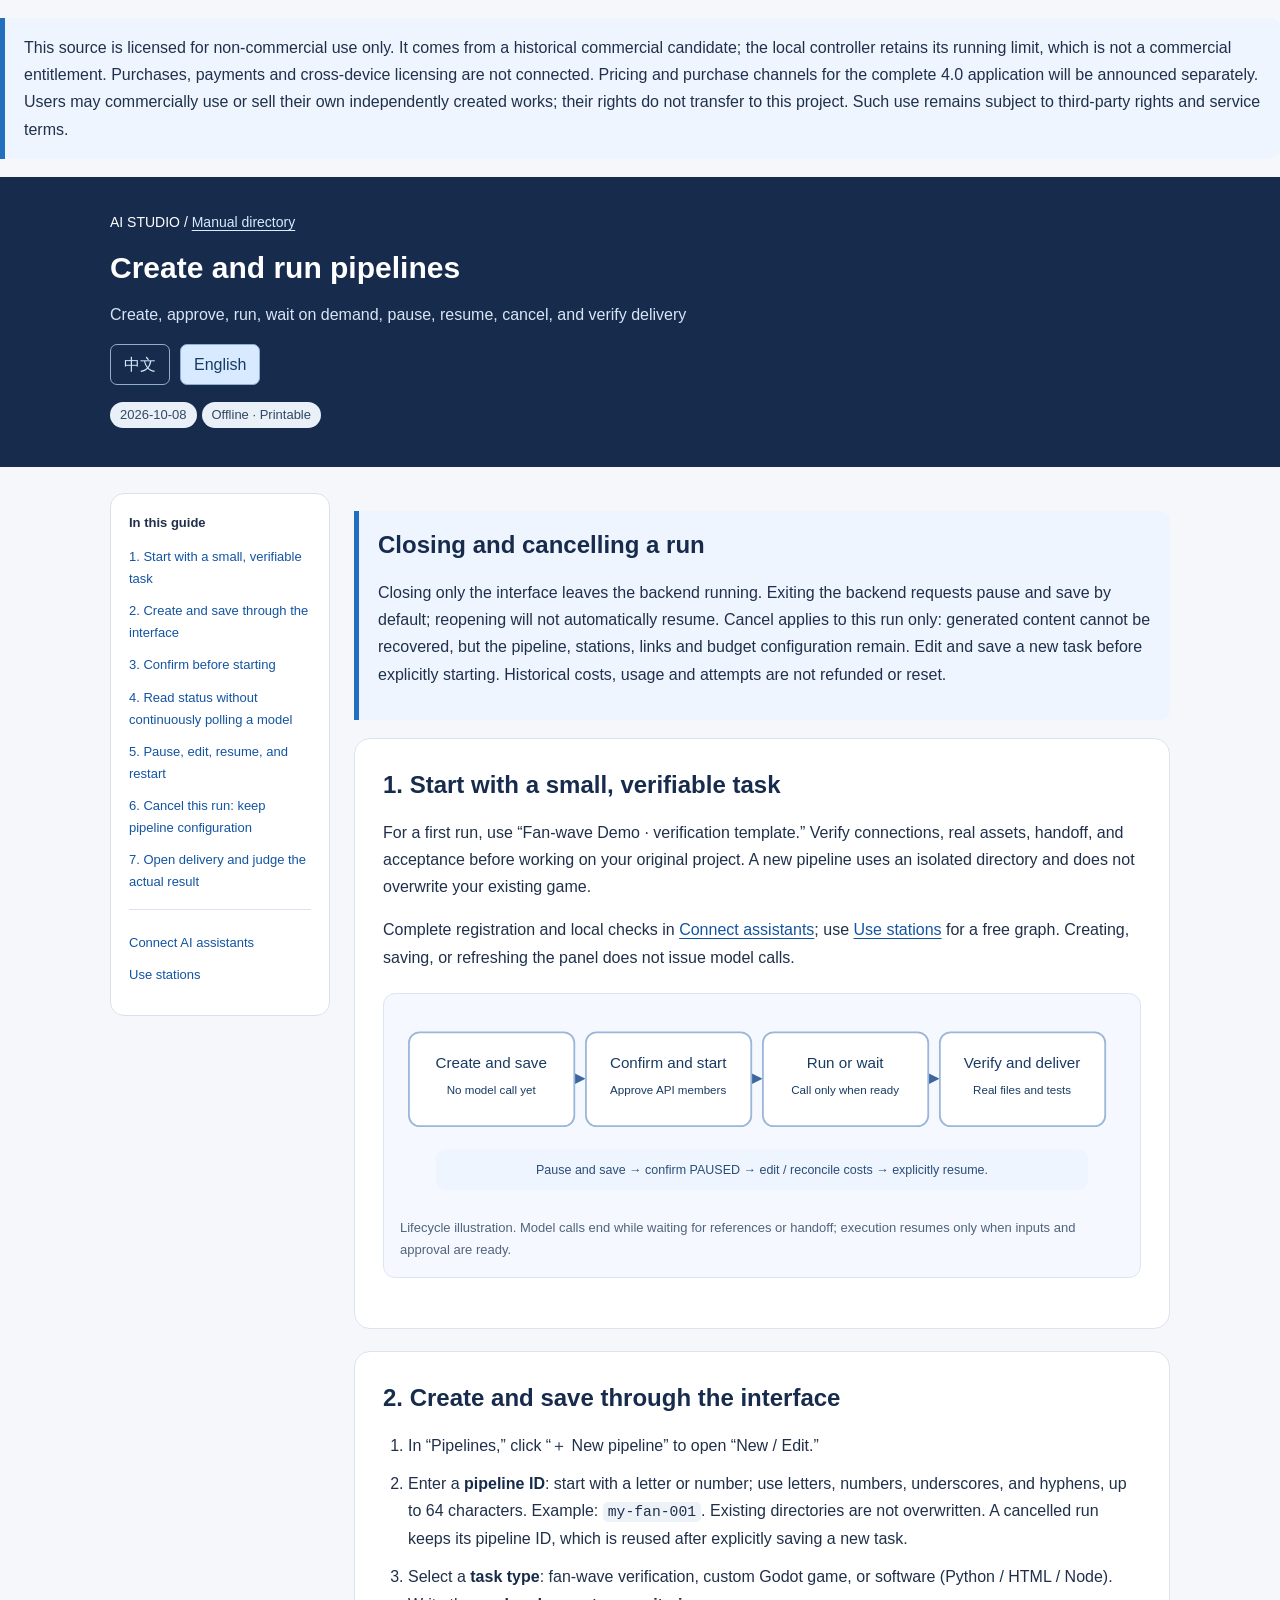
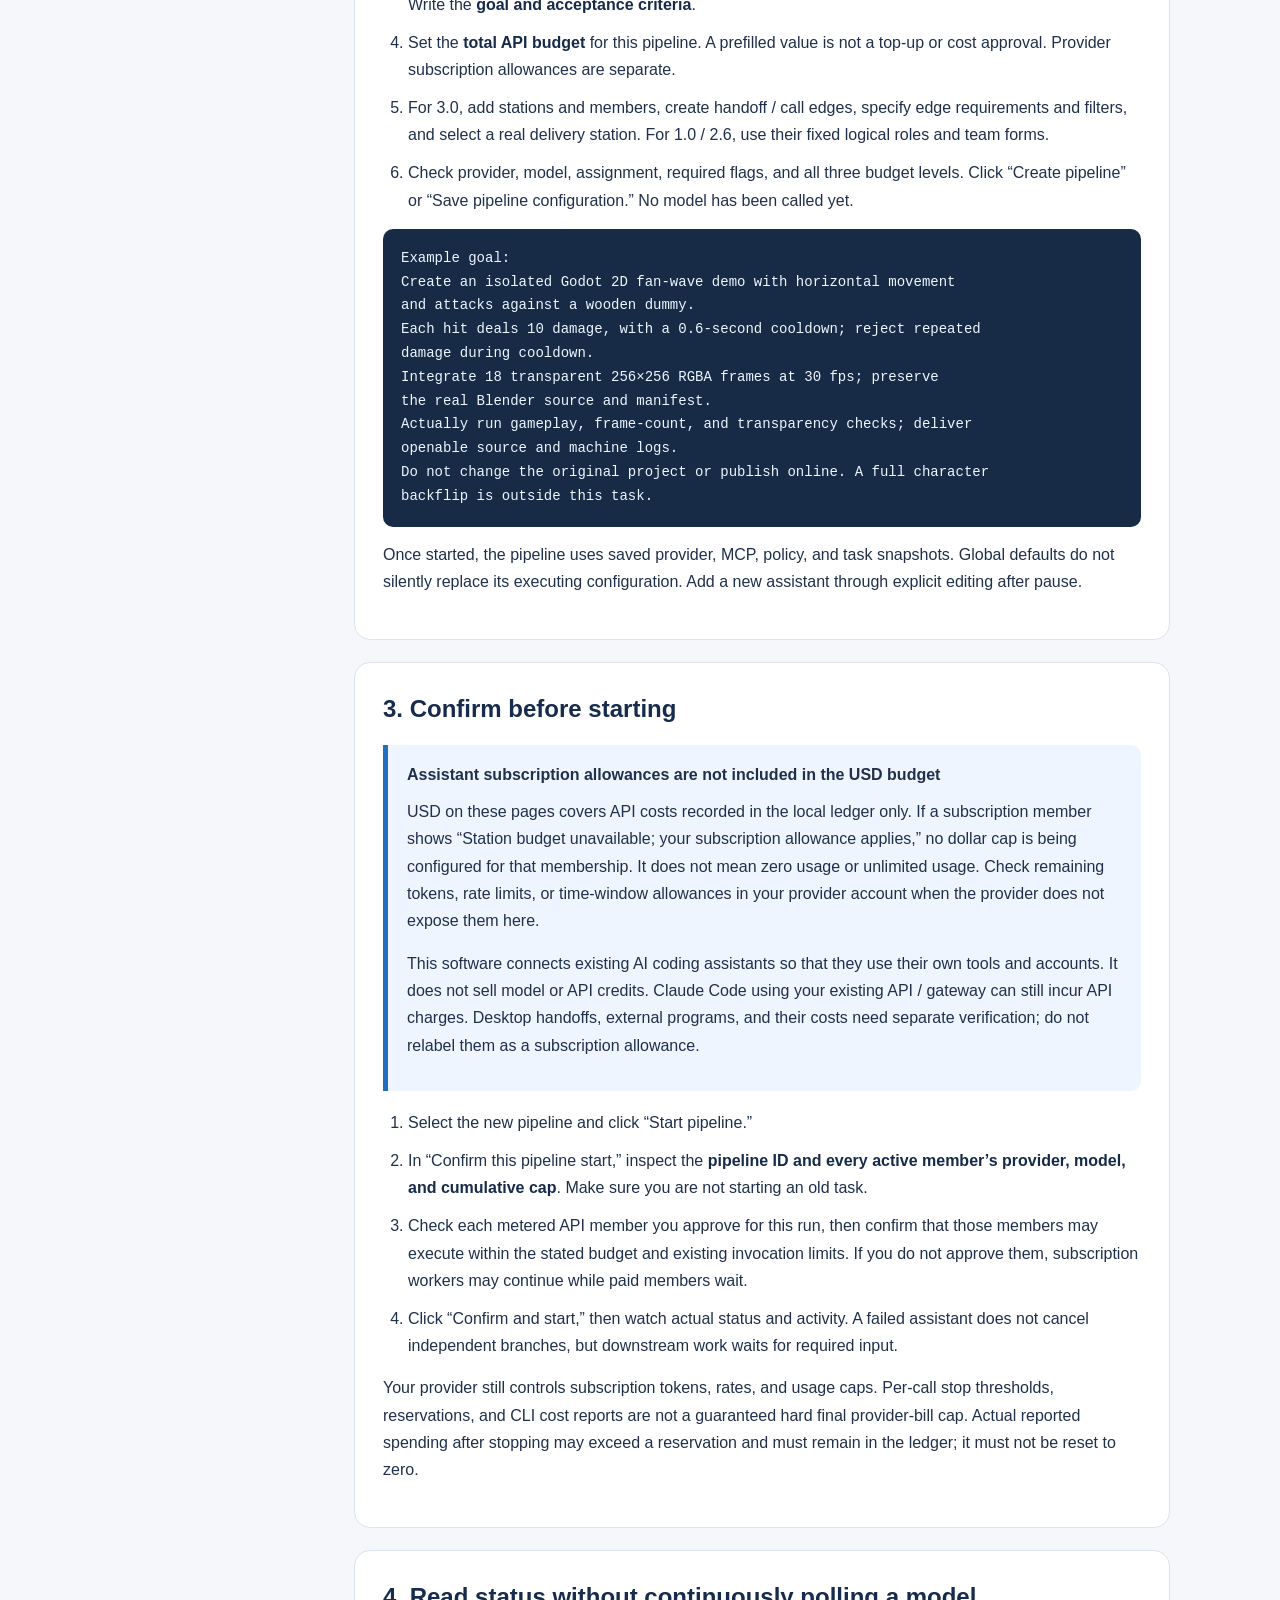
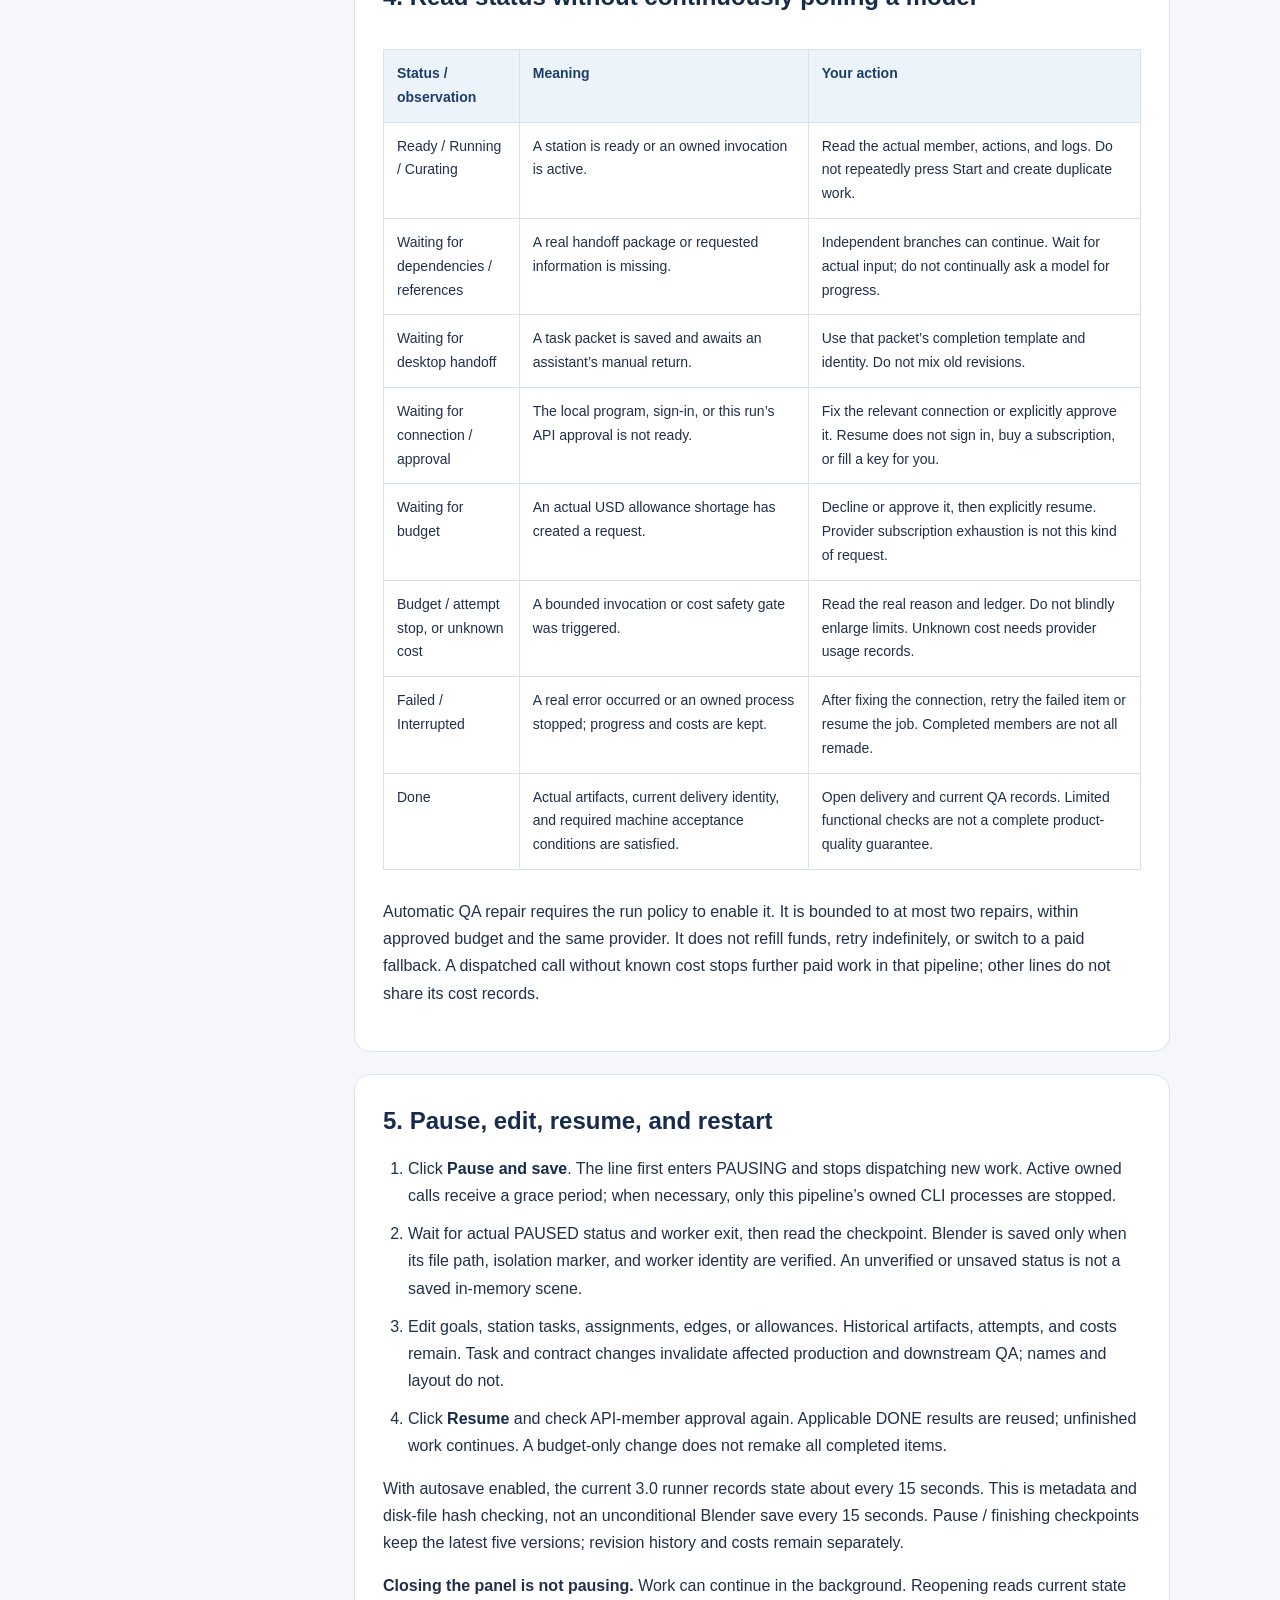
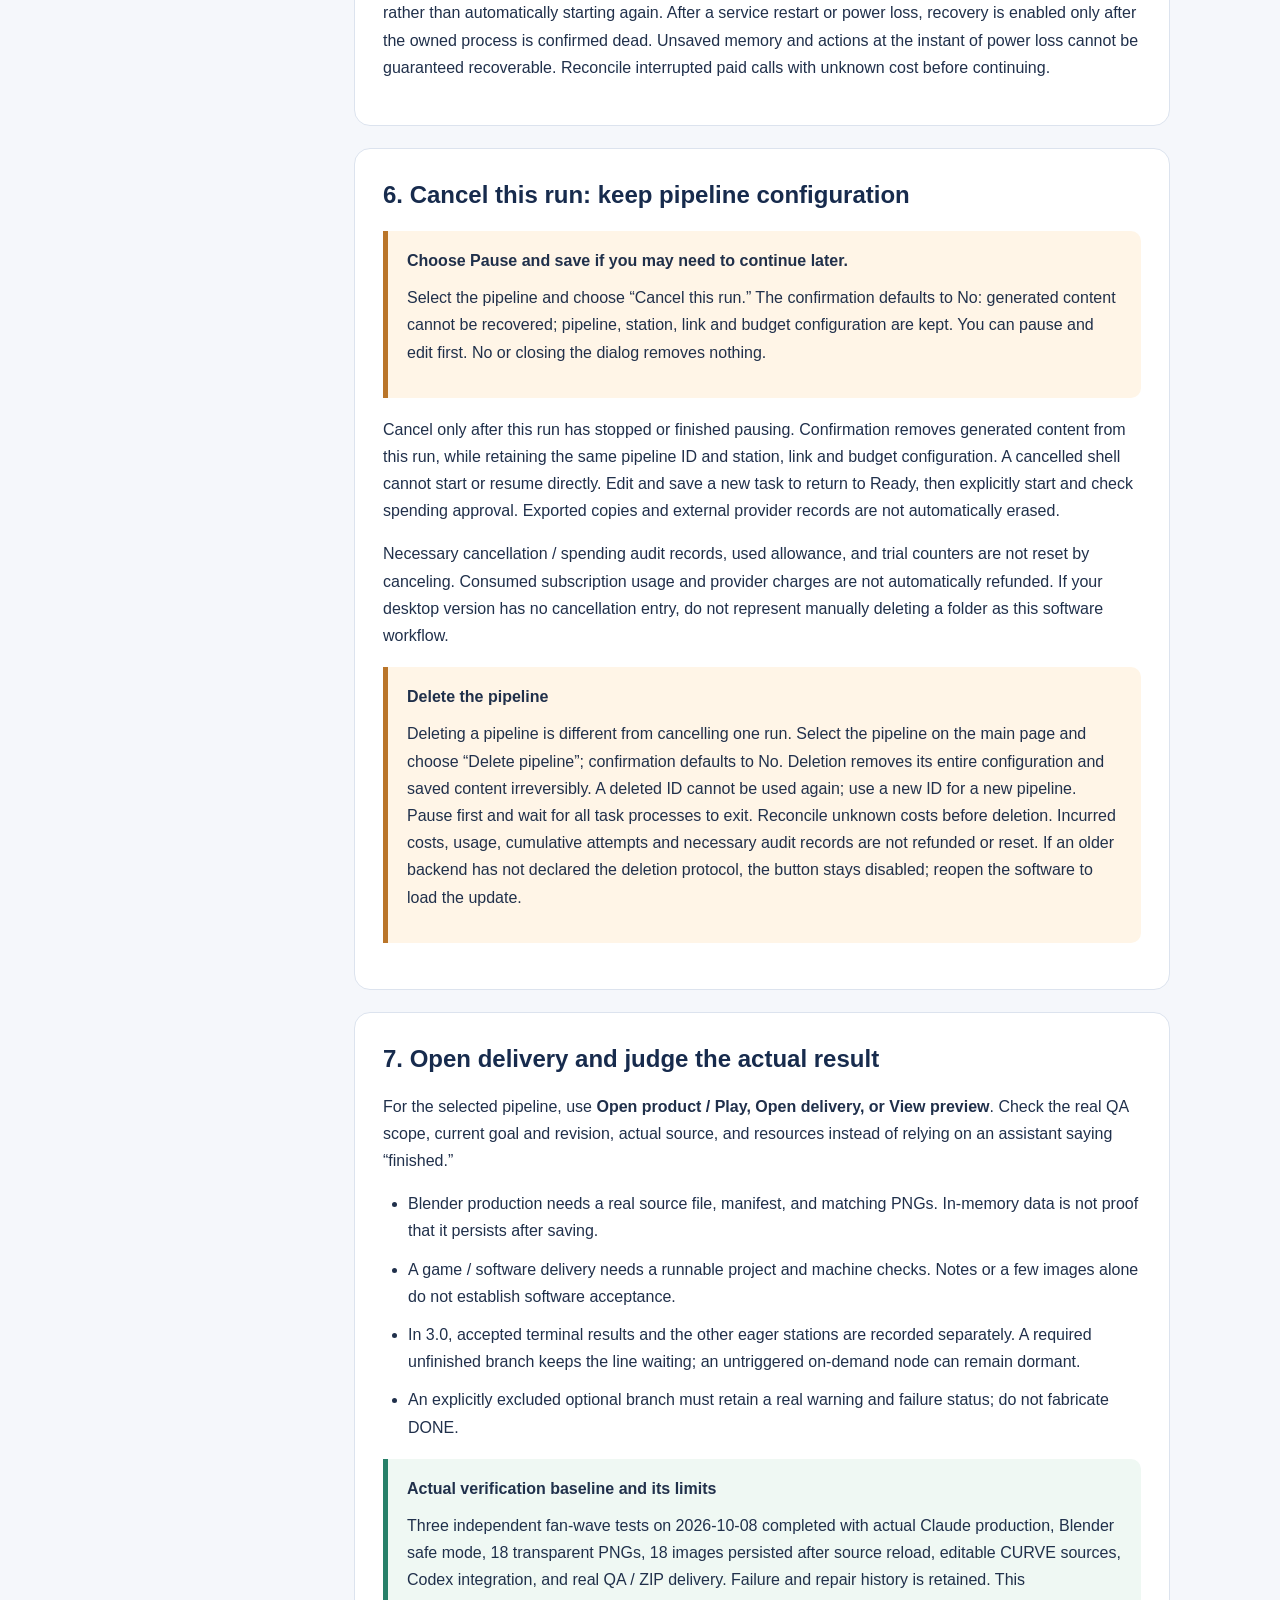
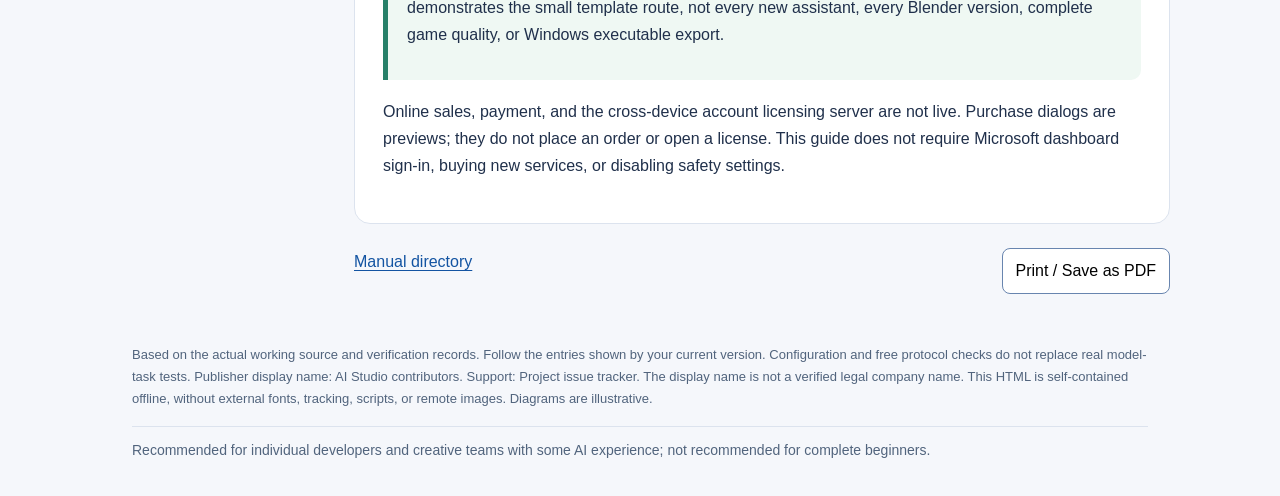
<file: client/ui/manuals/03_pipelines.en.html>
<!doctype html><html lang="en"><head><meta charset="utf-8"><meta name="viewport" content="width=device-width,initial-scale=1"><title>AI Studio · Create and run pipelines</title><style>*{box-sizing:border-box}html{scroll-behavior:smooth}body{margin:0;background:#f5f7fb;color:#20304b;font-family:"Microsoft YaHei","PingFang SC","Segoe UI",sans-serif;font-size:16px;line-height:1.85}a{color:#1354a2;text-decoration-thickness:1px;text-underline-offset:3px}header{background:#172b4d;color:#fff;padding:34px 24px}header .wrap{max-width:1060px;margin:auto}header a{color:#d7eaff}h1{font-size:32px;line-height:1.4;margin:12px 0}h2{font-size:24px;line-height:1.5;margin:0 0 16px;color:#172b4d}h3{font-size:19px;margin:24px 0 9px}p{margin:10px 0 16px}.subtitle{color:#d8e5f5;max-width:870px}.crumb{font-size:14px}.layout{max-width:1100px;margin:26px auto;display:grid;grid-template-columns:220px minmax(0,1fr);gap:24px;padding:0 20px}.toc{position:sticky;top:18px;align-self:start;background:white;border:1px solid #d9e1ee;border-radius:14px;padding:18px;font-size:14px}.toc strong{display:block;margin-bottom:12px}.toc a{display:block;margin:10px 0;text-decoration:none}.toc .other{border-top:1px solid #dde4ef;margin-top:16px;padding-top:12px}.section{background:white;border:1px solid #dce3ee;border-radius:16px;padding:28px;margin-bottom:22px;scroll-margin-top:18px}.note{border-left:5px solid #2270bd;background:#eef5ff;border-radius:0 10px 10px 0;padding:16px 19px;margin:18px 0}.warning{border-color:#ba7529;background:#fff5e7}.success{border-color:#278069;background:#eff8f3}.version{border:2px solid #5c66a0;background:#f4f4ff;border-radius:12px;padding:18px 20px;margin:20px 0}.version strong{color:#323d77}.tag{display:inline-block;border-radius:30px;padding:2px 10px;font-size:13px;background:#e9f0f8;color:#314764;margin:0 5px 5px 0}ol,ul{padding-left:25px;margin:15px 0}li{margin:11px 0}li strong{color:#162b49}table{border-collapse:collapse;width:100%;font-size:14px;line-height:1.7;margin:18px 0}th,td{border:1px solid #d8e1ee;padding:12px 13px;text-align:left;vertical-align:top;overflow-wrap:anywhere}th{background:#edf3fb;color:#1d3d69}.table-wrap{overflow:auto}code{font-family:Consolas,"Microsoft YaHei",monospace;font-size:.92em;background:#edf2f8;border-radius:5px;padding:2px 5px;overflow-wrap:anywhere}pre{white-space:pre-wrap;background:#182b46;color:#edf6ff;padding:18px;border-radius:10px;overflow-wrap:anywhere;font-family:Consolas,"Microsoft YaHei",monospace;font-size:14px}.figure{margin:22px 0;padding:16px;background:#f5f8fe;border:1px solid #dce5f3;border-radius:12px}svg{width:100%;height:auto;display:block}.caption{font-size:13px;color:#51647d;margin:12px 0 0}.cards{display:grid;grid-template-columns:repeat(3,minmax(0,1fr));gap:18px}.card{border:1px solid #d7e1ef;border-radius:14px;padding:22px;background:white}.card h2{font-size:21px}.card a{font-weight:bold}.steps{counter-reset:step}.footer{max-width:1060px;margin:20px auto 34px;padding:0 22px;color:#51647d;font-size:13px}.print{border:1px solid #6885af;border-radius:8px;background:white;padding:8px 13px;font:inherit;cursor:pointer}.meta{font-size:13px;color:#65778e}.bottomnav{display:flex;gap:15px;flex-wrap:wrap;justify-content:space-between;margin:24px 0}@media(max-width:800px){.layout{grid-template-columns:1fr}.toc{position:static}.cards{grid-template-columns:1fr}h1{font-size:27px}.section{padding:21px}.layout{padding:0 12px}th,td{padding:10px}}@media print{body{background:white;font-size:11pt}.layout{display:block;margin:0;padding:0}.toc,.print,.bottomnav{display:none}header{background:white;color:#152943;padding:5px 0 20px}header a,.subtitle{color:#20304b}.section{border:none;border-radius:0;padding:12px 0;margin:0;break-inside:auto}h2,h3{break-after:avoid}.figure,.note,.version,table{break-inside:avoid}.footer{padding:0;margin:20px 0}.cards{display:block}a{color:inherit}}.langbar{display:flex;gap:10px;flex-wrap:wrap;margin:15px 0}.langbar a{display:inline-block;padding:6px 13px;border:1px solid #90afd0;border-radius:7px;text-decoration:none}.langbar .active{background:#d8eaff;color:#183b64}.small{font-size:13px}.audience{font-size:14px;border-top:1px solid #dce3ee;padding-top:12px}.draft{border:2px solid #c98532;padding:16px;border-radius:12px;background:#fff5e7}.toc{max-height:calc(100vh - 36px);overflow:auto}html[lang="en"] body{font-family:"Segoe UI",Arial,sans-serif;line-height:1.7}html[lang="en"] .toc{font-size:13px}html[lang="en"] h1{font-size:30px}@media print{.langbar{display:none}.toc{max-height:none}}</style></head><body><aside class="note" lang="en">This source is licensed for non-commercial use only. It comes from a historical commercial candidate; the local controller retains its running limit, which is not a commercial entitlement. Purchases, payments and cross-device licensing are not connected. Pricing and purchase channels for the complete 4.0 application will be announced separately. Users may commercially use or sell their own independently created works; their rights do not transfer to this project. Such use remains subject to third-party rights and service terms.</aside><header><div class="wrap"><div class="crumb">AI STUDIO / <a href="index.en.html">Manual directory</a></div><h1>Create and run pipelines</h1><p class="subtitle">Create, approve, run, wait on demand, pause, resume, cancel, and verify delivery</p><nav class="langbar" aria-label="Language"><a lang="zh-CN" class="" href="03_pipelines.html">中文</a><a lang="en" class="active" href="03_pipelines.en.html">English</a></nav><span class="tag">2026-10-08</span><span class="tag">Offline · Printable</span></div></header><div class="layout"><aside class="toc"><strong>In this guide</strong><a href="#prepare">1. Start with a small, verifiable task</a><a href="#create">2. Create and save through the interface</a><a href="#start">3. Confirm before starting</a><a href="#states">4. Read status without continuously polling a model</a><a href="#pause">5. Pause, edit, resume, and restart</a><a href="#cancel">6. Cancel this run: keep pipeline configuration</a><a href="#accept">7. Open delivery and judge the actual result</a><div class="other"><a href="01_connect_agents.en.html">Connect AI assistants</a><a href="02_stations.en.html">Use stations</a></div></aside><article><div class="note"><h2>Closing and cancelling a run</h2><p>Closing only the interface leaves the backend running. Exiting the backend requests pause and save by default; reopening will not automatically resume. Cancel applies to this run only: generated content cannot be recovered, but the pipeline, stations, links and budget configuration remain. Edit and save a new task before explicitly starting. Historical costs, usage and attempts are not refunded or reset.</p></div><section class="section" id="prepare"><h2>1. Start with a small, verifiable task</h2><p>For a first run, use “Fan-wave Demo · verification template.” Verify connections, real assets, handoff, and acceptance before working on your original project. A new pipeline uses an isolated directory and does not overwrite your existing game.</p><p>Complete registration and local checks in <a href="01_connect_agents.en.html">Connect assistants</a>; use <a href="02_stations.en.html">Use stations</a> for a free graph. Creating, saving, or refreshing the panel does not issue model calls.</p><figure class="figure"><svg viewBox="0 0 810 218" role="img" aria-label="Pause and save → confirm PAUSED → edit / reconcile costs → explicitly resume."><defs><marker id="pipeline-en" markerWidth="8" markerHeight="8" refX="7" refY="4" orient="auto"><path d="M0 0L8 4L0 8Z" fill="#3d669f"/></marker></defs><g font-family="Segoe UI,sans-serif" text-anchor="middle"><g stroke="#3d669f" stroke-width="2.5"><path d="M195 77H205" marker-end="url(#pipeline-en)"/><path d="M393 77H403" marker-end="url(#pipeline-en)"/><path d="M591 77H601" marker-end="url(#pipeline-en)"/></g><g fill="#fff" stroke="#9ab6d9" stroke-width="2"><rect x="10" y="25" width="185" height="105" rx="12"/><rect x="208" y="25" width="185" height="105" rx="12"/><rect x="406" y="25" width="185" height="105" rx="12"/><rect x="604" y="25" width="185" height="105" rx="12"/></g><g font-size="17" fill="#183b64"><text x="102" y="65">Create and save</text><text x="102" y="94" class="small">No model call yet</text><text x="300" y="65">Confirm and start</text><text x="300" y="94" class="small">Approve API members</text><text x="498" y="65">Run or wait</text><text x="498" y="94" class="small">Call only when ready</text><text x="696" y="65">Verify and deliver</text><text x="696" y="94" class="small">Real files and tests</text></g><rect x="40" y="156" width="730" height="45" rx="10" fill="#eef5ff"/><text x="405" y="184" font-size="14" fill="#294d79">Pause and save → confirm PAUSED → edit / reconcile costs → explicitly resume.</text></g></svg><figcaption class="caption">Lifecycle illustration. Model calls end while waiting for references or handoff; execution resumes only when inputs and approval are ready.</figcaption></figure></section><section class="section" id="create"><h2>2. Create and save through the interface</h2><ol><li>In “Pipelines,” click “＋ New pipeline” to open “New / Edit.”</li><li>Enter a <strong>pipeline ID</strong>: start with a letter or number; use letters, numbers, underscores, and hyphens, up to 64 characters. Example: <code>my-fan-001</code>. Existing directories are not overwritten. A cancelled run keeps its pipeline ID, which is reused after explicitly saving a new task.</li><li>Select a <strong>task type</strong>: fan-wave verification, custom Godot game, or software (Python / HTML / Node). Write the <strong>goal and acceptance criteria</strong>.</li><li>Set the <strong>total API budget</strong> for this pipeline. A prefilled value is not a top-up or cost approval. Provider subscription allowances are separate.</li><li>For 3.0, add stations and members, create handoff / call edges, specify edge requirements and filters, and select a real delivery station. For 1.0 / 2.6, use their fixed logical roles and team forms.</li><li>Check provider, model, assignment, required flags, and all three budget levels. Click “Create pipeline” or “Save pipeline configuration.” No model has been called yet.</li></ol><pre>Example goal:
Create an isolated Godot 2D fan-wave demo with horizontal movement
and attacks against a wooden dummy.
Each hit deals 10 damage, with a 0.6-second cooldown; reject repeated
damage during cooldown.
Integrate 18 transparent 256×256 RGBA frames at 30 fps; preserve
the real Blender source and manifest.
Actually run gameplay, frame-count, and transparency checks; deliver
openable source and machine logs.
Do not change the original project or publish online. A full character
backflip is outside this task.</pre><p>Once started, the pipeline uses saved provider, MCP, policy, and task snapshots. Global defaults do not silently replace its executing configuration. Add a new assistant through explicit editing after pause.</p></section><section class="section" id="start"><h2>3. Confirm before starting</h2><div class="note"><strong>Assistant subscription allowances are not included in the USD budget</strong>
<p>USD on these pages covers API costs recorded in the local ledger only. If a subscription member shows “Station budget unavailable; your subscription allowance applies,” no dollar cap is being configured for that membership. It does not mean zero usage or unlimited usage. Check remaining tokens, rate limits, or time-window allowances in your provider account when the provider does not expose them here.</p>
<p>This software connects existing AI coding assistants so that they use their own tools and accounts. It does not sell model or API credits. Claude Code using your existing API / gateway can still incur API charges. Desktop handoffs, external programs, and their costs need separate verification; do not relabel them as a subscription allowance.</p></div><ol><li>Select the new pipeline and click “Start pipeline.”</li><li>In “Confirm this pipeline start,” inspect the <strong>pipeline ID and every active member’s provider, model, and cumulative cap</strong>. Make sure you are not starting an old task.</li><li>Check each metered API member you approve for this run, then confirm that those members may execute within the stated budget and existing invocation limits. If you do not approve them, subscription workers may continue while paid members wait.</li><li>Click “Confirm and start,” then watch actual status and activity. A failed assistant does not cancel independent branches, but downstream work waits for required input.</li></ol><p>Your provider still controls subscription tokens, rates, and usage caps. Per-call stop thresholds, reservations, and CLI cost reports are not a guaranteed hard final provider-bill cap. Actual reported spending after stopping may exceed a reservation and must remain in the ledger; it must not be reset to zero.</p></section><section class="section" id="states"><h2>4. Read status without continuously polling a model</h2><div class="table-wrap"><table><thead><tr><th>Status / observation</th><th>Meaning</th><th>Your action</th></tr></thead><tbody><tr><td>Ready / Running / Curating</td><td>A station is ready or an owned invocation is active.</td><td>Read the actual member, actions, and logs. Do not repeatedly press Start and create duplicate work.</td></tr><tr><td>Waiting for dependencies / references</td><td>A real handoff package or requested information is missing.</td><td>Independent branches can continue. Wait for actual input; do not continually ask a model for progress.</td></tr><tr><td>Waiting for desktop handoff</td><td>A task packet is saved and awaits an assistant’s manual return.</td><td>Use that packet’s completion template and identity. Do not mix old revisions.</td></tr><tr><td>Waiting for connection / approval</td><td>The local program, sign-in, or this run’s API approval is not ready.</td><td>Fix the relevant connection or explicitly approve it. Resume does not sign in, buy a subscription, or fill a key for you.</td></tr><tr><td>Waiting for budget</td><td>An actual USD allowance shortage has created a request.</td><td>Decline or approve it, then explicitly resume. Provider subscription exhaustion is not this kind of request.</td></tr><tr><td>Budget / attempt stop, or unknown cost</td><td>A bounded invocation or cost safety gate was triggered.</td><td>Read the real reason and ledger. Do not blindly enlarge limits. Unknown cost needs provider usage records.</td></tr><tr><td>Failed / Interrupted</td><td>A real error occurred or an owned process stopped; progress and costs are kept.</td><td>After fixing the connection, retry the failed item or resume the job. Completed members are not all remade.</td></tr><tr><td>Done</td><td>Actual artifacts, current delivery identity, and required machine acceptance conditions are satisfied.</td><td>Open delivery and current QA records. Limited functional checks are not a complete product-quality guarantee.</td></tr></tbody></table></div><p>Automatic QA repair requires the run policy to enable it. It is bounded to at most two repairs, within approved budget and the same provider. It does not refill funds, retry indefinitely, or switch to a paid fallback. A dispatched call without known cost stops further paid work in that pipeline; other lines do not share its cost records.</p></section><section class="section" id="pause"><h2>5. Pause, edit, resume, and restart</h2><ol><li>Click <strong>Pause and save</strong>. The line first enters PAUSING and stops dispatching new work. Active owned calls receive a grace period; when necessary, only this pipeline’s owned CLI processes are stopped.</li><li>Wait for actual PAUSED status and worker exit, then read the checkpoint. Blender is saved only when its file path, isolation marker, and worker identity are verified. An unverified or unsaved status is not a saved in-memory scene.</li><li>Edit goals, station tasks, assignments, edges, or allowances. Historical artifacts, attempts, and costs remain. Task and contract changes invalidate affected production and downstream QA; names and layout do not.</li><li>Click <strong>Resume</strong> and check API-member approval again. Applicable DONE results are reused; unfinished work continues. A budget-only change does not remake all completed items.</li></ol><p>With autosave enabled, the current 3.0 runner records state about every 15 seconds. This is metadata and disk-file hash checking, not an unconditional Blender save every 15 seconds. Pause / finishing checkpoints keep the latest five versions; revision history and costs remain separately.</p><p><strong>Closing the panel is not pausing.</strong> Work can continue in the background. Reopening reads current state rather than automatically starting again. After a service restart or power loss, recovery is enabled only after the owned process is confirmed dead. Unsaved memory and actions at the instant of power loss cannot be guaranteed recoverable. Reconcile interrupted paid calls with unknown cost before continuing.</p></section><section class="section" id="cancel"><h2>6. Cancel this run: keep pipeline configuration</h2><div class="note warning"><strong>Choose Pause and save if you may need to continue later.</strong><p>Select the pipeline and choose “Cancel this run.” The confirmation defaults to No: generated content cannot be recovered; pipeline, station, link and budget configuration are kept. You can pause and edit first. No or closing the dialog removes nothing.</p></div><p>Cancel only after this run has stopped or finished pausing. Confirmation removes generated content from this run, while retaining the same pipeline ID and station, link and budget configuration. A cancelled shell cannot start or resume directly. Edit and save a new task to return to Ready, then explicitly start and check spending approval. Exported copies and external provider records are not automatically erased.</p><p>Necessary cancellation / spending audit records, used allowance, and trial counters are not reset by canceling. Consumed subscription usage and provider charges are not automatically refunded. If your desktop version has no cancellation entry, do not represent manually deleting a folder as this software workflow.</p><div class="note warning" id="pipeline-deletion-note"><strong>Delete the pipeline</strong><p>Deleting a pipeline is different from cancelling one run. Select the pipeline on the main page and choose “Delete pipeline”; confirmation defaults to No. Deletion removes its entire configuration and saved content irreversibly. A deleted ID cannot be used again; use a new ID for a new pipeline. Pause first and wait for all task processes to exit. Reconcile unknown costs before deletion. Incurred costs, usage, cumulative attempts and necessary audit records are not refunded or reset. If an older backend has not declared the deletion protocol, the button stays disabled; reopen the software to load the update.</p></div></section><section class="section" id="accept"><h2>7. Open delivery and judge the actual result</h2><p>For the selected pipeline, use <strong>Open product / Play, Open delivery, or View preview</strong>. Check the real QA scope, current goal and revision, actual source, and resources instead of relying on an assistant saying “finished.”</p><ul><li>Blender production needs a real source file, manifest, and matching PNGs. In-memory data is not proof that it persists after saving.</li><li>A game / software delivery needs a runnable project and machine checks. Notes or a few images alone do not establish software acceptance.</li><li>In 3.0, accepted terminal results and the other eager stations are recorded separately. A required unfinished branch keeps the line waiting; an untriggered on-demand node can remain dormant.</li><li>An explicitly excluded optional branch must retain a real warning and failure status; do not fabricate DONE.</li></ul><div class="note success"><strong>Actual verification baseline and its limits</strong><p>Three independent fan-wave tests on 2026-10-08 completed with actual Claude production, Blender safe mode, 18 transparent PNGs, 18 images persisted after source reload, editable CURVE sources, Codex integration, and real QA / ZIP delivery. Failure and repair history is retained. This demonstrates the small template route, not every new assistant, every Blender version, complete game quality, or Windows executable export.</p></div><p>Online sales, payment, and the cross-device account licensing server are not live. Purchase dialogs are previews; they do not place an order or open a license. This guide does not require Microsoft dashboard sign-in, buying new services, or disabling safety settings.</p></section><div class="bottomnav"><a href="index.en.html">Manual directory</a><button class="print" type="button" onclick="window.print()">Print / Save as PDF</button></div></article></div><footer class="footer"><p>Based on the actual working source and verification records. Follow the entries shown by your current version. Configuration and free protocol checks do not replace real model-task tests. Publisher display name: AI Studio contributors. Support: Project issue tracker. The display name is not a verified legal company name. This HTML is self-contained offline, without external fonts, tracking, scripts, or remote images. Diagrams are illustrative.</p><p class="audience">Recommended for individual developers and creative teams with some AI experience; not recommended for complete beginners.</p></footer></body></html>
</file>
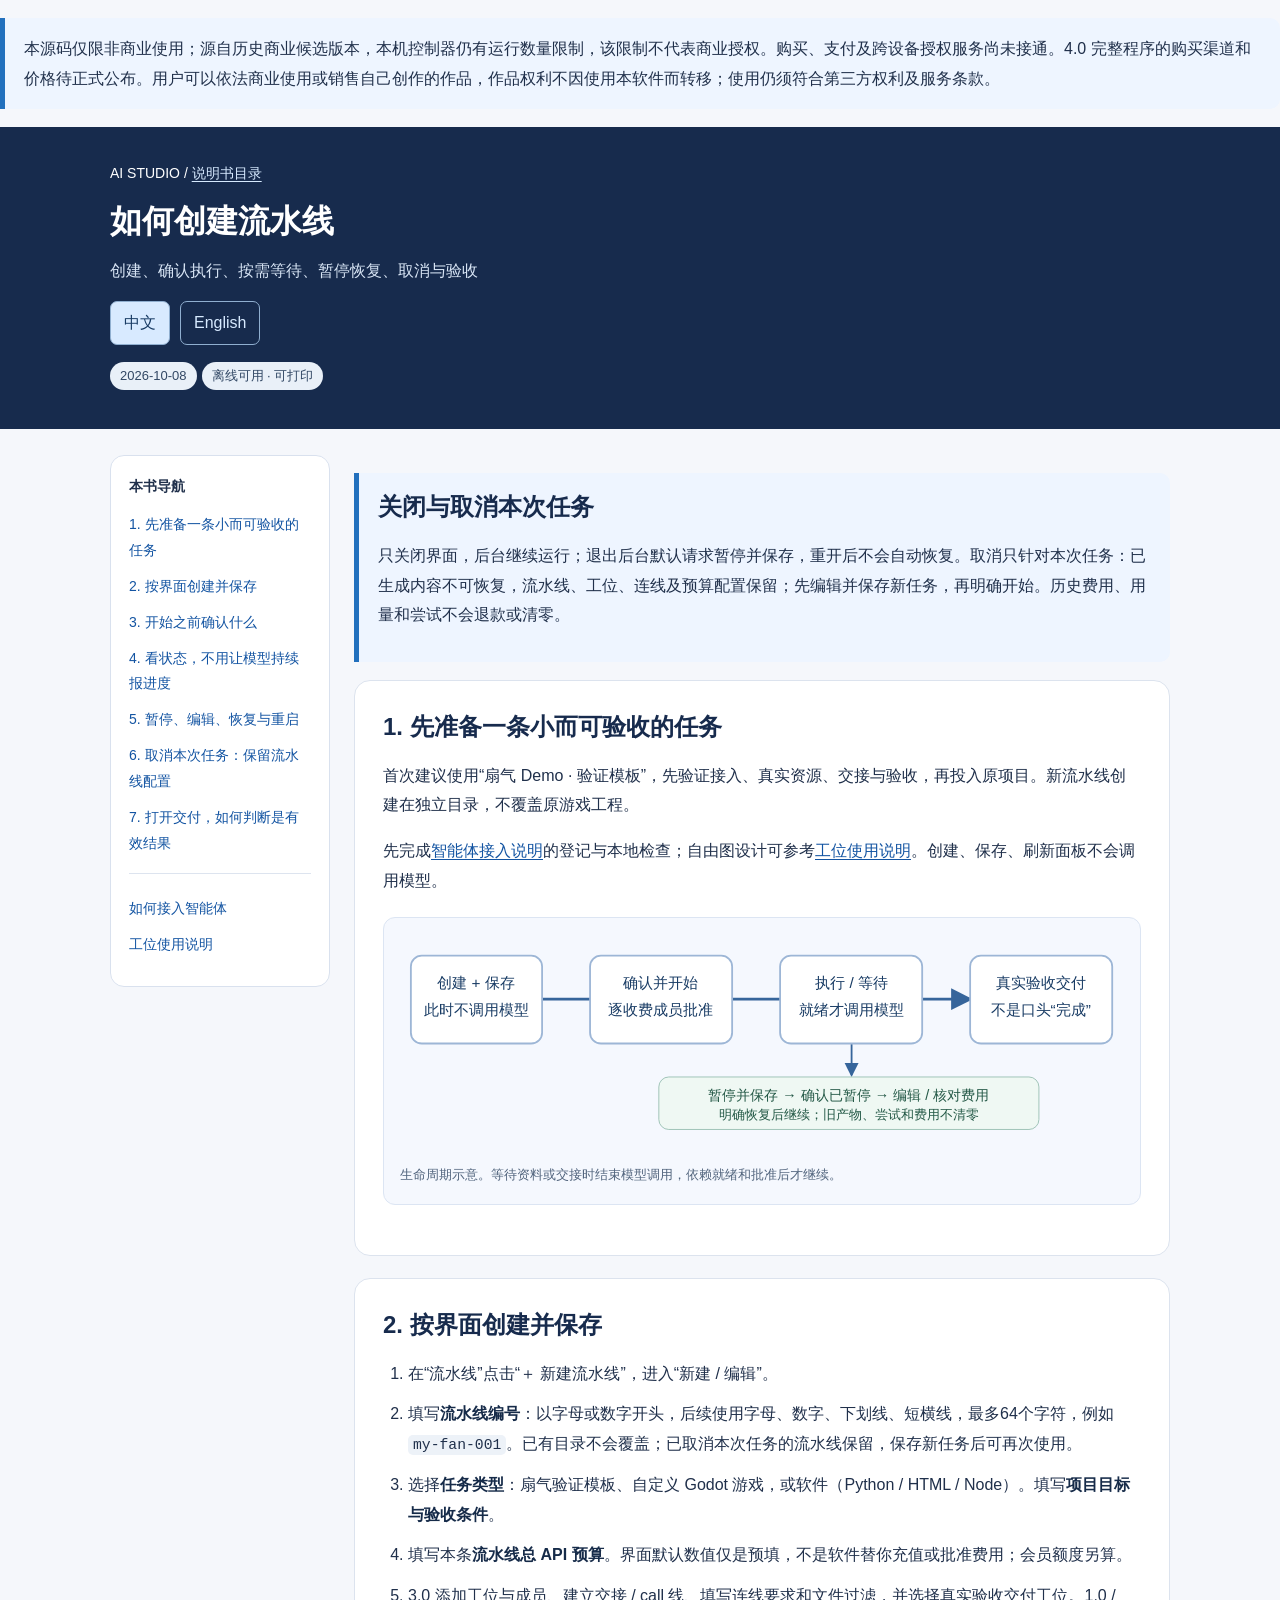
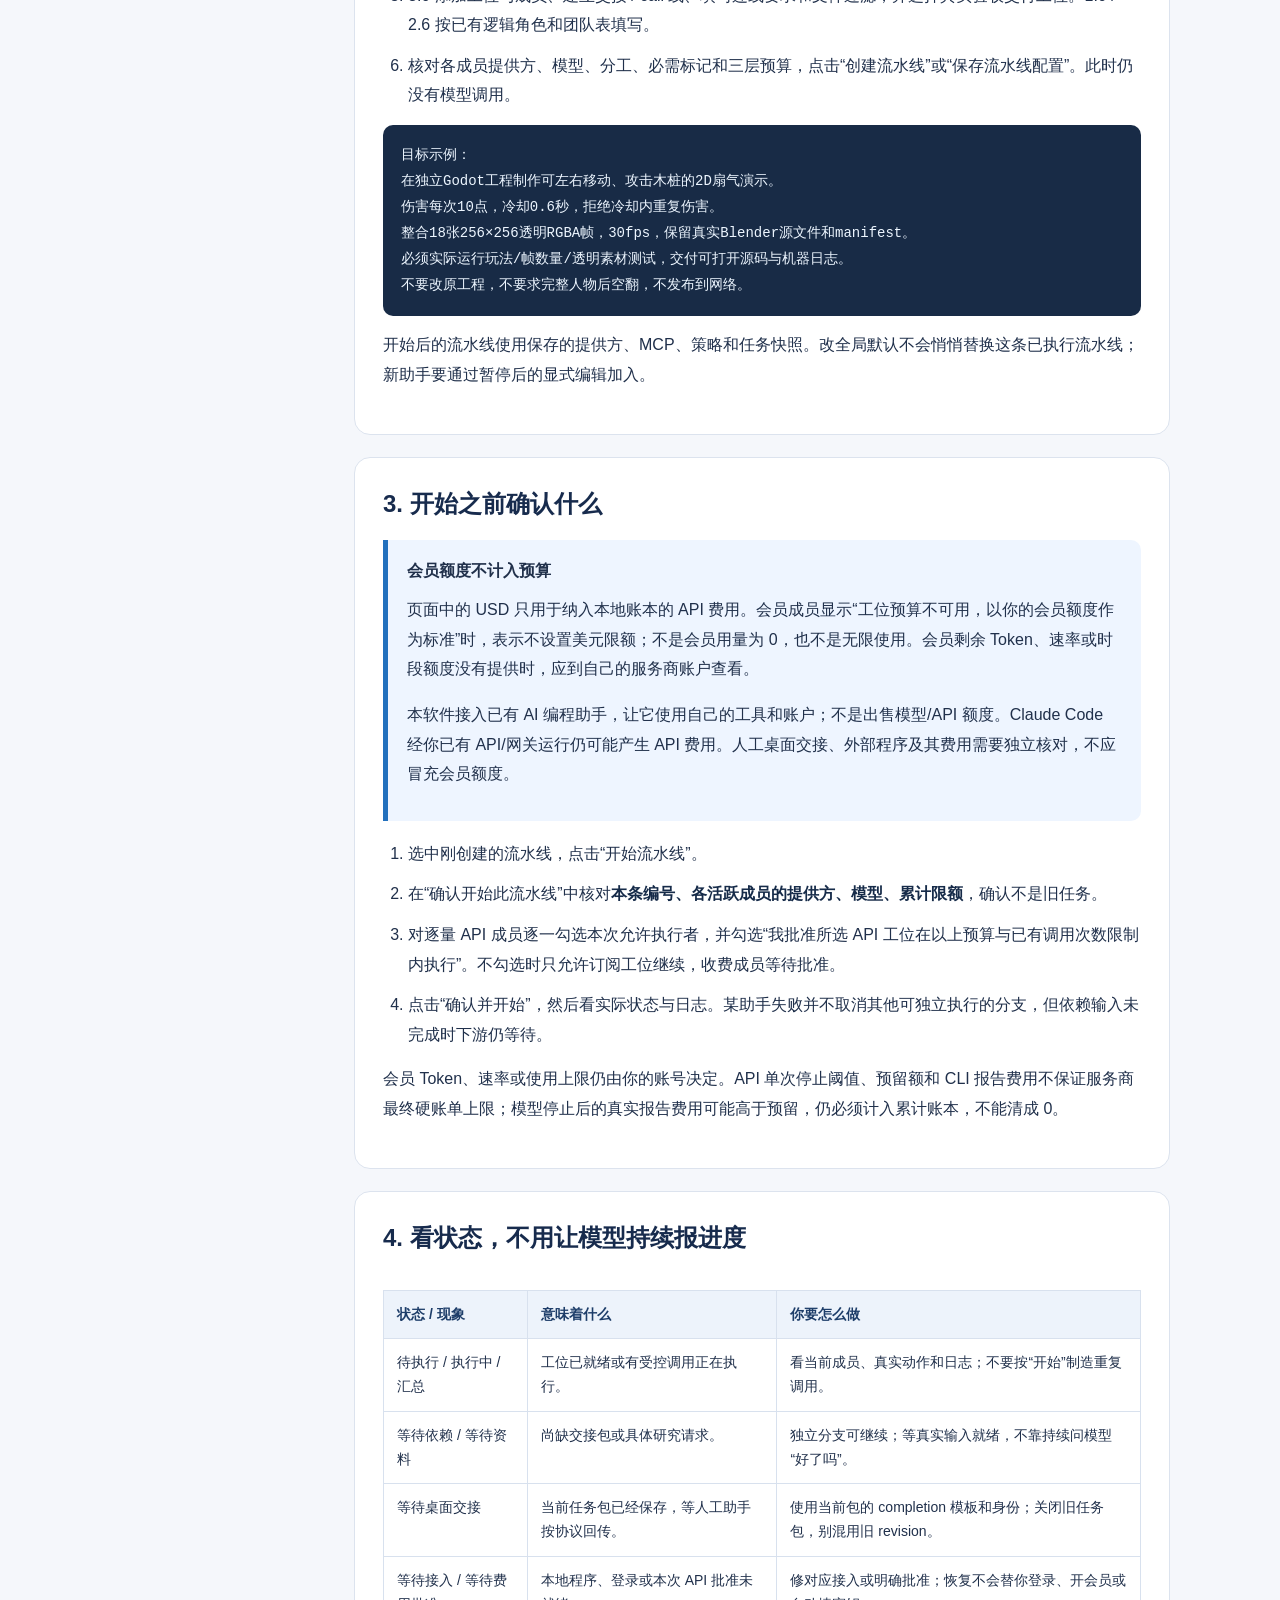
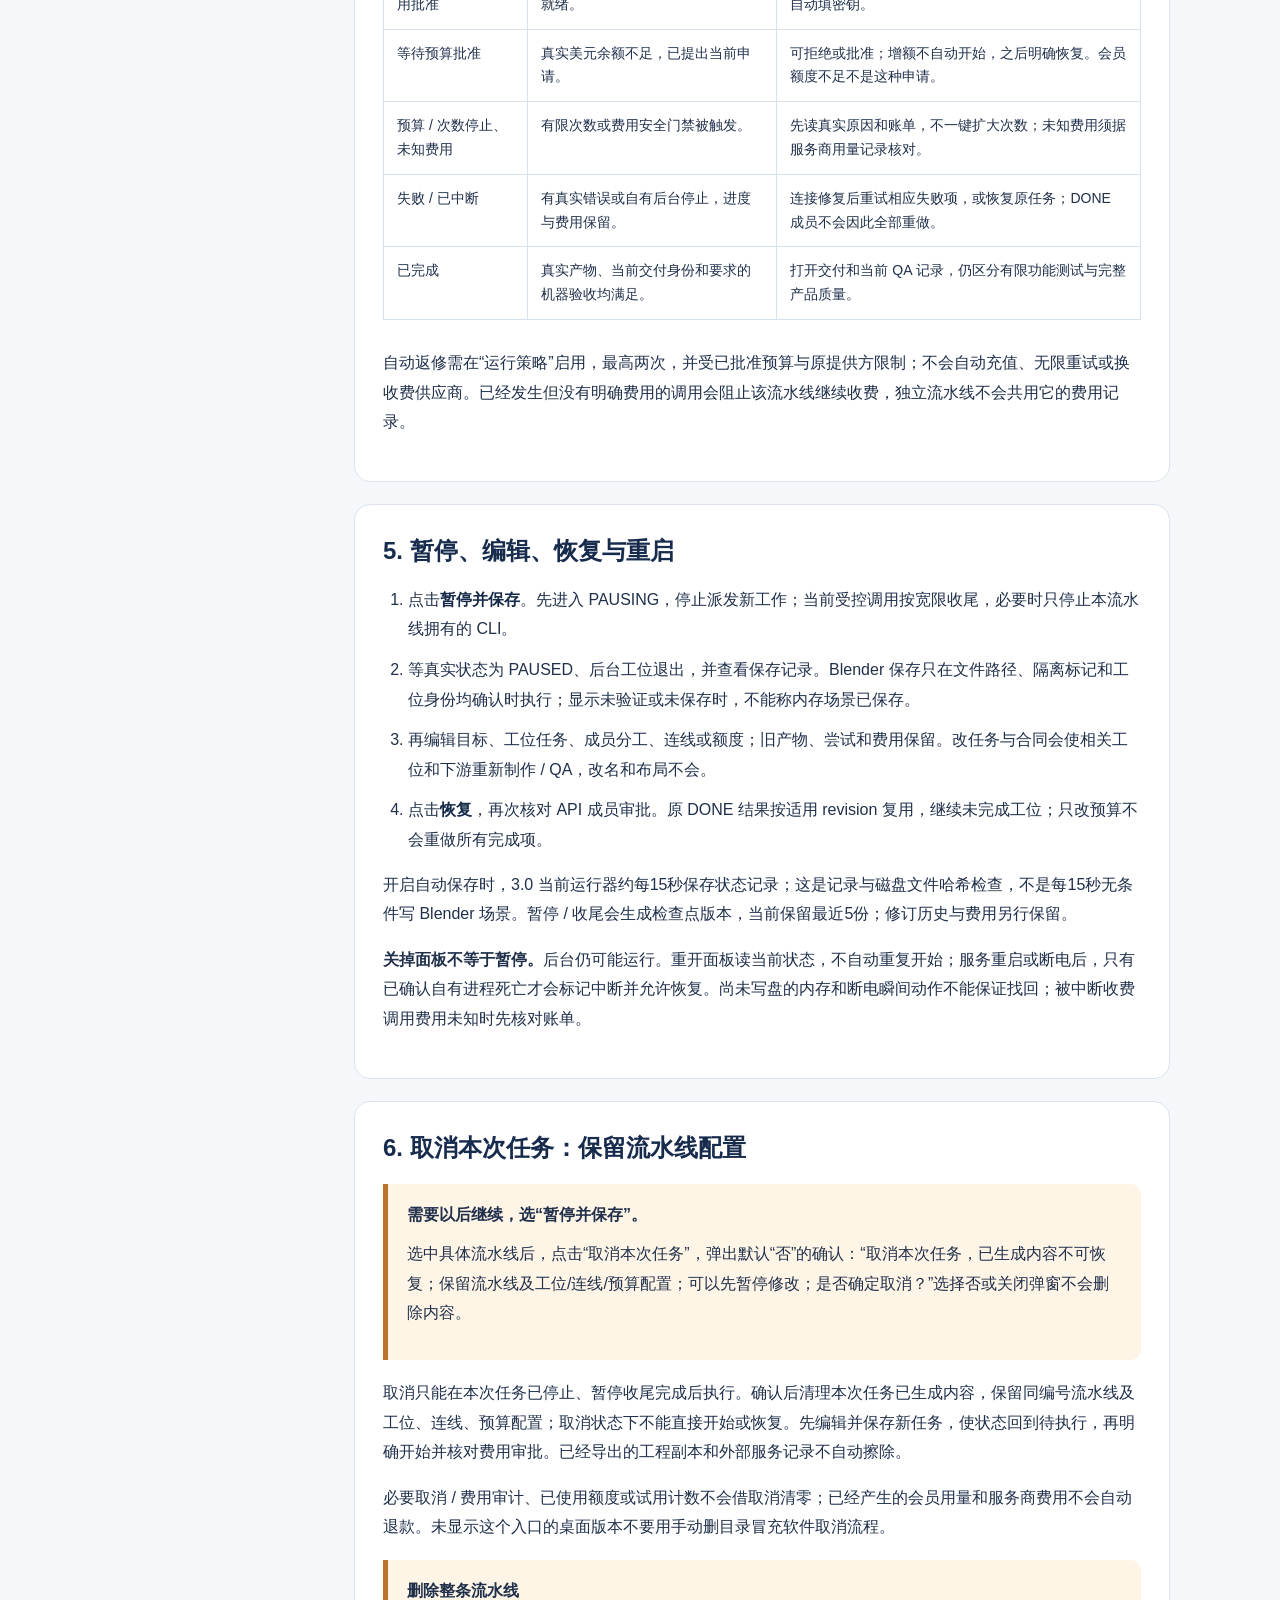
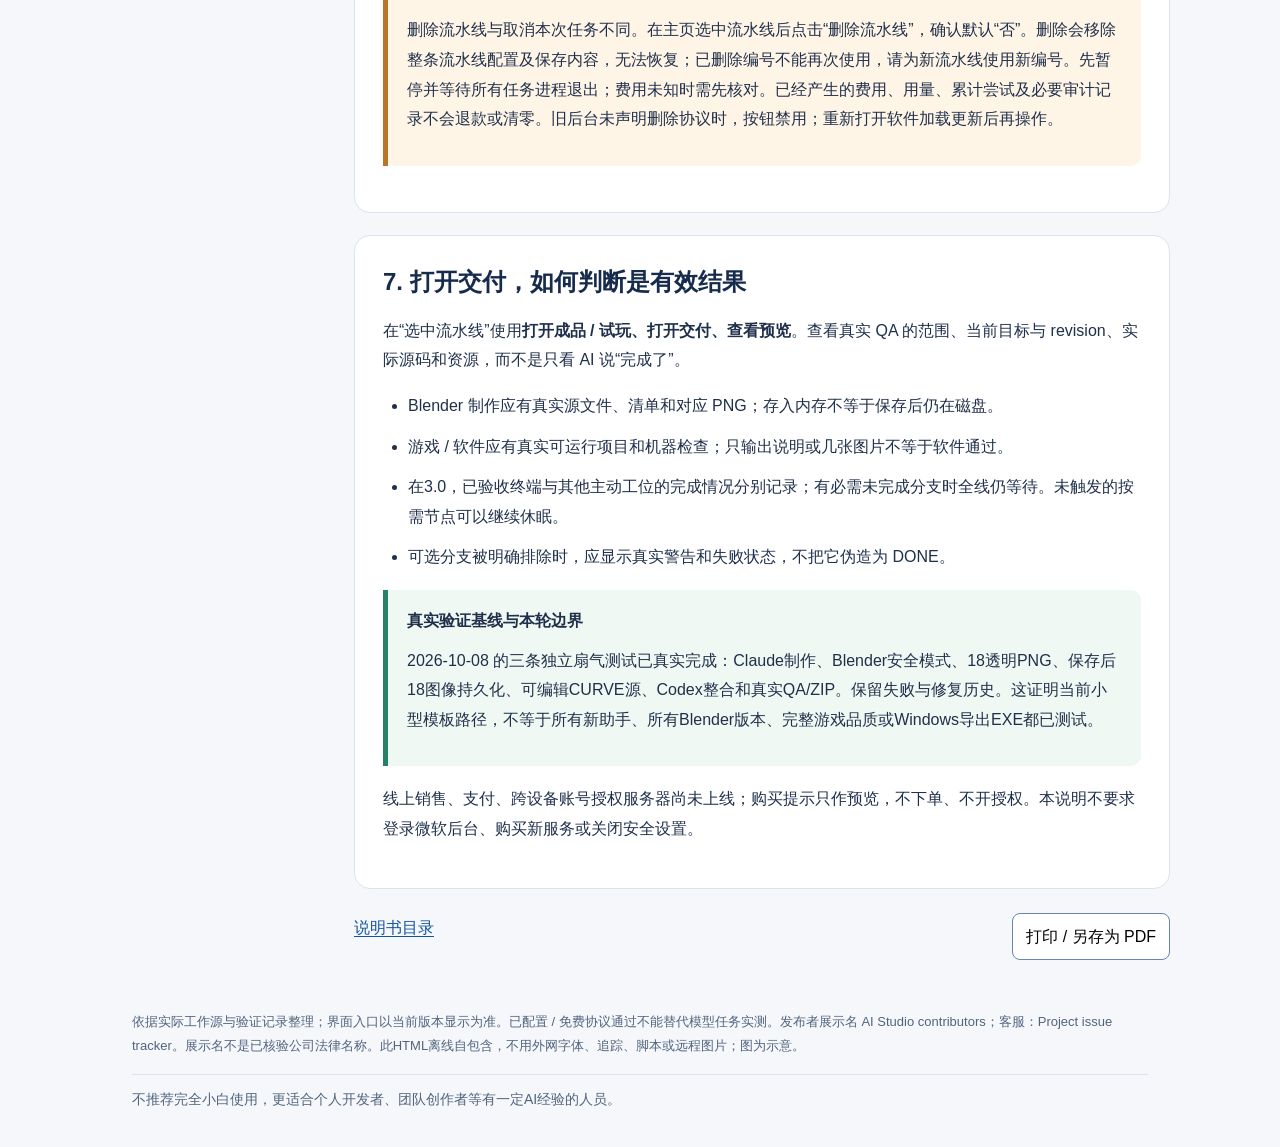
<file: client/ui/manuals/03_pipelines.html>
<!doctype html><html lang="zh-CN"><head><meta charset="utf-8"><meta name="viewport" content="width=device-width,initial-scale=1"><title>AI Studio · 如何创建流水线</title><style>*{box-sizing:border-box}html{scroll-behavior:smooth}body{margin:0;background:#f5f7fb;color:#20304b;font-family:"Microsoft YaHei","PingFang SC","Segoe UI",sans-serif;font-size:16px;line-height:1.85}a{color:#1354a2;text-decoration-thickness:1px;text-underline-offset:3px}header{background:#172b4d;color:#fff;padding:34px 24px}header .wrap{max-width:1060px;margin:auto}header a{color:#d7eaff}h1{font-size:32px;line-height:1.4;margin:12px 0}h2{font-size:24px;line-height:1.5;margin:0 0 16px;color:#172b4d}h3{font-size:19px;margin:24px 0 9px}p{margin:10px 0 16px}.subtitle{color:#d8e5f5;max-width:870px}.crumb{font-size:14px}.layout{max-width:1100px;margin:26px auto;display:grid;grid-template-columns:220px minmax(0,1fr);gap:24px;padding:0 20px}.toc{position:sticky;top:18px;align-self:start;background:white;border:1px solid #d9e1ee;border-radius:14px;padding:18px;font-size:14px}.toc strong{display:block;margin-bottom:12px}.toc a{display:block;margin:10px 0;text-decoration:none}.toc .other{border-top:1px solid #dde4ef;margin-top:16px;padding-top:12px}.section{background:white;border:1px solid #dce3ee;border-radius:16px;padding:28px;margin-bottom:22px;scroll-margin-top:18px}.note{border-left:5px solid #2270bd;background:#eef5ff;border-radius:0 10px 10px 0;padding:16px 19px;margin:18px 0}.warning{border-color:#ba7529;background:#fff5e7}.success{border-color:#278069;background:#eff8f3}.version{border:2px solid #5c66a0;background:#f4f4ff;border-radius:12px;padding:18px 20px;margin:20px 0}.version strong{color:#323d77}.tag{display:inline-block;border-radius:30px;padding:2px 10px;font-size:13px;background:#e9f0f8;color:#314764;margin:0 5px 5px 0}ol,ul{padding-left:25px;margin:15px 0}li{margin:11px 0}li strong{color:#162b49}table{border-collapse:collapse;width:100%;font-size:14px;line-height:1.7;margin:18px 0}th,td{border:1px solid #d8e1ee;padding:12px 13px;text-align:left;vertical-align:top;overflow-wrap:anywhere}th{background:#edf3fb;color:#1d3d69}.table-wrap{overflow:auto}code{font-family:Consolas,"Microsoft YaHei",monospace;font-size:.92em;background:#edf2f8;border-radius:5px;padding:2px 5px;overflow-wrap:anywhere}pre{white-space:pre-wrap;background:#182b46;color:#edf6ff;padding:18px;border-radius:10px;overflow-wrap:anywhere;font-family:Consolas,"Microsoft YaHei",monospace;font-size:14px}.figure{margin:22px 0;padding:16px;background:#f5f8fe;border:1px solid #dce5f3;border-radius:12px}svg{width:100%;height:auto;display:block}.caption{font-size:13px;color:#51647d;margin:12px 0 0}.cards{display:grid;grid-template-columns:repeat(3,minmax(0,1fr));gap:18px}.card{border:1px solid #d7e1ef;border-radius:14px;padding:22px;background:white}.card h2{font-size:21px}.card a{font-weight:bold}.steps{counter-reset:step}.footer{max-width:1060px;margin:20px auto 34px;padding:0 22px;color:#51647d;font-size:13px}.print{border:1px solid #6885af;border-radius:8px;background:white;padding:8px 13px;font:inherit;cursor:pointer}.meta{font-size:13px;color:#65778e}.bottomnav{display:flex;gap:15px;flex-wrap:wrap;justify-content:space-between;margin:24px 0}@media(max-width:800px){.layout{grid-template-columns:1fr}.toc{position:static}.cards{grid-template-columns:1fr}h1{font-size:27px}.section{padding:21px}.layout{padding:0 12px}th,td{padding:10px}}@media print{body{background:white;font-size:11pt}.layout{display:block;margin:0;padding:0}.toc,.print,.bottomnav{display:none}header{background:white;color:#152943;padding:5px 0 20px}header a,.subtitle{color:#20304b}.section{border:none;border-radius:0;padding:12px 0;margin:0;break-inside:auto}h2,h3{break-after:avoid}.figure,.note,.version,table{break-inside:avoid}.footer{padding:0;margin:20px 0}.cards{display:block}a{color:inherit}}.langbar{display:flex;gap:10px;flex-wrap:wrap;margin:15px 0}.langbar a{display:inline-block;padding:6px 13px;border:1px solid #90afd0;border-radius:7px;text-decoration:none}.langbar .active{background:#d8eaff;color:#183b64}.small{font-size:13px}.audience{font-size:14px;border-top:1px solid #dce3ee;padding-top:12px}.draft{border:2px solid #c98532;padding:16px;border-radius:12px;background:#fff5e7}.toc{max-height:calc(100vh - 36px);overflow:auto}html[lang="en"] body{font-family:"Segoe UI",Arial,sans-serif;line-height:1.7}html[lang="en"] .toc{font-size:13px}html[lang="en"] h1{font-size:30px}@media print{.langbar{display:none}.toc{max-height:none}}</style></head><body><aside class="note" lang="zh-CN">本源码仅限非商业使用；源自历史商业候选版本，本机控制器仍有运行数量限制，该限制不代表商业授权。购买、支付及跨设备授权服务尚未接通。4.0 完整程序的购买渠道和价格待正式公布。用户可以依法商业使用或销售自己创作的作品，作品权利不因使用本软件而转移；使用仍须符合第三方权利及服务条款。</aside><header><div class="wrap"><div class="crumb">AI STUDIO / <a href="index.html">说明书目录</a></div><h1>如何创建流水线</h1><p class="subtitle">创建、确认执行、按需等待、暂停恢复、取消与验收</p><nav class="langbar" aria-label="Language"><a lang="zh-CN" class="active" href="03_pipelines.html">中文</a><a lang="en" class="" href="03_pipelines.en.html">English</a></nav><span class="tag">2026-10-08</span><span class="tag">离线可用 · 可打印</span></div></header><div class="layout"><aside class="toc"><strong>本书导航</strong><a href="#prepare">1. 先准备一条小而可验收的任务</a><a href="#create">2. 按界面创建并保存</a><a href="#start">3. 开始之前确认什么</a><a href="#states">4. 看状态，不用让模型持续报进度</a><a href="#pause">5. 暂停、编辑、恢复与重启</a><a href="#cancel">6. 取消本次任务：保留流水线配置</a><a href="#accept">7. 打开交付，如何判断是有效结果</a><div class="other"><a href="01_connect_agents.html">如何接入智能体</a><a href="02_stations.html">工位使用说明</a></div></aside><article><div class="note"><h2>关闭与取消本次任务</h2><p>只关闭界面，后台继续运行；退出后台默认请求暂停并保存，重开后不会自动恢复。取消只针对本次任务：已生成内容不可恢复，流水线、工位、连线及预算配置保留；先编辑并保存新任务，再明确开始。历史费用、用量和尝试不会退款或清零。</p></div><section class="section" id="prepare"><h2>1. 先准备一条小而可验收的任务</h2><p>首次建议使用“扇气 Demo · 验证模板”，先验证接入、真实资源、交接与验收，再投入原项目。新流水线创建在独立目录，不覆盖原游戏工程。</p><p>先完成<a href="01_connect_agents.html">智能体接入说明</a>的登记与本地检查；自由图设计可参考<a href="02_stations.html">工位使用说明</a>。创建、保存、刷新面板不会调用模型。</p><figure class="figure"><svg viewBox="0 0 800 240" role="img" aria-label="流水线生命周期示意：创建保存、确认开始、执行或等待、暂停保存和明确恢复、真实验收交付"><defs><marker id="d" markerWidth="8" markerHeight="8" refX="7" refY="4" orient="auto"><path d="M0 0L8 4L0 8Z" fill="#36659b"/></marker></defs><g font-family="Microsoft YaHei,sans-serif" text-anchor="middle"><path d="M157 72H210 M367 72H420 M577 72H630" stroke="#36659b" stroke-width="3" marker-end="url(#d)"/><g fill="#fff" stroke="#9db6d6" stroke-width="2"><rect x="12" y="24" width="145" height="97" rx="12"/><rect x="210" y="24" width="157" height="97" rx="12"/><rect x="420" y="24" width="157" height="97" rx="12"/><rect x="630" y="24" width="157" height="97" rx="12"/></g><g fill="#183b64" font-size="17"><text x="84" y="60">创建 + 保存</text><text x="84" y="89">此时不调用模型</text><text x="288" y="60">确认并开始</text><text x="288" y="89">逐收费成员批准</text><text x="499" y="60">执行 / 等待</text><text x="499" y="89">就绪才调用模型</text><text x="708" y="60">真实验收交付</text><text x="708" y="89">不是口头“完成”</text></g><path d="M499 122V156" stroke="#36659b" stroke-width="2" marker-end="url(#d)"/><rect x="286" y="158" width="420" height="58" rx="11" fill="#eff8f3" stroke="#98bfb2"/><text x="496" y="183" font-size="16" fill="#235846">暂停并保存 → 确认已暂停 → 编辑 / 核对费用</text><text x="496" y="204" font-size="14" fill="#235846">明确恢复后继续；旧产物、尝试和费用不清零</text></g></svg><figcaption class="caption">生命周期示意。等待资料或交接时结束模型调用，依赖就绪和批准后才继续。</figcaption></figure></section><section class="section" id="create"><h2>2. 按界面创建并保存</h2><ol><li>在“流水线”点击“＋ 新建流水线”，进入“新建 / 编辑”。</li><li>填写<strong>流水线编号</strong>：以字母或数字开头，后续使用字母、数字、下划线、短横线，最多64个字符，例如 <code>my-fan-001</code>。已有目录不会覆盖；已取消本次任务的流水线保留，保存新任务后可再次使用。</li><li>选择<strong>任务类型</strong>：扇气验证模板、自定义 Godot 游戏，或软件（Python / HTML / Node）。填写<strong>项目目标与验收条件</strong>。</li><li>填写本条<strong>流水线总 API 预算</strong>。界面默认数值仅是预填，不是软件替你充值或批准费用；会员额度另算。</li><li>3.0 添加工位与成员、建立交接 / call 线、填写连线要求和文件过滤，并选择真实验收交付工位。1.0 / 2.6 按已有逻辑角色和团队表填写。</li><li>核对各成员提供方、模型、分工、必需标记和三层预算，点击“创建流水线”或“保存流水线配置”。此时仍没有模型调用。</li></ol><pre>目标示例：
在独立Godot工程制作可左右移动、攻击木桩的2D扇气演示。
伤害每次10点，冷却0.6秒，拒绝冷却内重复伤害。
整合18张256×256透明RGBA帧，30fps，保留真实Blender源文件和manifest。
必须实际运行玩法/帧数量/透明素材测试，交付可打开源码与机器日志。
不要改原工程，不要求完整人物后空翻，不发布到网络。</pre><p>开始后的流水线使用保存的提供方、MCP、策略和任务快照。改全局默认不会悄悄替换这条已执行流水线；新助手要通过暂停后的显式编辑加入。</p></section><section class="section" id="start"><h2>3. 开始之前确认什么</h2><div class="note"><strong>会员额度不计入预算</strong><p>页面中的 USD 只用于纳入本地账本的 API 费用。会员成员显示“工位预算不可用，以你的会员额度作为标准”时，表示不设置美元限额；不是会员用量为 0，也不是无限使用。会员剩余 Token、速率或时段额度没有提供时，应到自己的服务商账户查看。</p><p>本软件接入已有 AI 编程助手，让它使用自己的工具和账户；不是出售模型/API 额度。Claude Code 经你已有 API/网关运行仍可能产生 API 费用。人工桌面交接、外部程序及其费用需要独立核对，不应冒充会员额度。</p></div><ol><li>选中刚创建的流水线，点击“开始流水线”。</li><li>在“确认开始此流水线”中核对<strong>本条编号、各活跃成员的提供方、模型、累计限额</strong>，确认不是旧任务。</li><li>对逐量 API 成员逐一勾选本次允许执行者，并勾选“我批准所选 API 工位在以上预算与已有调用次数限制内执行”。不勾选时只允许订阅工位继续，收费成员等待批准。</li><li>点击“确认并开始”，然后看实际状态与日志。某助手失败并不取消其他可独立执行的分支，但依赖输入未完成时下游仍等待。</li></ol><p>会员 Token、速率或使用上限仍由你的账号决定。API 单次停止阈值、预留额和 CLI 报告费用不保证服务商最终硬账单上限；模型停止后的真实报告费用可能高于预留，仍必须计入累计账本，不能清成 0。</p></section><section class="section" id="states"><h2>4. 看状态，不用让模型持续报进度</h2><div class="table-wrap"><table><thead><tr><th>状态 / 现象</th><th>意味着什么</th><th>你要怎么做</th></tr></thead><tbody><tr><td>待执行 / 执行中 / 汇总</td><td>工位已就绪或有受控调用正在执行。</td><td>看当前成员、真实动作和日志；不要按“开始”制造重复调用。</td></tr><tr><td>等待依赖 / 等待资料</td><td>尚缺交接包或具体研究请求。</td><td>独立分支可继续；等真实输入就绪，不靠持续问模型“好了吗”。</td></tr><tr><td>等待桌面交接</td><td>当前任务包已经保存，等人工助手按协议回传。</td><td>使用当前包的 completion 模板和身份；关闭旧任务包，别混用旧 revision。</td></tr><tr><td>等待接入 / 等待费用批准</td><td>本地程序、登录或本次 API 批准未就绪。</td><td>修对应接入或明确批准；恢复不会替你登录、开会员或自动填密钥。</td></tr><tr><td>等待预算批准</td><td>真实美元余额不足，已提出当前申请。</td><td>可拒绝或批准；增额不自动开始，之后明确恢复。会员额度不足不是这种申请。</td></tr><tr><td>预算 / 次数停止、未知费用</td><td>有限次数或费用安全门禁被触发。</td><td>先读真实原因和账单，不一键扩大次数；未知费用须据服务商用量记录核对。</td></tr><tr><td>失败 / 已中断</td><td>有真实错误或自有后台停止，进度与费用保留。</td><td>连接修复后重试相应失败项，或恢复原任务；DONE 成员不会因此全部重做。</td></tr><tr><td>已完成</td><td>真实产物、当前交付身份和要求的机器验收均满足。</td><td>打开交付和当前 QA 记录，仍区分有限功能测试与完整产品质量。</td></tr></tbody></table></div><p>自动返修需在“运行策略”启用，最高两次，并受已批准预算与原提供方限制；不会自动充值、无限重试或换收费供应商。已经发生但没有明确费用的调用会阻止该流水线继续收费，独立流水线不会共用它的费用记录。</p></section><section class="section" id="pause"><h2>5. 暂停、编辑、恢复与重启</h2><ol><li>点击<strong>暂停并保存</strong>。先进入 PAUSING，停止派发新工作；当前受控调用按宽限收尾，必要时只停止本流水线拥有的 CLI。</li><li>等真实状态为 PAUSED、后台工位退出，并查看保存记录。Blender 保存只在文件路径、隔离标记和工位身份均确认时执行；显示未验证或未保存时，不能称内存场景已保存。</li><li>再编辑目标、工位任务、成员分工、连线或额度；旧产物、尝试和费用保留。改任务与合同会使相关工位和下游重新制作 / QA，改名和布局不会。</li><li>点击<strong>恢复</strong>，再次核对 API 成员审批。原 DONE 结果按适用 revision 复用，继续未完成工位；只改预算不会重做所有完成项。</li></ol><p>开启自动保存时，3.0 当前运行器约每15秒保存状态记录；这是记录与磁盘文件哈希检查，不是每15秒无条件写 Blender 场景。暂停 / 收尾会生成检查点版本，当前保留最近5份；修订历史与费用另行保留。</p><p><strong>关掉面板不等于暂停。</strong>后台仍可能运行。重开面板读当前状态，不自动重复开始；服务重启或断电后，只有已确认自有进程死亡才会标记中断并允许恢复。尚未写盘的内存和断电瞬间动作不能保证找回；被中断收费调用费用未知时先核对账单。</p></section><section class="section" id="cancel"><h2>6. 取消本次任务：保留流水线配置</h2><div class="note warning"><strong>需要以后继续，选“暂停并保存”。</strong><p>选中具体流水线后，点击“取消本次任务”，弹出默认“否”的确认：“取消本次任务，已生成内容不可恢复；保留流水线及工位/连线/预算配置；可以先暂停修改；是否确定取消？”选择否或关闭弹窗不会删除内容。</p></div><p>取消只能在本次任务已停止、暂停收尾完成后执行。确认后清理本次任务已生成内容，保留同编号流水线及工位、连线、预算配置；取消状态下不能直接开始或恢复。先编辑并保存新任务，使状态回到待执行，再明确开始并核对费用审批。已经导出的工程副本和外部服务记录不自动擦除。</p><p>必要取消 / 费用审计、已使用额度或试用计数不会借取消清零；已经产生的会员用量和服务商费用不会自动退款。未显示这个入口的桌面版本不要用手动删目录冒充软件取消流程。</p><div class="note warning" id="pipeline-deletion-note"><strong>删除整条流水线</strong><p>删除流水线与取消本次任务不同。在主页选中流水线后点击“删除流水线”，确认默认“否”。删除会移除整条流水线配置及保存内容，无法恢复；已删除编号不能再次使用，请为新流水线使用新编号。先暂停并等待所有任务进程退出；费用未知时需先核对。已经产生的费用、用量、累计尝试及必要审计记录不会退款或清零。旧后台未声明删除协议时，按钮禁用；重新打开软件加载更新后再操作。</p></div></section><section class="section" id="accept"><h2>7. 打开交付，如何判断是有效结果</h2><p>在“选中流水线”使用<strong>打开成品 / 试玩、打开交付、查看预览</strong>。查看真实 QA 的范围、当前目标与 revision、实际源码和资源，而不是只看 AI 说“完成了”。</p><ul><li>Blender 制作应有真实源文件、清单和对应 PNG；存入内存不等于保存后仍在磁盘。</li><li>游戏 / 软件应有真实可运行项目和机器检查；只输出说明或几张图片不等于软件通过。</li><li>在3.0，已验收终端与其他主动工位的完成情况分别记录；有必需未完成分支时全线仍等待。未触发的按需节点可以继续休眠。</li><li>可选分支被明确排除时，应显示真实警告和失败状态，不把它伪造为 DONE。</li></ul><div class="note success"><strong>真实验证基线与本轮边界</strong><p>2026-10-08 的三条独立扇气测试已真实完成：Claude制作、Blender安全模式、18透明PNG、保存后18图像持久化、可编辑CURVE源、Codex整合和真实QA/ZIP。保留失败与修复历史。这证明当前小型模板路径，不等于所有新助手、所有Blender版本、完整游戏品质或Windows导出EXE都已测试。</p></div><p>线上销售、支付、跨设备账号授权服务器尚未上线；购买提示只作预览，不下单、不开授权。本说明不要求登录微软后台、购买新服务或关闭安全设置。</p></section><div class="bottomnav"><a href="index.html">说明书目录</a><button class="print" type="button" onclick="window.print()">打印 / 另存为 PDF</button></div></article></div><footer class="footer"><p>依据实际工作源与验证记录整理；界面入口以当前版本显示为准。已配置 / 免费协议通过不能替代模型任务实测。发布者展示名 AI Studio contributors；客服：Project issue tracker。展示名不是已核验公司法律名称。此HTML离线自包含，不用外网字体、追踪、脚本或远程图片；图为示意。</p><p class="audience">不推荐完全小白使用，更适合个人开发者、团队创作者等有一定AI经验的人员。</p></footer></body></html>
</file>
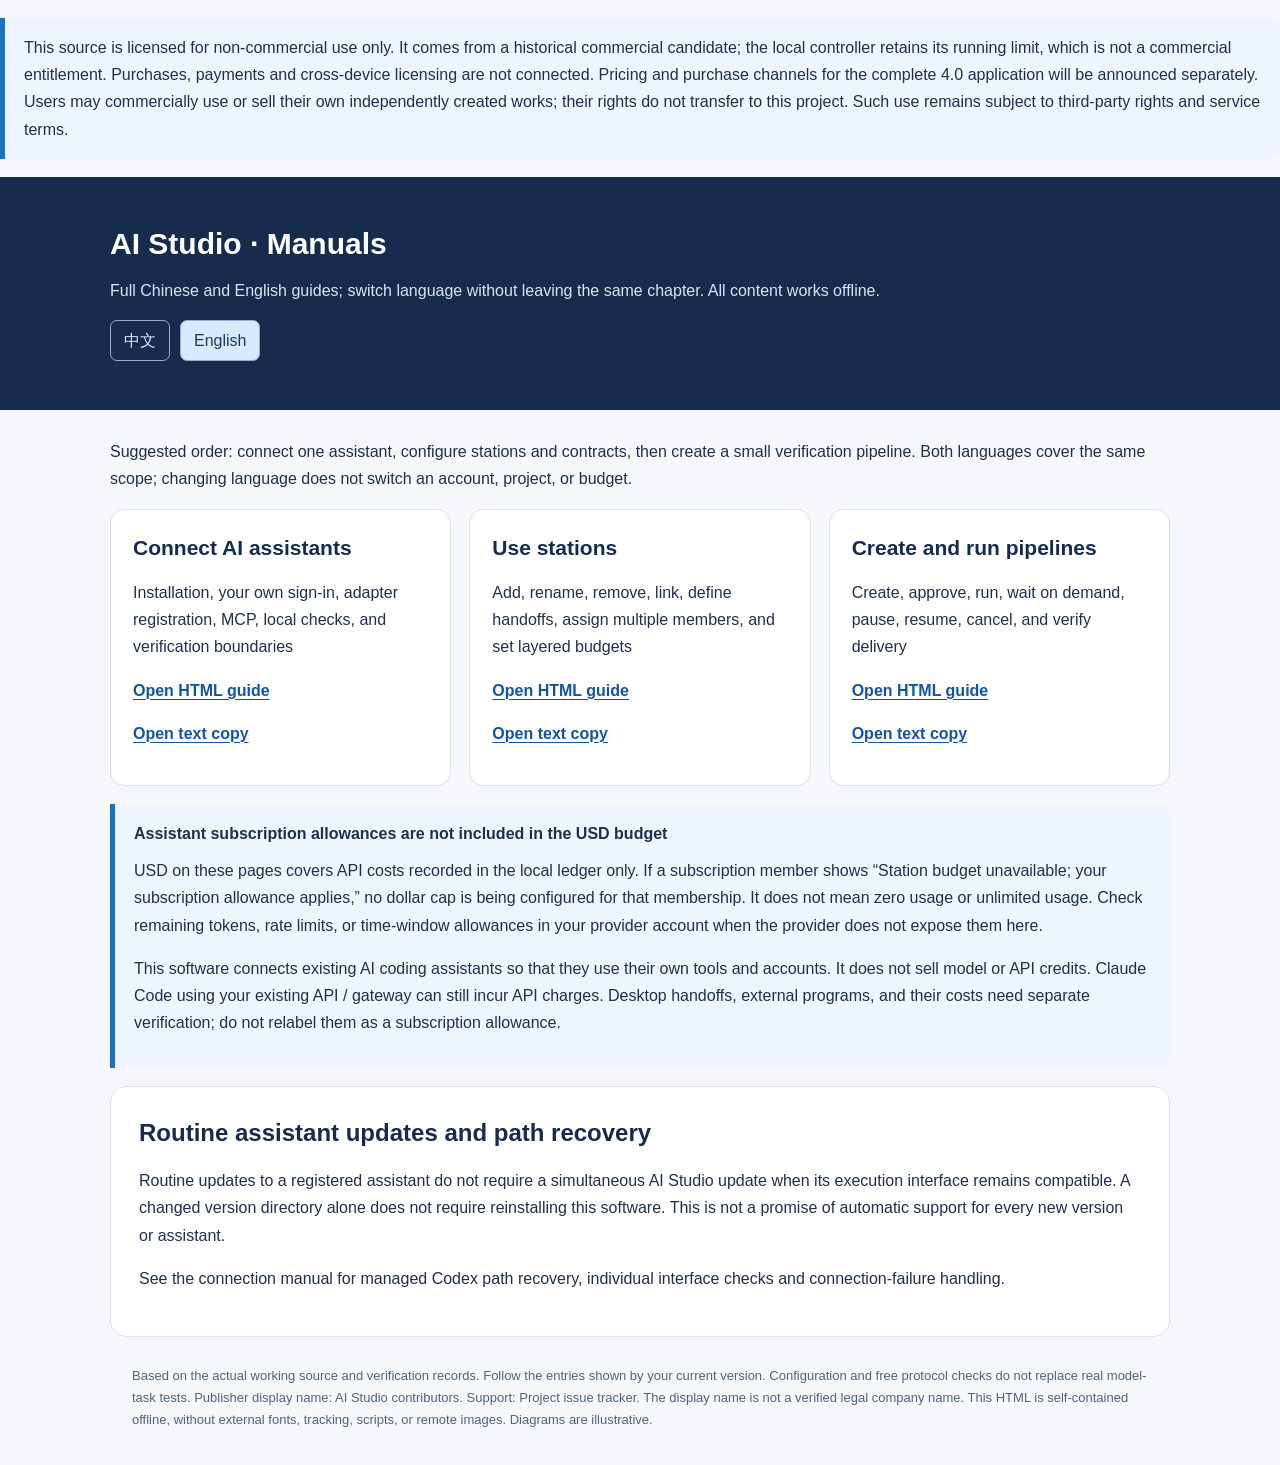
<file: client/ui/manuals/index.en.html>
<!doctype html><html lang="en"><head><meta charset="utf-8"><meta name="viewport" content="width=device-width,initial-scale=1"><title>AI Studio · Manuals</title><style>*{box-sizing:border-box}html{scroll-behavior:smooth}body{margin:0;background:#f5f7fb;color:#20304b;font-family:"Microsoft YaHei","PingFang SC","Segoe UI",sans-serif;font-size:16px;line-height:1.85}a{color:#1354a2;text-decoration-thickness:1px;text-underline-offset:3px}header{background:#172b4d;color:#fff;padding:34px 24px}header .wrap{max-width:1060px;margin:auto}header a{color:#d7eaff}h1{font-size:32px;line-height:1.4;margin:12px 0}h2{font-size:24px;line-height:1.5;margin:0 0 16px;color:#172b4d}h3{font-size:19px;margin:24px 0 9px}p{margin:10px 0 16px}.subtitle{color:#d8e5f5;max-width:870px}.crumb{font-size:14px}.layout{max-width:1100px;margin:26px auto;display:grid;grid-template-columns:220px minmax(0,1fr);gap:24px;padding:0 20px}.toc{position:sticky;top:18px;align-self:start;background:white;border:1px solid #d9e1ee;border-radius:14px;padding:18px;font-size:14px}.toc strong{display:block;margin-bottom:12px}.toc a{display:block;margin:10px 0;text-decoration:none}.toc .other{border-top:1px solid #dde4ef;margin-top:16px;padding-top:12px}.section{background:white;border:1px solid #dce3ee;border-radius:16px;padding:28px;margin-bottom:22px;scroll-margin-top:18px}.note{border-left:5px solid #2270bd;background:#eef5ff;border-radius:0 10px 10px 0;padding:16px 19px;margin:18px 0}.warning{border-color:#ba7529;background:#fff5e7}.success{border-color:#278069;background:#eff8f3}.version{border:2px solid #5c66a0;background:#f4f4ff;border-radius:12px;padding:18px 20px;margin:20px 0}.version strong{color:#323d77}.tag{display:inline-block;border-radius:30px;padding:2px 10px;font-size:13px;background:#e9f0f8;color:#314764;margin:0 5px 5px 0}ol,ul{padding-left:25px;margin:15px 0}li{margin:11px 0}li strong{color:#162b49}table{border-collapse:collapse;width:100%;font-size:14px;line-height:1.7;margin:18px 0}th,td{border:1px solid #d8e1ee;padding:12px 13px;text-align:left;vertical-align:top;overflow-wrap:anywhere}th{background:#edf3fb;color:#1d3d69}.table-wrap{overflow:auto}code{font-family:Consolas,"Microsoft YaHei",monospace;font-size:.92em;background:#edf2f8;border-radius:5px;padding:2px 5px;overflow-wrap:anywhere}pre{white-space:pre-wrap;background:#182b46;color:#edf6ff;padding:18px;border-radius:10px;overflow-wrap:anywhere;font-family:Consolas,"Microsoft YaHei",monospace;font-size:14px}.figure{margin:22px 0;padding:16px;background:#f5f8fe;border:1px solid #dce5f3;border-radius:12px}svg{width:100%;height:auto;display:block}.caption{font-size:13px;color:#51647d;margin:12px 0 0}.cards{display:grid;grid-template-columns:repeat(3,minmax(0,1fr));gap:18px}.card{border:1px solid #d7e1ef;border-radius:14px;padding:22px;background:white}.card h2{font-size:21px}.card a{font-weight:bold}.steps{counter-reset:step}.footer{max-width:1060px;margin:20px auto 34px;padding:0 22px;color:#51647d;font-size:13px}.print{border:1px solid #6885af;border-radius:8px;background:white;padding:8px 13px;font:inherit;cursor:pointer}.meta{font-size:13px;color:#65778e}.bottomnav{display:flex;gap:15px;flex-wrap:wrap;justify-content:space-between;margin:24px 0}@media(max-width:800px){.layout{grid-template-columns:1fr}.toc{position:static}.cards{grid-template-columns:1fr}h1{font-size:27px}.section{padding:21px}.layout{padding:0 12px}th,td{padding:10px}}@media print{body{background:white;font-size:11pt}.layout{display:block;margin:0;padding:0}.toc,.print,.bottomnav{display:none}header{background:white;color:#152943;padding:5px 0 20px}header a,.subtitle{color:#20304b}.section{border:none;border-radius:0;padding:12px 0;margin:0;break-inside:auto}h2,h3{break-after:avoid}.figure,.note,.version,table{break-inside:avoid}.footer{padding:0;margin:20px 0}.cards{display:block}a{color:inherit}}.langbar{display:flex;gap:10px;flex-wrap:wrap;margin:15px 0}.langbar a{display:inline-block;padding:6px 13px;border:1px solid #90afd0;border-radius:7px;text-decoration:none}.langbar .active{background:#d8eaff;color:#183b64}.small{font-size:13px}.audience{font-size:14px;border-top:1px solid #dce3ee;padding-top:12px}.draft{border:2px solid #c98532;padding:16px;border-radius:12px;background:#fff5e7}.toc{max-height:calc(100vh - 36px);overflow:auto}html[lang="en"] body{font-family:"Segoe UI",Arial,sans-serif;line-height:1.7}html[lang="en"] .toc{font-size:13px}html[lang="en"] h1{font-size:30px}@media print{.langbar{display:none}.toc{max-height:none}}</style></head><body><aside class="note" lang="en">This source is licensed for non-commercial use only. It comes from a historical commercial candidate; the local controller retains its running limit, which is not a commercial entitlement. Purchases, payments and cross-device licensing are not connected. Pricing and purchase channels for the complete 4.0 application will be announced separately. Users may commercially use or sell their own independently created works; their rights do not transfer to this project. Such use remains subject to third-party rights and service terms.</aside><header><div class="wrap"><h1>AI Studio · Manuals</h1><p class="subtitle">Full Chinese and English guides; switch language without leaving the same chapter. All content works offline.</p><nav class="langbar" aria-label="Language"><a lang="zh-CN" class="" href="index.html">中文</a><a lang="en" class="active" href="index.en.html">English</a></nav></div></header><main style="max-width:1100px;margin:28px auto;padding:0 20px"><p>Suggested order: connect one assistant, configure stations and contracts, then create a small verification pipeline. Both languages cover the same scope; changing language does not switch an account, project, or budget.</p><div class="cards"><div class="card"><h2>Connect AI assistants</h2><p>Installation, your own sign-in, adapter registration, MCP, local checks, and verification boundaries</p><p><a href="01_connect_agents.en.html">Open HTML guide</a></p><p><a href="01_connect_agents_en.txt">Open text copy</a></p></div><div class="card"><h2>Use stations</h2><p>Add, rename, remove, link, define handoffs, assign multiple members, and set layered budgets</p><p><a href="02_stations.en.html">Open HTML guide</a></p><p><a href="02_stations_en.txt">Open text copy</a></p></div><div class="card"><h2>Create and run pipelines</h2><p>Create, approve, run, wait on demand, pause, resume, cancel, and verify delivery</p><p><a href="03_pipelines.en.html">Open HTML guide</a></p><p><a href="03_pipelines_en.txt">Open text copy</a></p></div></div><div class="note"><strong>Assistant subscription allowances are not included in the USD budget</strong>
<p>USD on these pages covers API costs recorded in the local ledger only. If a subscription member shows “Station budget unavailable; your subscription allowance applies,” no dollar cap is being configured for that membership. It does not mean zero usage or unlimited usage. Check remaining tokens, rate limits, or time-window allowances in your provider account when the provider does not expose them here.</p>
<p>This software connects existing AI coding assistants so that they use their own tools and accounts. It does not sell model or API credits. Claude Code using your existing API / gateway can still incur API charges. Desktop handoffs, external programs, and their costs need separate verification; do not relabel them as a subscription allowance.</p></div><section class="section" id="assistant-compatibility-update-20261010"><h2>Routine assistant updates and path recovery</h2><p>Routine updates to a registered assistant do not require a simultaneous AI Studio update when its execution interface remains compatible. A changed version directory alone does not require reinstalling this software. This is not a promise of automatic support for every new version or assistant.</p><p>See the connection manual for managed Codex path recovery, individual interface checks and connection-failure handling.</p></section></main><footer class="footer"><p>Based on the actual working source and verification records. Follow the entries shown by your current version. Configuration and free protocol checks do not replace real model-task tests. Publisher display name: AI Studio contributors. Support: Project issue tracker. The display name is not a verified legal company name. This HTML is self-contained offline, without external fonts, tracking, scripts, or remote images. Diagrams are illustrative.</p></footer></body></html>
</file>
